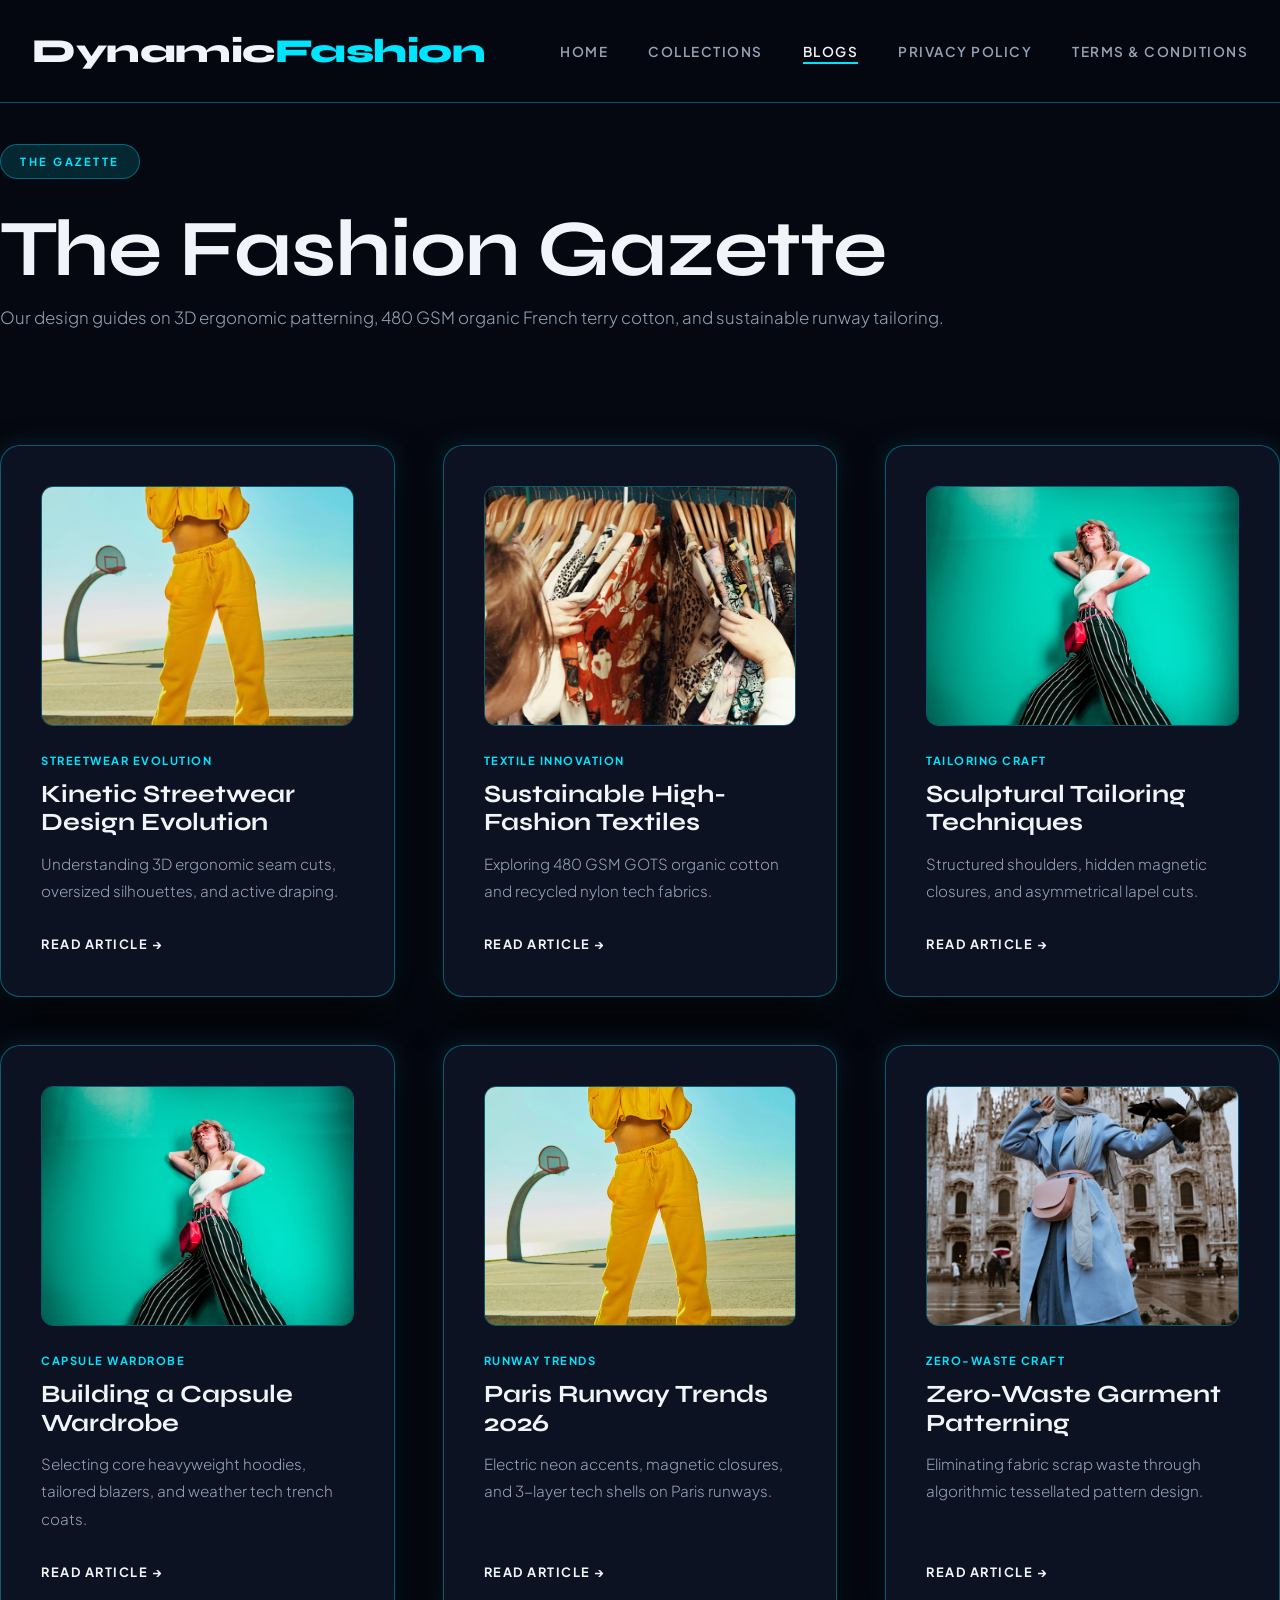
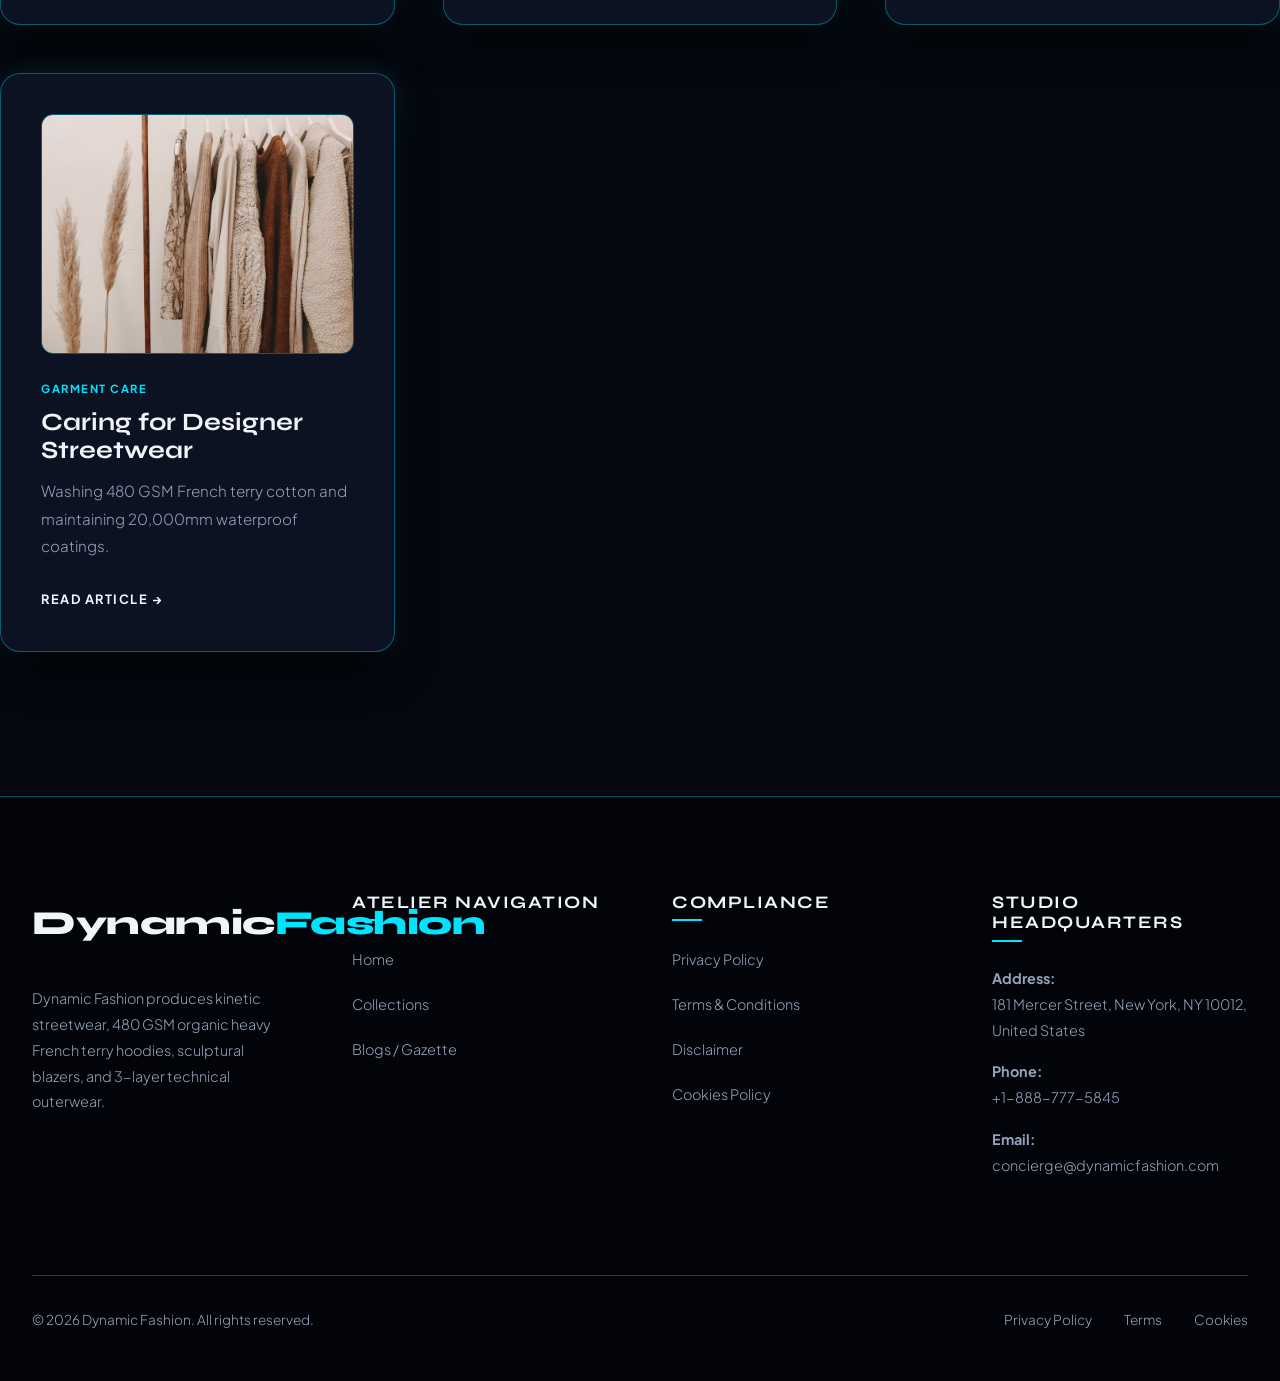
<file: blog/index.html>
<!DOCTYPE html>
<html lang="en">
<head>
    <!-- Google tag (gtag.js) -->
    <script async src="https://www.googletagmanager.com/gtag/js?id=G-0LY0HY7L01"></script>
    <script>
      window.dataLayer = window.dataLayer || [];
      function gtag(){dataLayer.push(arguments);}
      gtag('js', new Date());

      gtag('config', 'G-0LY0HY7L01');
    </script>
    <meta charset="UTF-8">
    <meta name="viewport" content="width=device-width, initial-scale=1.0">
    <meta name="description" content="The Fashion Gazette. Expert articles on kinetic streetwear design, 3D ergonomic patterning, 480 GSM organic cotton, and zero-waste tailoring.">
    <title>The Fashion Gazette | Dynamic Fashion</title>
    <link rel="stylesheet" href="../style.css">
</head>
<body>

    <!-- Header Navigation -->
    <header>
        <nav class="navbar">
            <a href="../index.php" class="logo">Dynamic<span>Fashion</span></a>
            <ul class="nav-links">
                <li><a href="../index.php">Home</a></li>
                <li><a href="../collections.html">Collections</a></li>
                <li><a href="index.html" class="active">Blogs</a></li>
                <li><a href="../privacy-policy.html">Privacy Policy</a></li>
                <li><a href="../terms.html">Terms & Conditions</a></li>
            </ul>
            <button class="menu-btn" aria-label="Toggle Navigation">
                <span></span>
                <span></span>
                <span></span>
            </button>
        </nav>
    </header>

    <!-- Main Content -->
    <main style="padding-top: 9rem; max-width: 1280px; margin: 0 auto;">
        
        <div class="section-title reveal-item">
            <span class="hero-badge">THE GAZETTE</span>
            <h1>The Fashion Gazette</h1>
            <p>Our design guides on 3D ergonomic patterning, 480 GSM organic French terry cotton, and sustainable runway tailoring.</p>
        </div>

        <section style="padding: 3rem 0 9rem;">
            <div class="features-grid">
                
                <!-- Blog 1 -->
                <div class="luxury-card reveal-item">
                    <div class="feature-img-wrapper">
                        <img src="../img/journal1.jpg" alt="The evolution of kinetic streetwear and 3D ergonomic patterning" loading="lazy">
                    </div>
                    <div class="feature-content">
                        <span class="blog-tag">Streetwear Evolution</span>
                        <h3>Kinetic Streetwear Design Evolution</h3>
                        <p class="blog-excerpt">Understanding 3D ergonomic seam cuts, oversized silhouettes, and active draping.</p>
                        <a href="kinetic-streetwear-design-evolution.html" class="blog-link">Read Article &rarr;</a>
                    </div>
                </div>

                <!-- Blog 2 -->
                <div class="luxury-card reveal-item">
                    <div class="feature-img-wrapper">
                        <img src="../img/craft.jpg" alt="Sustainable organic cotton and recycled nylon high fashion textiles" loading="lazy">
                    </div>
                    <div class="feature-content">
                        <span class="blog-tag">Textile Innovation</span>
                        <h3>Sustainable High-Fashion Textiles</h3>
                        <p class="blog-excerpt">Exploring 480 GSM GOTS organic cotton and recycled nylon tech fabrics.</p>
                        <a href="sustainable-high-fashion-textiles.html" class="blog-link">Read Article &rarr;</a>
                    </div>
                </div>

                <!-- Blog 3 -->
                <div class="luxury-card reveal-item">
                    <div class="feature-img-wrapper">
                        <img src="../img/journal2.jpg" alt="Sculptural tailoring and asymmetrical blazer architecture" loading="lazy">
                    </div>
                    <div class="feature-content">
                        <span class="blog-tag">Tailoring Craft</span>
                        <h3>Sculptural Tailoring Techniques</h3>
                        <p class="blog-excerpt">Structured shoulders, hidden magnetic closures, and asymmetrical lapel cuts.</p>
                        <a href="sculptural-tailoring-techniques.html" class="blog-link">Read Article &rarr;</a>
                    </div>
                </div>

                <!-- Blog 4 -->
                <div class="luxury-card reveal-item">
                    <div class="feature-img-wrapper">
                        <img src="../img/fashion1.jpg" alt="Building a capsule streetwear wardrobe with heavy hoodies" loading="lazy">
                    </div>
                    <div class="feature-content">
                        <span class="blog-tag">Capsule Wardrobe</span>
                        <h3>Building a Capsule Wardrobe</h3>
                        <p class="blog-excerpt">Selecting core heavyweight hoodies, tailored blazers, and weather tech trench coats.</p>
                        <a href="building-a-capsule-streetwear-wardrobe.html" class="blog-link">Read Article &rarr;</a>
                    </div>
                </div>

                <!-- Blog 5 -->
                <div class="luxury-card reveal-item">
                    <div class="feature-img-wrapper">
                        <img src="../img/hero_fashion.jpg" alt="Paris runway trends 2026 neon accents and technical outerwear" loading="lazy">
                    </div>
                    <div class="feature-content">
                        <span class="blog-tag">Runway Trends</span>
                        <h3>Paris Runway Trends 2026</h3>
                        <p class="blog-excerpt">Electric neon accents, magnetic closures, and 3-layer tech shells on Paris runways.</p>
                        <a href="paris-runway-trends-2026.html" class="blog-link">Read Article &rarr;</a>
                    </div>
                </div>

                <!-- Blog 6 -->
                <div class="luxury-card reveal-item">
                    <div class="feature-img-wrapper">
                        <img src="../img/fashion2.jpg" alt="Zero-waste garment patterning in high fashion" loading="lazy">
                    </div>
                    <div class="feature-content">
                        <span class="blog-tag">Zero-Waste Craft</span>
                        <h3>Zero-Waste Garment Patterning</h3>
                        <p class="blog-excerpt">Eliminating fabric scrap waste through algorithmic tessellated pattern design.</p>
                        <a href="zero-waste-garment-patterning.html" class="blog-link">Read Article &rarr;</a>
                    </div>
                </div>

                <!-- Blog 7 -->
                <div class="luxury-card reveal-item">
                    <div class="feature-img-wrapper">
                        <img src="../img/fashion3.jpg" alt="Washing and care guide for luxury heavy fleece and tech fabrics" loading="lazy">
                    </div>
                    <div class="feature-content">
                        <span class="blog-tag">Garment Care</span>
                        <h3>Caring for Designer Streetwear</h3>
                        <p class="blog-excerpt">Washing 480 GSM French terry cotton and maintaining 20,000mm waterproof coatings.</p>
                        <a href="caring-for-designer-streetwear.html" class="blog-link">Read Article &rarr;</a>
                    </div>
                </div>

            </div>
        </section>

    </main>

    <!-- Footer -->
    <footer>
        <div class="footer-container">
            <div class="footer-col" style="flex: 1.5;">
                <a href="../index.php" class="logo" style="margin-bottom: 2rem; display: inline-block;">Dynamic<span>Fashion</span></a>
                <p>Dynamic Fashion produces kinetic streetwear, 480 GSM organic heavy French terry hoodies, sculptural blazers, and 3-layer technical outerwear.</p>
            </div>
            <div class="footer-col">
                <h4>Atelier Navigation</h4>
                <ul>
                    <li><a href="../index.php">Home</a></li>
                    <li><a href="../collections.html">Collections</a></li>
                    <li><a href="index.html">Blogs / Gazette</a></li>
                </ul>
            </div>
            <div class="footer-col">
                <h4>Compliance</h4>
                <ul>
                    <li><a href="../privacy-policy.html">Privacy Policy</a></li>
                    <li><a href="../terms.html">Terms & Conditions</a></li>
                    <li><a href="../disclaimer.html">Disclaimer</a></li>
                    <li><a href="../cookies.html">Cookies Policy</a></li>
                </ul>
            </div>
            <div class="footer-col" style="flex: 1.2;">
                <h4>Studio Headquarters</h4>
                <p><strong>Address:</strong><br>181 Mercer Street, New York, NY 10012, United States</p>
                <p><strong>Phone:</strong><br>+1-888-777-5845</p>
                <p><strong>Email:</strong><br>concierge@dynamicfashion.com</p>
            </div>
        </div>
        <div class="footer-bottom">
            <p>&copy; 2026 Dynamic Fashion. All rights reserved.</p>
            <div class="footer-bottom-links">
                <a href="../privacy-policy.html">Privacy Policy</a>
                <a href="../terms.html">Terms</a>
                <a href="../cookies.html">Cookies</a>
            </div>
        </div>
    </footer>

    <script src="../script.js"></script>
</body>
</html>
</file>
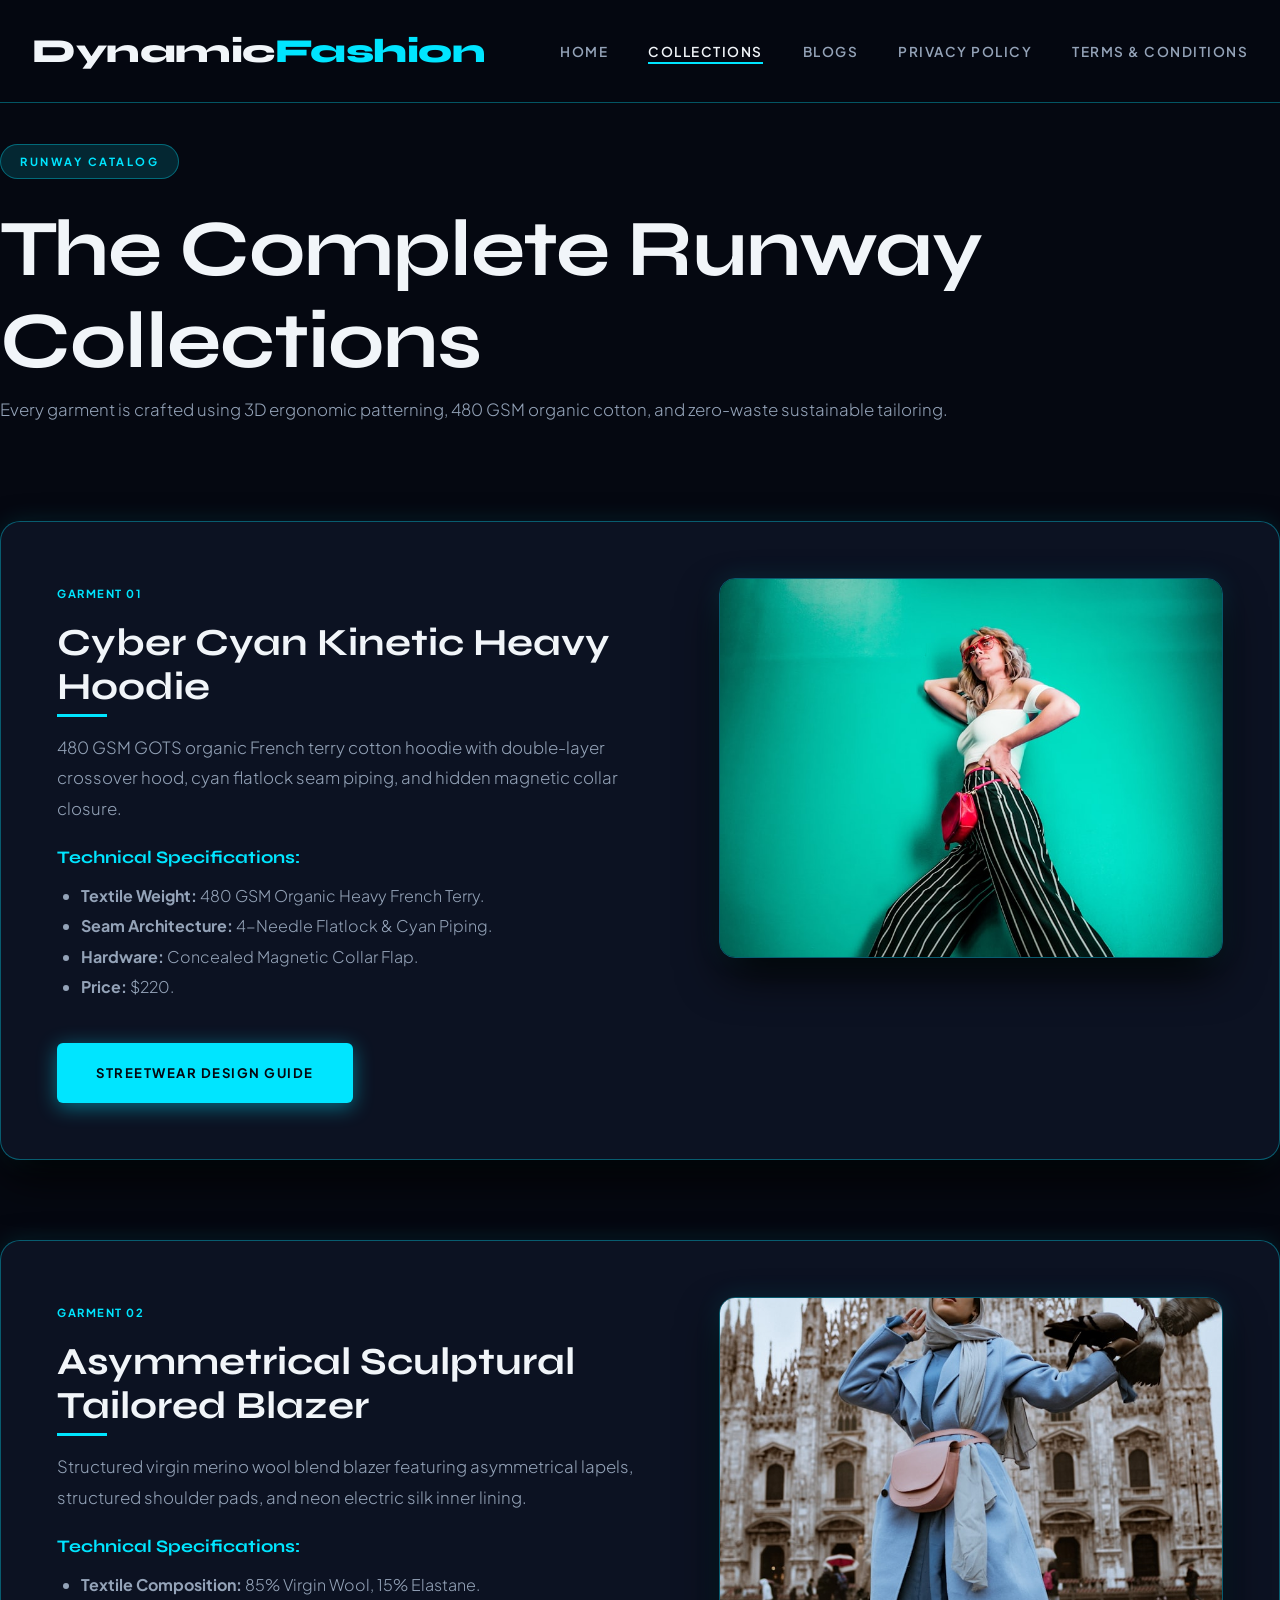
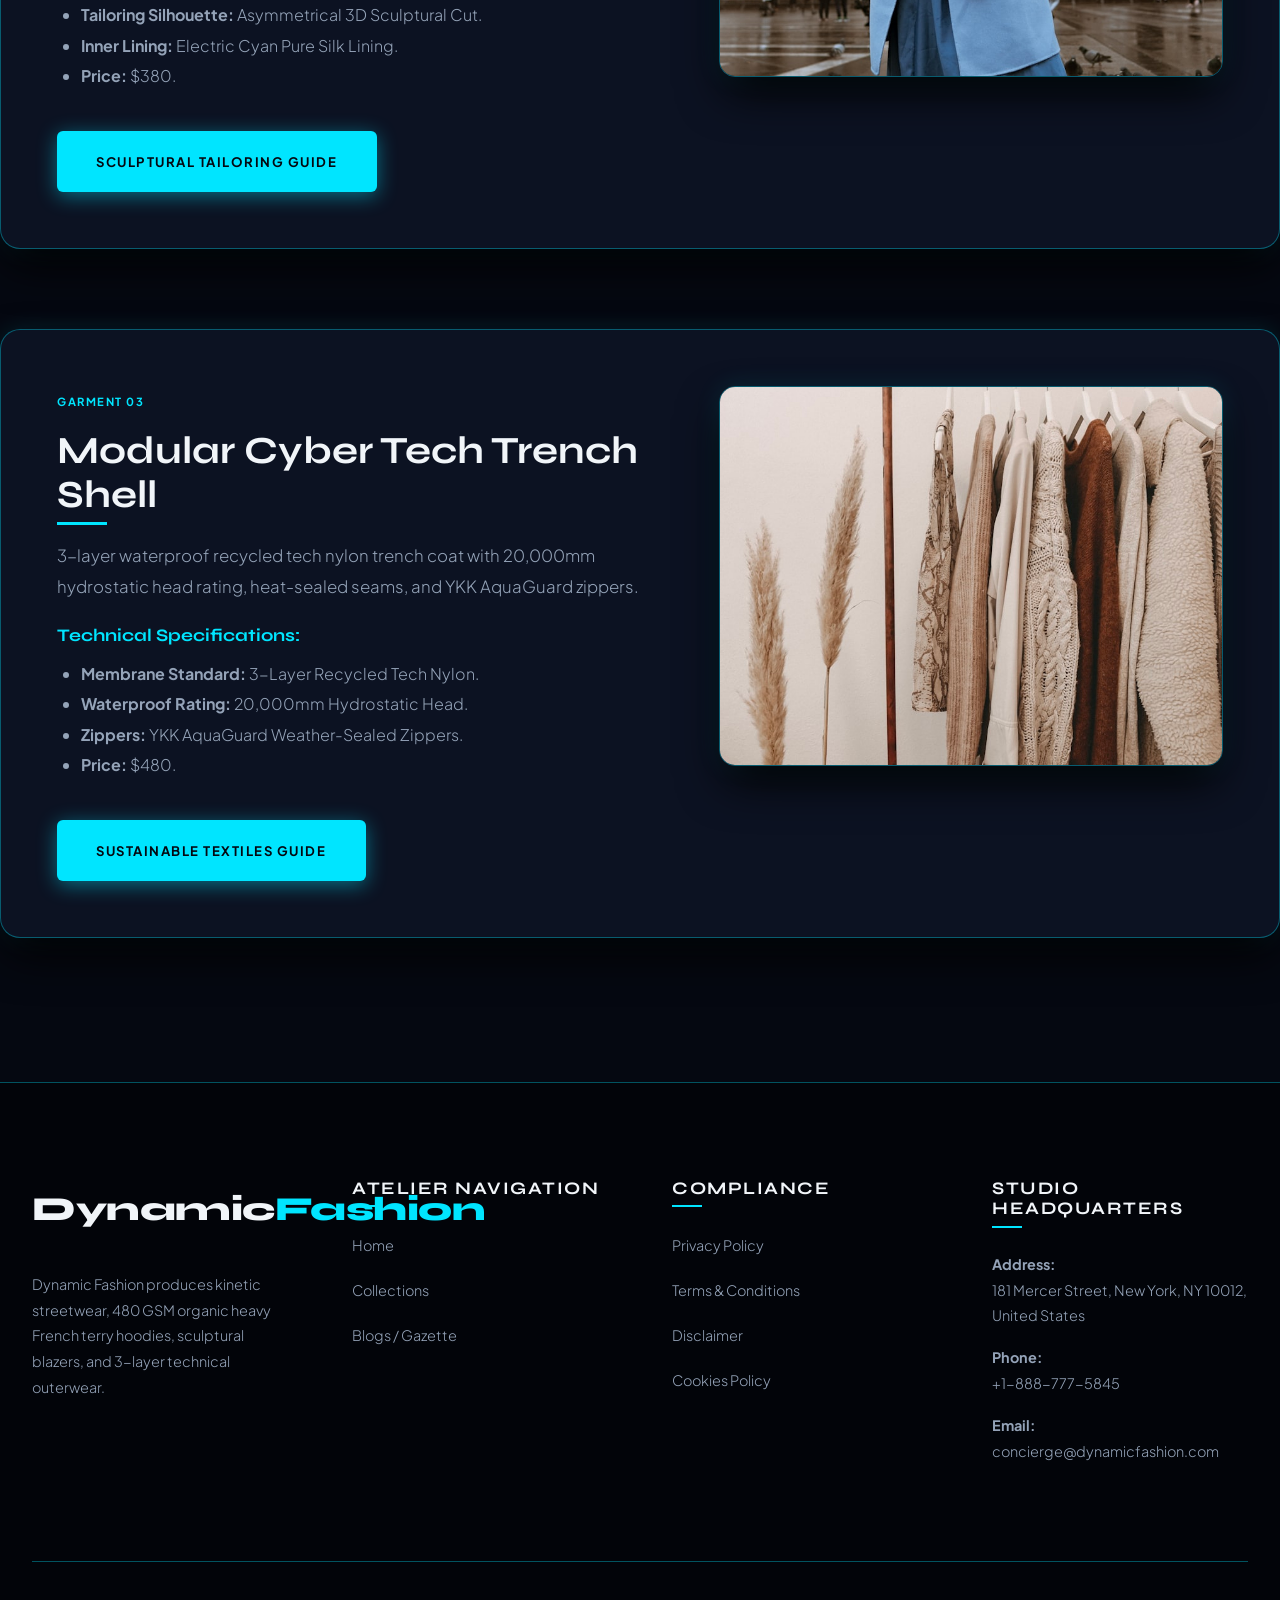
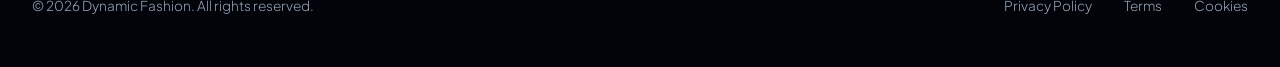
<file: collections.html>
<!DOCTYPE html>
<html lang="en">
<head>
    <!-- Google tag (gtag.js) -->
    <script async src="https://www.googletagmanager.com/gtag/js?id=G-0LY0HY7L01"></script>
    <script>
      window.dataLayer = window.dataLayer || [];
      function gtag(){dataLayer.push(arguments);}
      gtag('js', new Date());

      gtag('config', 'G-0LY0HY7L01');
    </script>
    <meta charset="UTF-8">
    <meta name="viewport" content="width=device-width, initial-scale=1.0">
    <meta name="description" content="Explore our complete runway collections catalog. Featuring 480 GSM organic heavy fleece hoodies, sculptural blazers, and technical trench coats.">
    <title>The Runway Collections | Dynamic Fashion</title>
    <link rel="stylesheet" href="style.css">
</head>
<body>

    <!-- Header Navigation -->
    <header>
        <nav class="navbar">
            <a href="index.php" class="logo">Dynamic<span>Fashion</span></a>
            <ul class="nav-links">
                <li><a href="index.php">Home</a></li>
                <li><a href="collections.html" class="active">Collections</a></li>
                <li><a href="blog/index.html">Blogs</a></li>
                <li><a href="privacy-policy.html">Privacy Policy</a></li>
                <li><a href="terms.html">Terms & Conditions</a></li>
            </ul>
            <button class="menu-btn" aria-label="Toggle Navigation">
                <span></span>
                <span></span>
                <span></span>
            </button>
        </nav>
    </header>

    <!-- Main Content Container -->
    <main style="padding-top: 9rem; max-width: 1280px; margin: 0 auto;">
        
        <div class="section-title reveal-item">
            <span class="hero-badge">RUNWAY CATALOG</span>
            <h1>The Complete Runway Collections</h1>
            <p>Every garment is crafted using 3D ergonomic patterning, 480 GSM organic cotton, and zero-waste sustainable tailoring.</p>
        </div>

        <!-- Catalog Detail Section -->
        <section style="padding: 2rem 0 9rem; display: flex; flex-direction: column; gap: 5rem;">
            
            <!-- Category 1: Cyber Cyan Kinetic Heavy Hoodie -->
            <div class="luxury-card reveal-item" style="padding: 3.5rem;">
                <div style="display: flex; justify-content: space-between; align-items: flex-start; flex-wrap: wrap; gap: 3rem;">
                    <div style="flex: 1.1; min-width: 320px;">
                        <span class="blog-tag">GARMENT 01</span>
                        <h2 style="font-size: 2.4rem; margin-top: 0.5rem; margin-bottom: 1.5rem; border-left: none; padding-left: 0;">Cyber Cyan Kinetic Heavy Hoodie</h2>
                        <p style="color: var(--color-fg-muted); font-size: 1.05rem; margin-bottom: 1.5rem; line-height: 1.8;">480 GSM GOTS organic French terry cotton hoodie with double-layer crossover hood, cyan flatlock seam piping, and hidden magnetic collar closure.</p>
                        
                        <h4 style="font-family: var(--font-heading); margin-bottom: 0.8rem; font-size: 1.1rem; color: var(--color-primary);">Technical Specifications:</h4>
                        <ul style="margin-left: 1.5rem; margin-bottom: 2.5rem; color: var(--color-fg-muted); line-height: 1.9;">
                            <li><strong>Textile Weight:</strong> 480 GSM Organic Heavy French Terry.</li>
                            <li><strong>Seam Architecture:</strong> 4-Needle Flatlock & Cyan Piping.</li>
                            <li><strong>Hardware:</strong> Concealed Magnetic Collar Flap.</li>
                            <li><strong>Price:</strong> $220.</li>
                        </ul>
                        <a href="blog/kinetic-streetwear-design-evolution.html" class="btn btn-primary">Streetwear Design Guide</a>
                    </div>
                    <div style="flex: 0.9; min-width: 320px; height: 380px; border-radius: 16px; overflow: hidden; border: 1px solid var(--color-border); box-shadow: var(--card-shadow);">
                        <img src="img/fashion1.jpg" alt="Oversized heavy fleece kinetic hoodie with sculptural paneling" style="width: 100%; height: 100%; object-fit: cover;">
                    </div>
                </div>
            </div>

            <!-- Category 2: Asymmetrical Sculptural Tailored Blazer -->
            <div class="luxury-card reveal-item" style="padding: 3.5rem;">
                <div style="display: flex; justify-content: space-between; align-items: flex-start; flex-wrap: wrap; gap: 3rem;">
                    <div style="flex: 1.1; min-width: 320px;">
                        <span class="blog-tag">GARMENT 02</span>
                        <h2 style="font-size: 2.4rem; margin-top: 0.5rem; margin-bottom: 1.5rem; border-left: none; padding-left: 0;">Asymmetrical Sculptural Tailored Blazer</h2>
                        <p style="color: var(--color-fg-muted); font-size: 1.05rem; margin-bottom: 1.5rem; line-height: 1.8;">Structured virgin merino wool blend blazer featuring asymmetrical lapels, structured shoulder pads, and neon electric silk inner lining.</p>
                        
                        <h4 style="font-family: var(--font-heading); margin-bottom: 0.8rem; font-size: 1.1rem; color: var(--color-primary);">Technical Specifications:</h4>
                        <ul style="margin-left: 1.5rem; margin-bottom: 2.5rem; color: var(--color-fg-muted); line-height: 1.9;">
                            <li><strong>Textile Composition:</strong> 85% Virgin Wool, 15% Elastane.</li>
                            <li><strong>Tailoring Silhouette:</strong> Asymmetrical 3D Sculptural Cut.</li>
                            <li><strong>Inner Lining:</strong> Electric Cyan Pure Silk Lining.</li>
                            <li><strong>Price:</strong> $380.</li>
                        </ul>
                        <a href="blog/sculptural-tailoring-techniques.html" class="btn btn-primary">Sculptural Tailoring Guide</a>
                    </div>
                    <div style="flex: 0.9; min-width: 320px; height: 380px; border-radius: 16px; overflow: hidden; border: 1px solid var(--color-border); box-shadow: var(--card-shadow);">
                        <img src="img/fashion2.jpg" alt="Tailored asymmetrical blazer with structured shoulder silhouette" style="width: 100%; height: 100%; object-fit: cover;">
                    </div>
                </div>
            </div>

            <!-- Category 3: Modular Cyber Tech Trench Shell -->
            <div class="luxury-card reveal-item" style="padding: 3.5rem;">
                <div style="display: flex; justify-content: space-between; align-items: flex-start; flex-wrap: wrap; gap: 3rem;">
                    <div style="flex: 1.1; min-width: 320px;">
                        <span class="blog-tag">GARMENT 03</span>
                        <h2 style="font-size: 2.4rem; margin-top: 0.5rem; margin-bottom: 1.5rem; border-left: none; padding-left: 0;">Modular Cyber Tech Trench Shell</h2>
                        <p style="color: var(--color-fg-muted); font-size: 1.05rem; margin-bottom: 1.5rem; line-height: 1.8;">3-layer waterproof recycled tech nylon trench coat with 20,000mm hydrostatic head rating, heat-sealed seams, and YKK AquaGuard zippers.</p>
                        
                        <h4 style="font-family: var(--font-heading); margin-bottom: 0.8rem; font-size: 1.1rem; color: var(--color-primary);">Technical Specifications:</h4>
                        <ul style="margin-left: 1.5rem; margin-bottom: 2.5rem; color: var(--color-fg-muted); line-height: 1.9;">
                            <li><strong>Membrane Standard:</strong> 3-Layer Recycled Tech Nylon.</li>
                            <li><strong>Waterproof Rating:</strong> 20,000mm Hydrostatic Head.</li>
                            <li><strong>Zippers:</strong> YKK AquaGuard Weather-Sealed Zippers.</li>
                            <li><strong>Price:</strong> $480.</li>
                        </ul>
                        <a href="blog/sustainable-high-fashion-textiles.html" class="btn btn-primary">Sustainable Textiles Guide</a>
                    </div>
                    <div style="flex: 0.9; min-width: 320px; height: 380px; border-radius: 16px; overflow: hidden; border: 1px solid var(--color-border); box-shadow: var(--card-shadow);">
                        <img src="img/fashion3.jpg" alt="Technical hardshell trench coat with neon accents" style="width: 100%; height: 100%; object-fit: cover;">
                    </div>
                </div>
            </div>

        </section>

    </main>

    <!-- Footer -->
    <footer>
        <div class="footer-container">
            <div class="footer-col" style="flex: 1.5;">
                <a href="index.php" class="logo" style="margin-bottom: 2rem; display: inline-block;">Dynamic<span>Fashion</span></a>
                <p>Dynamic Fashion produces kinetic streetwear, 480 GSM organic heavy French terry hoodies, sculptural blazers, and 3-layer technical outerwear.</p>
            </div>
            <div class="footer-col">
                <h4>Atelier Navigation</h4>
                <ul>
                    <li><a href="index.php">Home</a></li>
                    <li><a href="collections.html">Collections</a></li>
                    <li><a href="blog/index.html">Blogs / Gazette</a></li>
                </ul>
            </div>
            <div class="footer-col">
                <h4>Compliance</h4>
                <ul>
                    <li><a href="privacy-policy.html">Privacy Policy</a></li>
                    <li><a href="terms.html">Terms & Conditions</a></li>
                    <li><a href="disclaimer.html">Disclaimer</a></li>
                    <li><a href="cookies.html">Cookies Policy</a></li>
                </ul>
            </div>
            <div class="footer-col" style="flex: 1.2;">
                <h4>Studio Headquarters</h4>
                <p><strong>Address:</strong><br>181 Mercer Street, New York, NY 10012, United States</p>
                <p><strong>Phone:</strong><br>+1-888-777-5845</p>
                <p><strong>Email:</strong><br>concierge@dynamicfashion.com</p>
            </div>
        </div>
        <div class="footer-bottom">
            <p>&copy; 2026 Dynamic Fashion. All rights reserved.</p>
            <div class="footer-bottom-links">
                <a href="privacy-policy.html">Privacy Policy</a>
                <a href="terms.html">Terms</a>
                <a href="cookies.html">Cookies</a>
            </div>
        </div>
    </footer>

    <script src="script.js"></script>
</body>
</html>
</file>
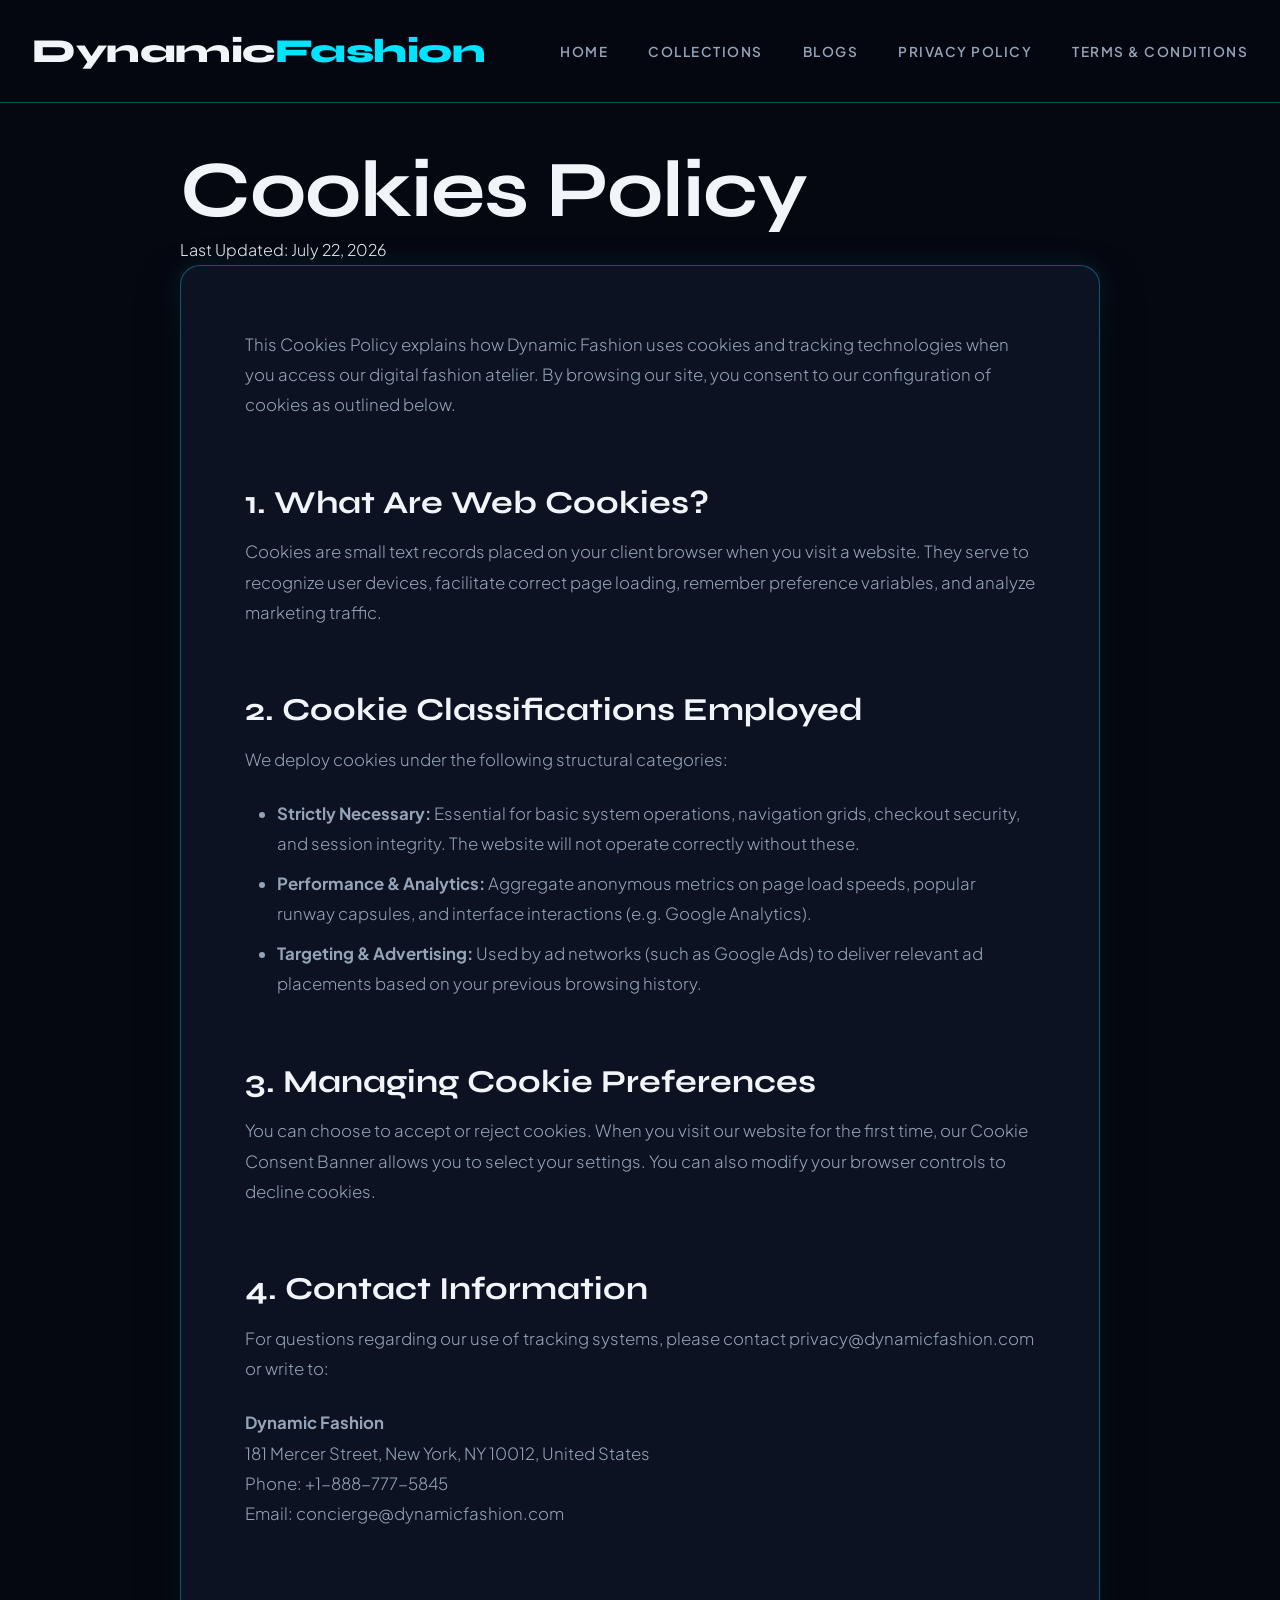
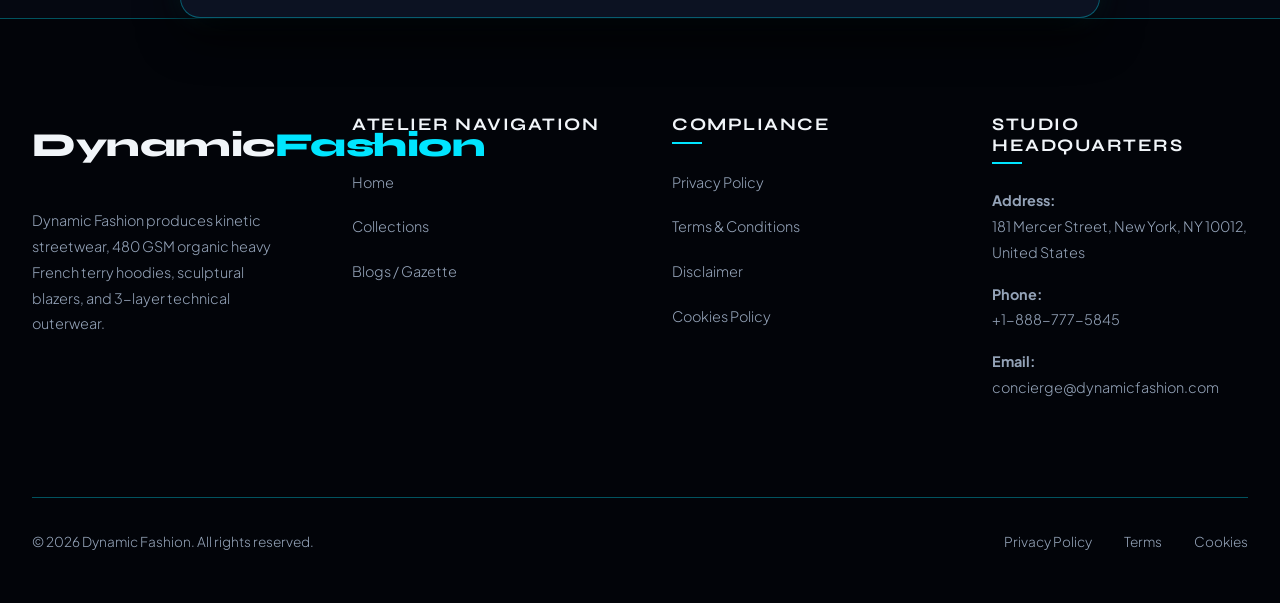
<file: cookies.html>
<!DOCTYPE html>
<html lang="en">
<head>
    <!-- Google tag (gtag.js) -->
    <script async src="https://www.googletagmanager.com/gtag/js?id=G-0LY0HY7L01"></script>
    <script>
      window.dataLayer = window.dataLayer || [];
      function gtag(){dataLayer.push(arguments);}
      gtag('js', new Date());

      gtag('config', 'G-0LY0HY7L01');
    </script>
    <meta charset="UTF-8">
    <meta name="viewport" content="width=device-width, initial-scale=1.0">
    <meta name="description" content="Cookies Policy for Dynamic Fashion. Learn how we use cookies, tracking analytics, and how to manage your choices.">
    <title>Cookies Policy | Dynamic Fashion</title>
    <link rel="stylesheet" href="style.css">
</head>
<body>

    <!-- Header Navigation -->
    <header>
        <nav class="navbar">
            <a href="index.php" class="logo">Dynamic<span>Fashion</span></a>
            <ul class="nav-links">
                <li><a href="index.php">Home</a></li>
                <li><a href="collections.html">Collections</a></li>
                <li><a href="blog/index.html">Blogs</a></li>
                <li><a href="privacy-policy.html">Privacy Policy</a></li>
                <li><a href="terms.html">Terms & Conditions</a></li>
            </ul>
            <button class="menu-btn" aria-label="Toggle Navigation">
                <span></span>
                <span></span>
                <span></span>
            </button>
        </nav>
    </header>

    <!-- Main Content Container -->
    <main class="compliance-page" style="margin: 0 auto;">
        <h1>Cookies Policy</h1>
        <div class="meta-info">Last Updated: July 22, 2026</div>

        <div class="legal-content">
            <p>This Cookies Policy explains how Dynamic Fashion uses cookies and tracking technologies when you access our digital fashion atelier. By browsing our site, you consent to our configuration of cookies as outlined below.</p>

            <h2>1. What Are Web Cookies?</h2>
            <p>Cookies are small text records placed on your client browser when you visit a website. They serve to recognize user devices, facilitate correct page loading, remember preference variables, and analyze marketing traffic.</p>

            <h2>2. Cookie Classifications Employed</h2>
            <p>We deploy cookies under the following structural categories:</p>
            <ul>
                <li><strong>Strictly Necessary:</strong> Essential for basic system operations, navigation grids, checkout security, and session integrity. The website will not operate correctly without these.</li>
                <li><strong>Performance & Analytics:</strong> Aggregate anonymous metrics on page load speeds, popular runway capsules, and interface interactions (e.g. Google Analytics).</li>
                <li><strong>Targeting & Advertising:</strong> Used by ad networks (such as Google Ads) to deliver relevant ad placements based on your previous browsing history.</li>
            </ul>

            <h2>3. Managing Cookie Preferences</h2>
            <p>You can choose to accept or reject cookies. When you visit our website for the first time, our Cookie Consent Banner allows you to select your settings. You can also modify your browser controls to decline cookies.</p>

            <h2>4. Contact Information</h2>
            <p>For questions regarding our use of tracking systems, please contact privacy@dynamicfashion.com or write to:</p>
            <p>
                <strong>Dynamic Fashion</strong><br>
                181 Mercer Street, New York, NY 10012, United States<br>
                Phone: +1-888-777-5845<br>
                Email: concierge@dynamicfashion.com
            </p>
        </div>
    </main>

    <!-- Footer -->
    <footer>
        <div class="footer-container">
            <div class="footer-col" style="flex: 1.5;">
                <a href="index.php" class="logo" style="margin-bottom: 2rem; display: inline-block;">Dynamic<span>Fashion</span></a>
                <p>Dynamic Fashion produces kinetic streetwear, 480 GSM organic heavy French terry hoodies, sculptural blazers, and 3-layer technical outerwear.</p>
            </div>
            <div class="footer-col">
                <h4>Atelier Navigation</h4>
                <ul>
                    <li><a href="index.php">Home</a></li>
                    <li><a href="collections.html">Collections</a></li>
                    <li><a href="blog/index.html">Blogs / Gazette</a></li>
                </ul>
            </div>
            <div class="footer-col">
                <h4>Compliance</h4>
                <ul>
                    <li><a href="privacy-policy.html">Privacy Policy</a></li>
                    <li><a href="terms.html">Terms & Conditions</a></li>
                    <li><a href="disclaimer.html">Disclaimer</a></li>
                    <li><a href="cookies.html">Cookies Policy</a></li>
                </ul>
            </div>
            <div class="footer-col" style="flex: 1.2;">
                <h4>Studio Headquarters</h4>
                <p><strong>Address:</strong><br>181 Mercer Street, New York, NY 10012, United States</p>
                <p><strong>Phone:</strong><br>+1-888-777-5845</p>
                <p><strong>Email:</strong><br>concierge@dynamicfashion.com</p>
            </div>
        </div>
        <div class="footer-bottom">
            <p>&copy; 2026 Dynamic Fashion. All rights reserved.</p>
            <div class="footer-bottom-links">
                <a href="privacy-policy.html">Privacy Policy</a>
                <a href="terms.html">Terms</a>
                <a href="cookies.html">Cookies</a>
            </div>
        </div>
    </footer>

    <script src="script.js"></script>
</body>
</html>
</file>
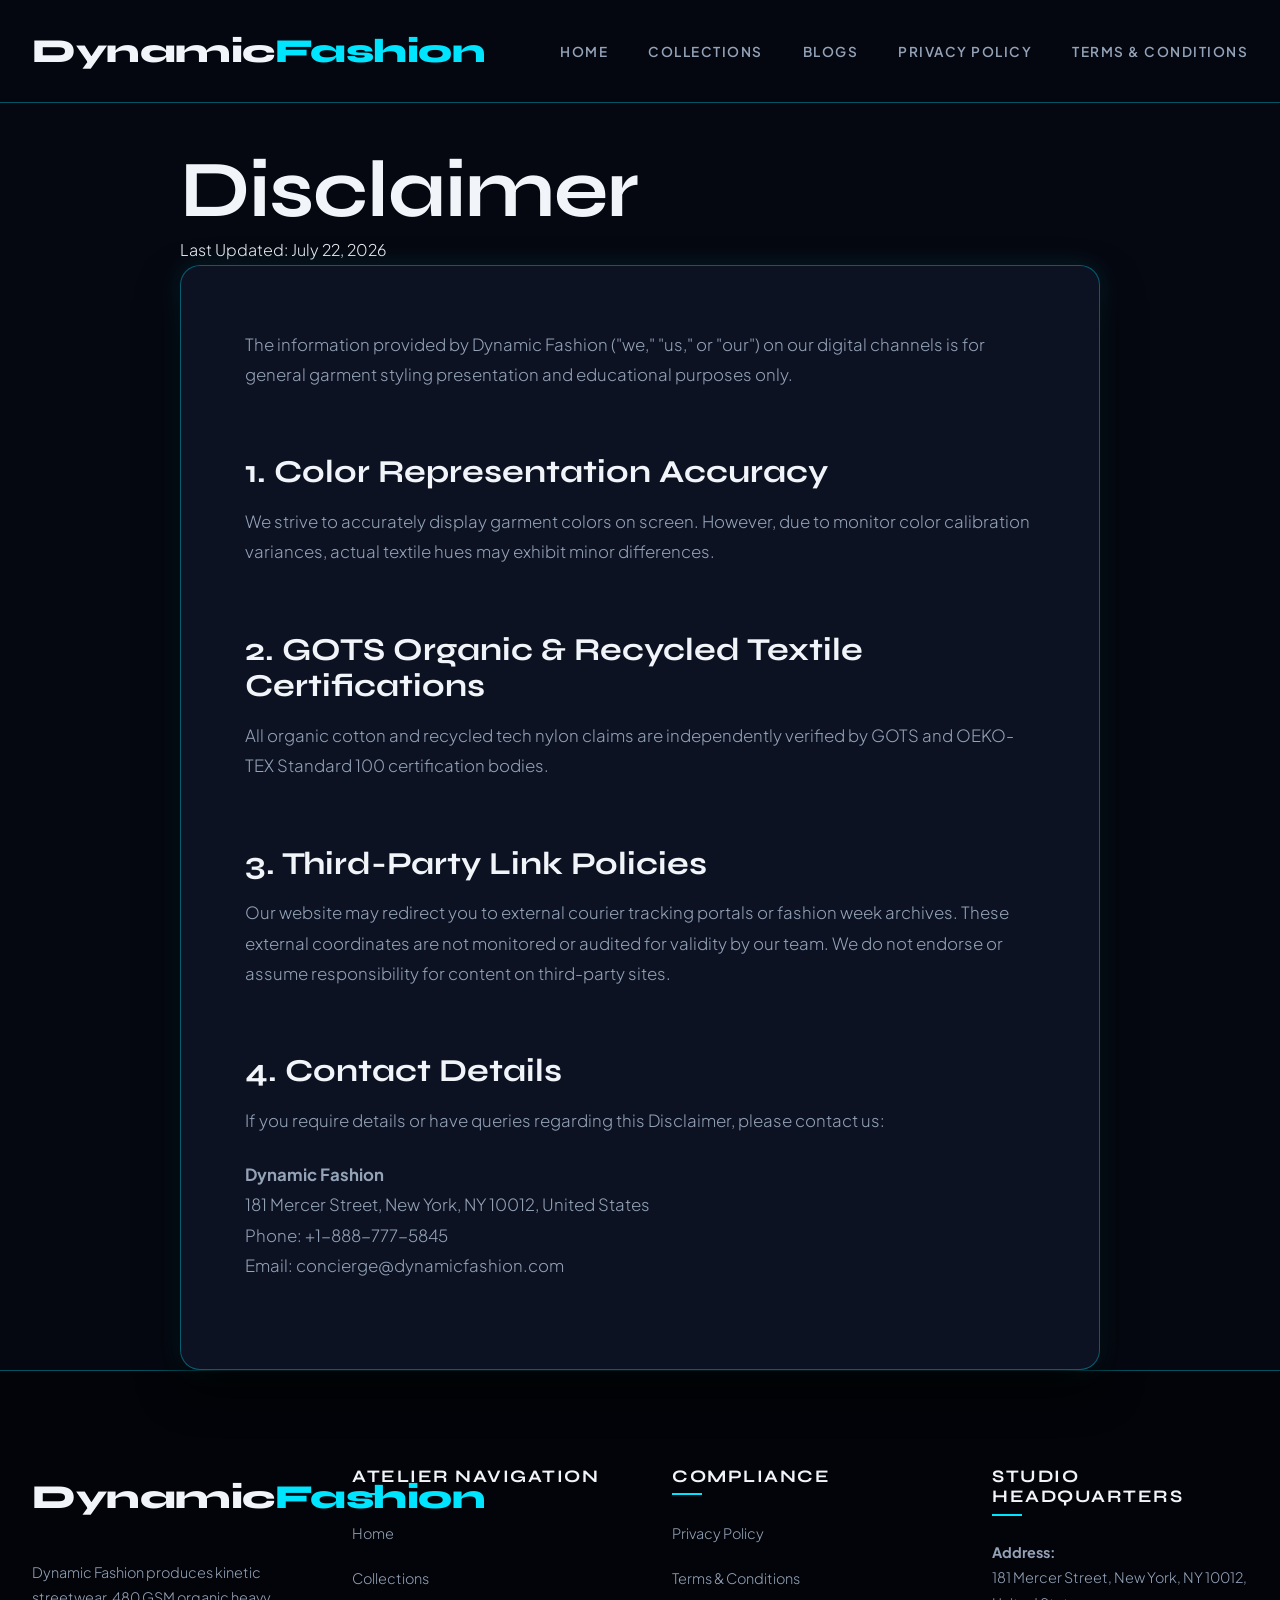
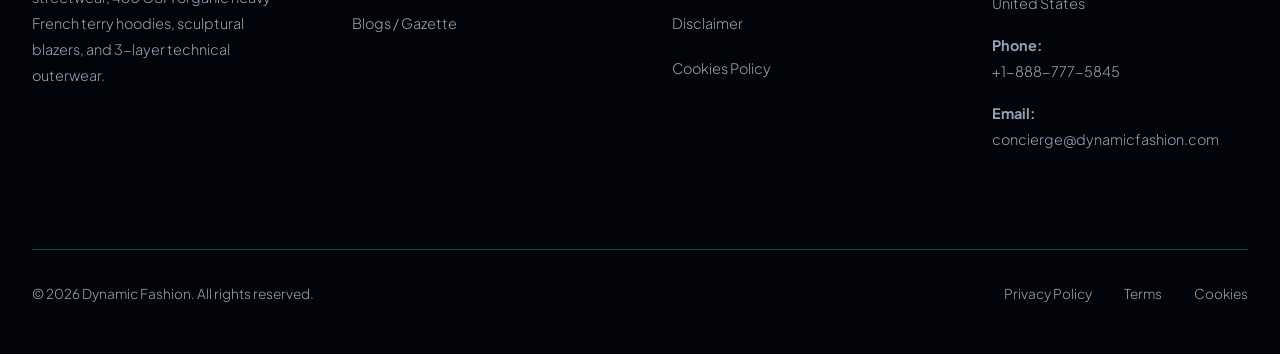
<file: disclaimer.html>
<!DOCTYPE html>
<html lang="en">
<head>
    <!-- Google tag (gtag.js) -->
    <script async src="https://www.googletagmanager.com/gtag/js?id=G-0LY0HY7L01"></script>
    <script>
      window.dataLayer = window.dataLayer || [];
      function gtag(){dataLayer.push(arguments);}
      gtag('js', new Date());

      gtag('config', 'G-0LY0HY7L01');
    </script>
    <meta charset="UTF-8">
    <meta name="viewport" content="width=device-width, initial-scale=1.0">
    <meta name="description" content="Disclaimer for Dynamic Fashion. Learn about garment color representations, organic cotton certifications, and third-party links.">
    <title>Disclaimer | Dynamic Fashion</title>
    <link rel="stylesheet" href="style.css">
</head>
<body>

    <!-- Header Navigation -->
    <header>
        <nav class="navbar">
            <a href="index.php" class="logo">Dynamic<span>Fashion</span></a>
            <ul class="nav-links">
                <li><a href="index.php">Home</a></li>
                <li><a href="collections.html">Collections</a></li>
                <li><a href="blog/index.html">Blogs</a></li>
                <li><a href="privacy-policy.html">Privacy Policy</a></li>
                <li><a href="terms.html">Terms & Conditions</a></li>
            </ul>
            <button class="menu-btn" aria-label="Toggle Navigation">
                <span></span>
                <span></span>
                <span></span>
            </button>
        </nav>
    </header>

    <!-- Main Content Container -->
    <main class="compliance-page" style="margin: 0 auto;">
        <h1>Disclaimer</h1>
        <div class="meta-info">Last Updated: July 22, 2026</div>

        <div class="legal-content">
            <p>The information provided by Dynamic Fashion ("we," "us," or "our") on our digital channels is for general garment styling presentation and educational purposes only.</p>

            <h2>1. Color Representation Accuracy</h2>
            <p>We strive to accurately display garment colors on screen. However, due to monitor color calibration variances, actual textile hues may exhibit minor differences.</p>

            <h2>2. GOTS Organic & Recycled Textile Certifications</h2>
            <p>All organic cotton and recycled tech nylon claims are independently verified by GOTS and OEKO-TEX Standard 100 certification bodies.</p>

            <h2>3. Third-Party Link Policies</h2>
            <p>Our website may redirect you to external courier tracking portals or fashion week archives. These external coordinates are not monitored or audited for validity by our team. We do not endorse or assume responsibility for content on third-party sites.</p>

            <h2>4. Contact Details</h2>
            <p>If you require details or have queries regarding this Disclaimer, please contact us:</p>
            <p>
                <strong>Dynamic Fashion</strong><br>
                181 Mercer Street, New York, NY 10012, United States<br>
                Phone: +1-888-777-5845<br>
                Email: concierge@dynamicfashion.com
            </p>
        </div>
    </main>

    <!-- Footer -->
    <footer>
        <div class="footer-container">
            <div class="footer-col" style="flex: 1.5;">
                <a href="index.php" class="logo" style="margin-bottom: 2rem; display: inline-block;">Dynamic<span>Fashion</span></a>
                <p>Dynamic Fashion produces kinetic streetwear, 480 GSM organic heavy French terry hoodies, sculptural blazers, and 3-layer technical outerwear.</p>
            </div>
            <div class="footer-col">
                <h4>Atelier Navigation</h4>
                <ul>
                    <li><a href="index.php">Home</a></li>
                    <li><a href="collections.html">Collections</a></li>
                    <li><a href="blog/index.html">Blogs / Gazette</a></li>
                </ul>
            </div>
            <div class="footer-col">
                <h4>Compliance</h4>
                <ul>
                    <li><a href="privacy-policy.html">Privacy Policy</a></li>
                    <li><a href="terms.html">Terms & Conditions</a></li>
                    <li><a href="disclaimer.html">Disclaimer</a></li>
                    <li><a href="cookies.html">Cookies Policy</a></li>
                </ul>
            </div>
            <div class="footer-col" style="flex: 1.2;">
                <h4>Studio Headquarters</h4>
                <p><strong>Address:</strong><br>181 Mercer Street, New York, NY 10012, United States</p>
                <p><strong>Phone:</strong><br>+1-888-777-5845</p>
                <p><strong>Email:</strong><br>concierge@dynamicfashion.com</p>
            </div>
        </div>
        <div class="footer-bottom">
            <p>&copy; 2026 Dynamic Fashion. All rights reserved.</p>
            <div class="footer-bottom-links">
                <a href="privacy-policy.html">Privacy Policy</a>
                <a href="terms.html">Terms</a>
                <a href="cookies.html">Cookies</a>
            </div>
        </div>
    </footer>

    <script src="script.js"></script>
</body>
</html>
</file>
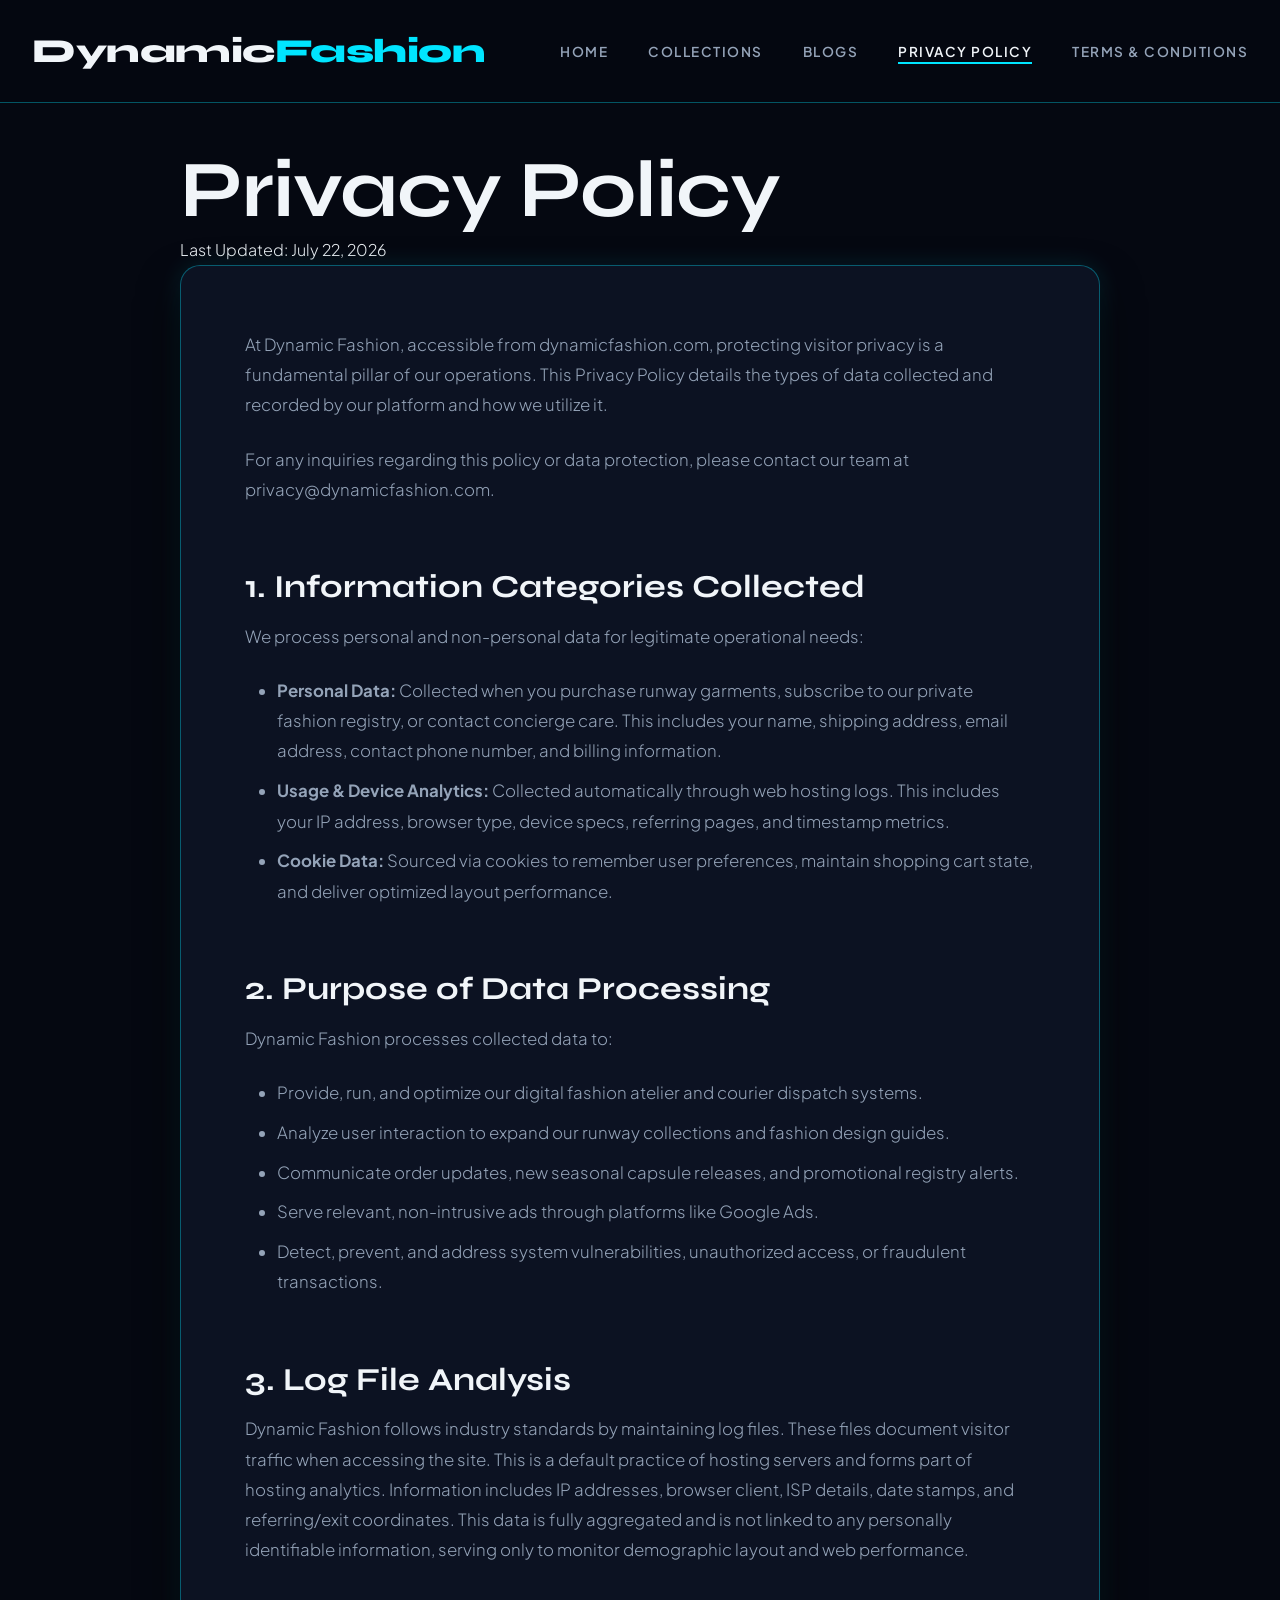
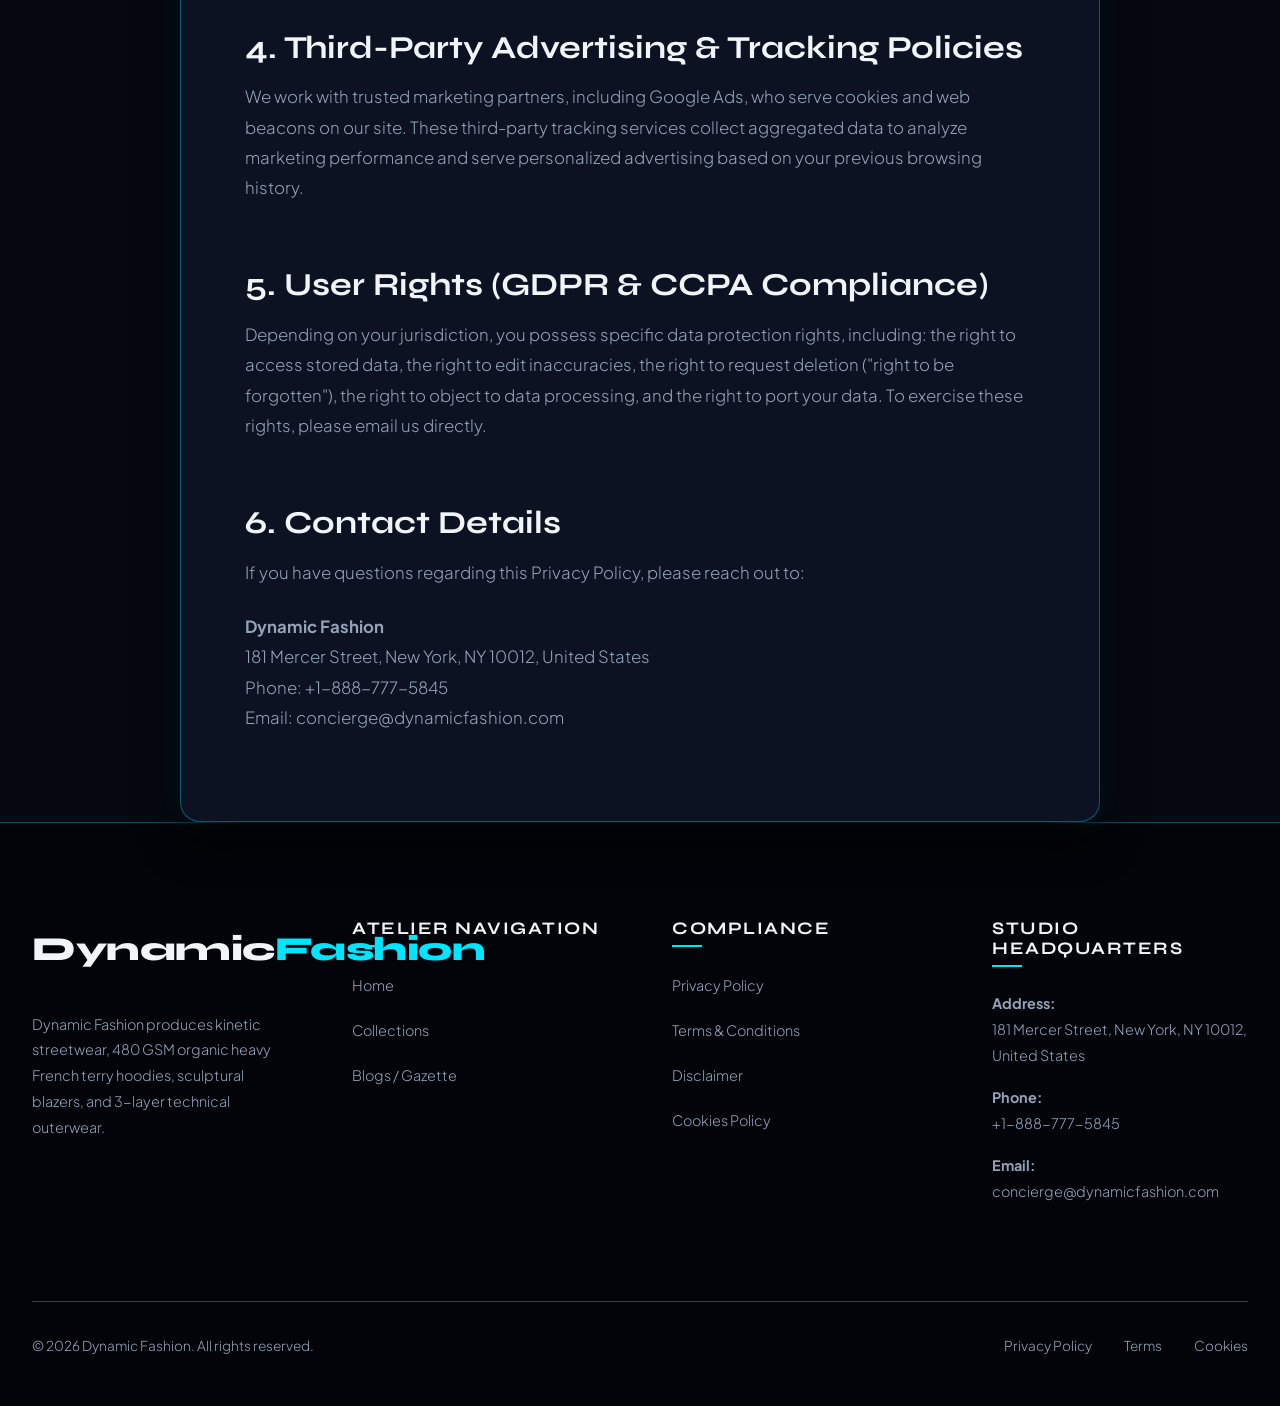
<file: privacy-policy.html>
<!DOCTYPE html>
<html lang="en">
<head>
    <!-- Google tag (gtag.js) -->
    <script async src="https://www.googletagmanager.com/gtag/js?id=G-0LY0HY7L01"></script>
    <script>
      window.dataLayer = window.dataLayer || [];
      function gtag(){dataLayer.push(arguments);}
      gtag('js', new Date());

      gtag('config', 'G-0LY0HY7L01');
    </script>
    <meta charset="UTF-8">
    <meta name="viewport" content="width=device-width, initial-scale=1.0">
    <meta name="description" content="Privacy Policy for Dynamic Fashion. Learn how we collect, protect, and process user data, order transactions, and site analytics.">
    <title>Privacy Policy | Dynamic Fashion</title>
    <link rel="stylesheet" href="style.css">
</head>
<body>

    <!-- Header Navigation -->
    <header>
        <nav class="navbar">
            <a href="index.php" class="logo">Dynamic<span>Fashion</span></a>
            <ul class="nav-links">
                <li><a href="index.php">Home</a></li>
                <li><a href="collections.html">Collections</a></li>
                <li><a href="blog/index.html">Blogs</a></li>
                <li><a href="privacy-policy.html" class="active">Privacy Policy</a></li>
                <li><a href="terms.html">Terms & Conditions</a></li>
            </ul>
            <button class="menu-btn" aria-label="Toggle Navigation">
                <span></span>
                <span></span>
                <span></span>
            </button>
        </nav>
    </header>

    <!-- Main Content Container -->
    <main class="compliance-page" style="margin: 0 auto;">
        <h1>Privacy Policy</h1>
        <div class="meta-info">Last Updated: July 22, 2026</div>

        <div class="legal-content">
            <p>At Dynamic Fashion, accessible from dynamicfashion.com, protecting visitor privacy is a fundamental pillar of our operations. This Privacy Policy details the types of data collected and recorded by our platform and how we utilize it.</p>
            
            <p>For any inquiries regarding this policy or data protection, please contact our team at privacy@dynamicfashion.com.</p>

            <h2>1. Information Categories Collected</h2>
            <p>We process personal and non-personal data for legitimate operational needs:</p>
            <ul>
                <li><strong>Personal Data:</strong> Collected when you purchase runway garments, subscribe to our private fashion registry, or contact concierge care. This includes your name, shipping address, email address, contact phone number, and billing information.</li>
                <li><strong>Usage & Device Analytics:</strong> Collected automatically through web hosting logs. This includes your IP address, browser type, device specs, referring pages, and timestamp metrics.</li>
                <li><strong>Cookie Data:</strong> Sourced via cookies to remember user preferences, maintain shopping cart state, and deliver optimized layout performance.</li>
            </ul>

            <h2>2. Purpose of Data Processing</h2>
            <p>Dynamic Fashion processes collected data to:</p>
            <ul>
                <li>Provide, run, and optimize our digital fashion atelier and courier dispatch systems.</li>
                <li>Analyze user interaction to expand our runway collections and fashion design guides.</li>
                <li>Communicate order updates, new seasonal capsule releases, and promotional registry alerts.</li>
                <li>Serve relevant, non-intrusive ads through platforms like Google Ads.</li>
                <li>Detect, prevent, and address system vulnerabilities, unauthorized access, or fraudulent transactions.</li>
            </ul>

            <h2>3. Log File Analysis</h2>
            <p>Dynamic Fashion follows industry standards by maintaining log files. These files document visitor traffic when accessing the site. This is a default practice of hosting servers and forms part of hosting analytics. Information includes IP addresses, browser client, ISP details, date stamps, and referring/exit coordinates. This data is fully aggregated and is not linked to any personally identifiable information, serving only to monitor demographic layout and web performance.</p>

            <h2>4. Third-Party Advertising & Tracking Policies</h2>
            <p>We work with trusted marketing partners, including Google Ads, who serve cookies and web beacons on our site. These third-party tracking services collect aggregated data to analyze marketing performance and serve personalized advertising based on your previous browsing history.</p>

            <h2>5. User Rights (GDPR & CCPA Compliance)</h2>
            <p>Depending on your jurisdiction, you possess specific data protection rights, including: the right to access stored data, the right to edit inaccuracies, the right to request deletion ("right to be forgotten"), the right to object to data processing, and the right to port your data. To exercise these rights, please email us directly.</p>

            <h2>6. Contact Details</h2>
            <p>If you have questions regarding this Privacy Policy, please reach out to:</p>
            <p>
                <strong>Dynamic Fashion</strong><br>
                181 Mercer Street, New York, NY 10012, United States<br>
                Phone: +1-888-777-5845<br>
                Email: concierge@dynamicfashion.com
            </p>
        </div>
    </main>

    <!-- Footer -->
    <footer>
        <div class="footer-container">
            <div class="footer-col" style="flex: 1.5;">
                <a href="index.php" class="logo" style="margin-bottom: 2rem; display: inline-block;">Dynamic<span>Fashion</span></a>
                <p>Dynamic Fashion produces kinetic streetwear, 480 GSM organic heavy French terry hoodies, sculptural blazers, and 3-layer technical outerwear.</p>
            </div>
            <div class="footer-col">
                <h4>Atelier Navigation</h4>
                <ul>
                    <li><a href="index.php">Home</a></li>
                    <li><a href="collections.html">Collections</a></li>
                    <li><a href="blog/index.html">Blogs / Gazette</a></li>
                </ul>
            </div>
            <div class="footer-col">
                <h4>Compliance</h4>
                <ul>
                    <li><a href="privacy-policy.html">Privacy Policy</a></li>
                    <li><a href="terms.html">Terms & Conditions</a></li>
                    <li><a href="disclaimer.html">Disclaimer</a></li>
                    <li><a href="cookies.html">Cookies Policy</a></li>
                </ul>
            </div>
            <div class="footer-col" style="flex: 1.2;">
                <h4>Studio Headquarters</h4>
                <p><strong>Address:</strong><br>181 Mercer Street, New York, NY 10012, United States</p>
                <p><strong>Phone:</strong><br>+1-888-777-5845</p>
                <p><strong>Email:</strong><br>concierge@dynamicfashion.com</p>
            </div>
        </div>
        <div class="footer-bottom">
            <p>&copy; 2026 Dynamic Fashion. All rights reserved.</p>
            <div class="footer-bottom-links">
                <a href="privacy-policy.html">Privacy Policy</a>
                <a href="terms.html">Terms</a>
                <a href="cookies.html">Cookies</a>
            </div>
        </div>
    </footer>

    <script src="script.js"></script>
</body>
</html>
</file>
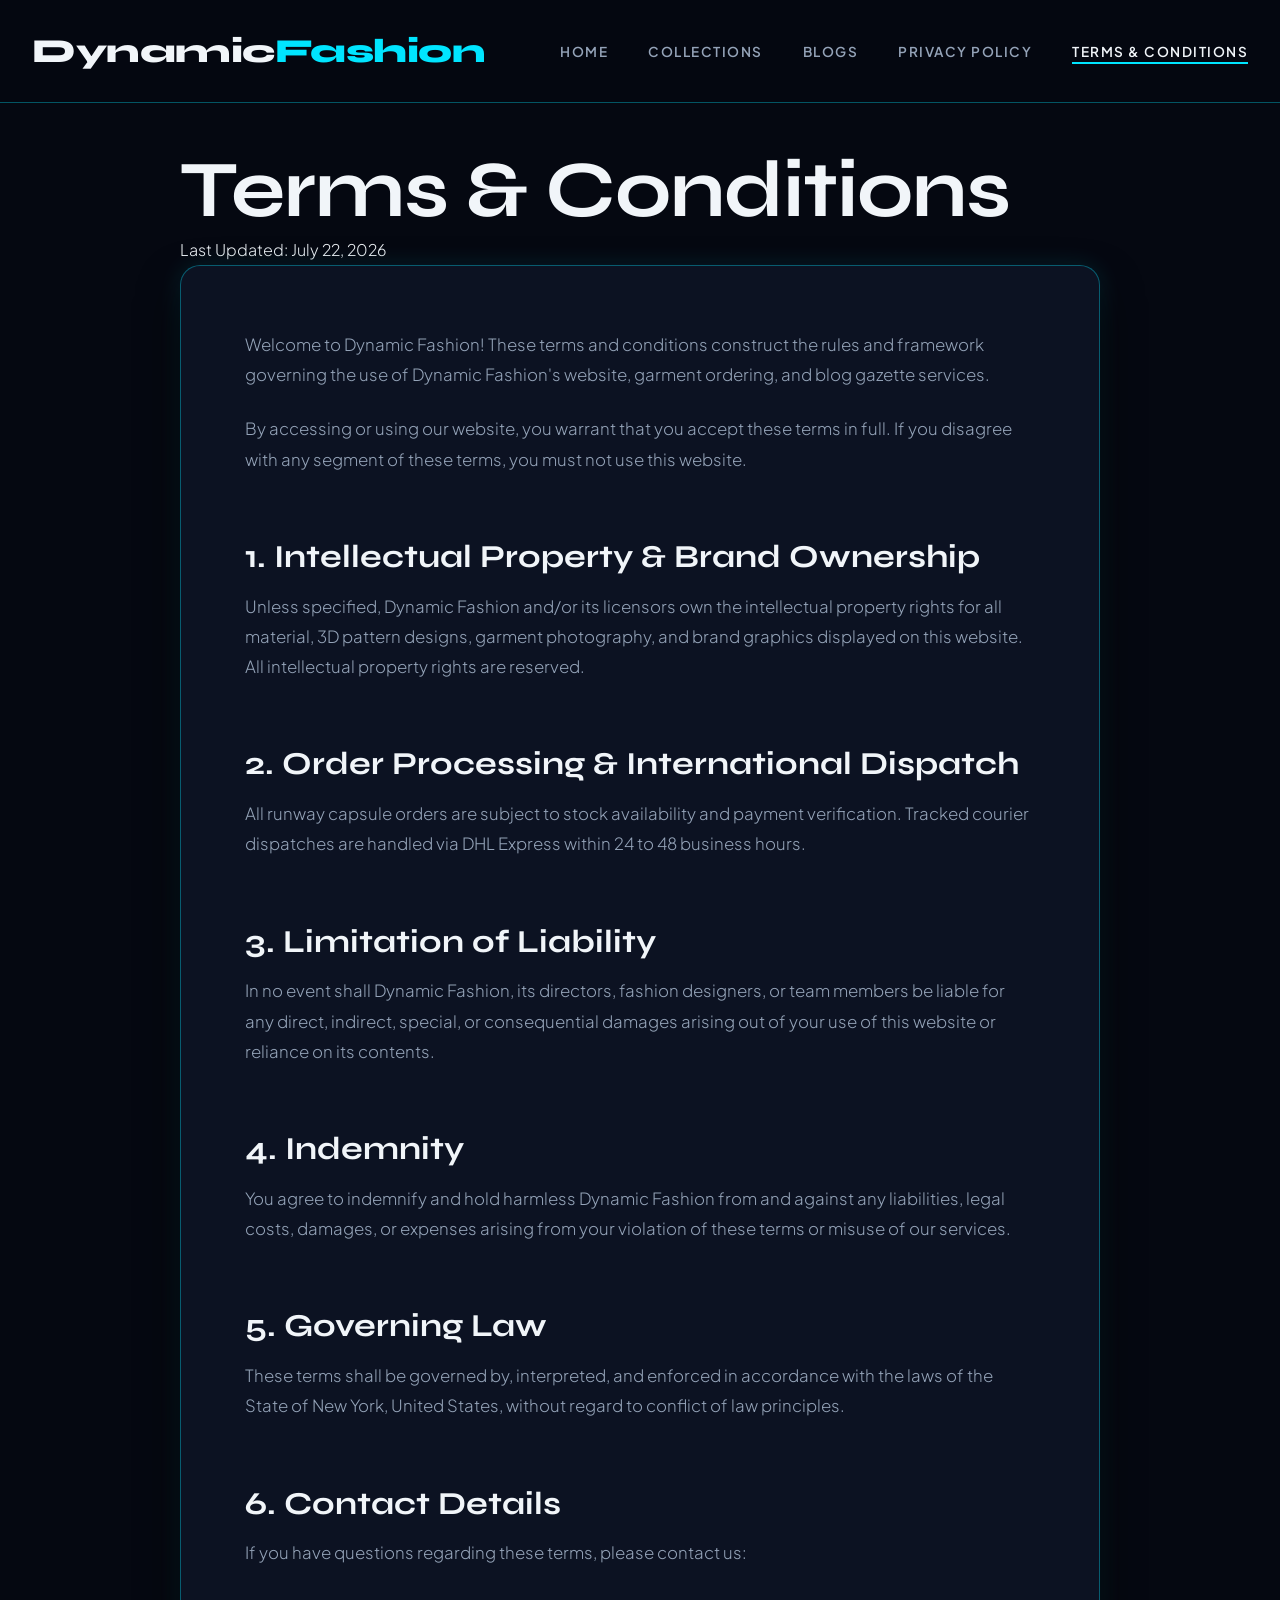
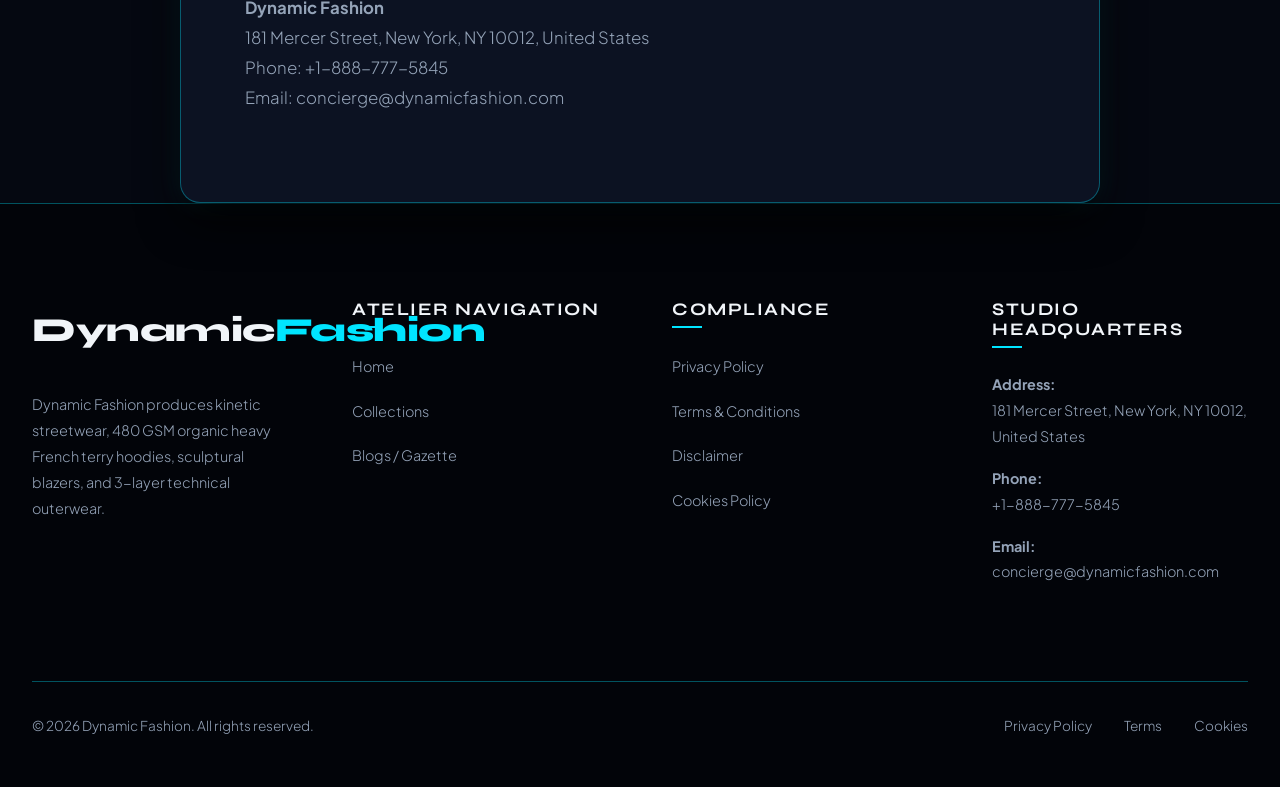
<file: terms.html>
<!DOCTYPE html>
<html lang="en">
<head>
    <!-- Google tag (gtag.js) -->
    <script async src="https://www.googletagmanager.com/gtag/js?id=G-0LY0HY7L01"></script>
    <script>
      window.dataLayer = window.dataLayer || [];
      function gtag(){dataLayer.push(arguments);}
      gtag('js', new Date());

      gtag('config', 'G-0LY0HY7L01');
    </script>
    <meta charset="UTF-8">
    <meta name="viewport" content="width=device-width, initial-scale=1.0">
    <meta name="description" content="Terms and Conditions for Dynamic Fashion. Review atelier usage rules, purchasing policies, and intellectual property.">
    <title>Terms & Conditions | Dynamic Fashion</title>
    <link rel="stylesheet" href="style.css">
</head>
<body>

    <!-- Header Navigation -->
    <header>
        <nav class="navbar">
            <a href="index.php" class="logo">Dynamic<span>Fashion</span></a>
            <ul class="nav-links">
                <li><a href="index.php">Home</a></li>
                <li><a href="collections.html">Collections</a></li>
                <li><a href="blog/index.html">Blogs</a></li>
                <li><a href="privacy-policy.html">Privacy Policy</a></li>
                <li><a href="terms.html" class="active">Terms & Conditions</a></li>
            </ul>
            <button class="menu-btn" aria-label="Toggle Navigation">
                <span></span>
                <span></span>
                <span></span>
            </button>
        </nav>
    </header>

    <!-- Main Content Container -->
    <main class="compliance-page" style="margin: 0 auto;">
        <h1>Terms & Conditions</h1>
        <div class="meta-info">Last Updated: July 22, 2026</div>

        <div class="legal-content">
            <p>Welcome to Dynamic Fashion! These terms and conditions construct the rules and framework governing the use of Dynamic Fashion's website, garment ordering, and blog gazette services.</p>
            
            <p>By accessing or using our website, you warrant that you accept these terms in full. If you disagree with any segment of these terms, you must not use this website.</p>

            <h2>1. Intellectual Property & Brand Ownership</h2>
            <p>Unless specified, Dynamic Fashion and/or its licensors own the intellectual property rights for all material, 3D pattern designs, garment photography, and brand graphics displayed on this website. All intellectual property rights are reserved.</p>

            <h2>2. Order Processing & International Dispatch</h2>
            <p>All runway capsule orders are subject to stock availability and payment verification. Tracked courier dispatches are handled via DHL Express within 24 to 48 business hours.</p>

            <h2>3. Limitation of Liability</h2>
            <p>In no event shall Dynamic Fashion, its directors, fashion designers, or team members be liable for any direct, indirect, special, or consequential damages arising out of your use of this website or reliance on its contents.</p>

            <h2>4. Indemnity</h2>
            <p>You agree to indemnify and hold harmless Dynamic Fashion from and against any liabilities, legal costs, damages, or expenses arising from your violation of these terms or misuse of our services.</p>

            <h2>5. Governing Law</h2>
            <p>These terms shall be governed by, interpreted, and enforced in accordance with the laws of the State of New York, United States, without regard to conflict of law principles.</p>

            <h2>6. Contact Details</h2>
            <p>If you have questions regarding these terms, please contact us:</p>
            <p>
                <strong>Dynamic Fashion</strong><br>
                181 Mercer Street, New York, NY 10012, United States<br>
                Phone: +1-888-777-5845<br>
                Email: concierge@dynamicfashion.com
            </p>
        </div>
    </main>

    <!-- Footer -->
    <footer>
        <div class="footer-container">
            <div class="footer-col" style="flex: 1.5;">
                <a href="index.php" class="logo" style="margin-bottom: 2rem; display: inline-block;">Dynamic<span>Fashion</span></a>
                <p>Dynamic Fashion produces kinetic streetwear, 480 GSM organic heavy French terry hoodies, sculptural blazers, and 3-layer technical outerwear.</p>
            </div>
            <div class="footer-col">
                <h4>Atelier Navigation</h4>
                <ul>
                    <li><a href="index.php">Home</a></li>
                    <li><a href="collections.html">Collections</a></li>
                    <li><a href="blog/index.html">Blogs / Gazette</a></li>
                </ul>
            </div>
            <div class="footer-col">
                <h4>Compliance</h4>
                <ul>
                    <li><a href="privacy-policy.html">Privacy Policy</a></li>
                    <li><a href="terms.html">Terms & Conditions</a></li>
                    <li><a href="disclaimer.html">Disclaimer</a></li>
                    <li><a href="cookies.html">Cookies Policy</a></li>
                </ul>
            </div>
            <div class="footer-col" style="flex: 1.2;">
                <h4>Studio Headquarters</h4>
                <p><strong>Address:</strong><br>181 Mercer Street, New York, NY 10012, United States</p>
                <p><strong>Phone:</strong><br>+1-888-777-5845</p>
                <p><strong>Email:</strong><br>concierge@dynamicfashion.com</p>
            </div>
        </div>
        <div class="footer-bottom">
            <p>&copy; 2026 Dynamic Fashion. All rights reserved.</p>
            <div class="footer-bottom-links">
                <a href="privacy-policy.html">Privacy Policy</a>
                <a href="terms.html">Terms</a>
                <a href="cookies.html">Cookies</a>
            </div>
        </div>
    </footer>

    <script src="script.js"></script>
</body>
</html>
</file>
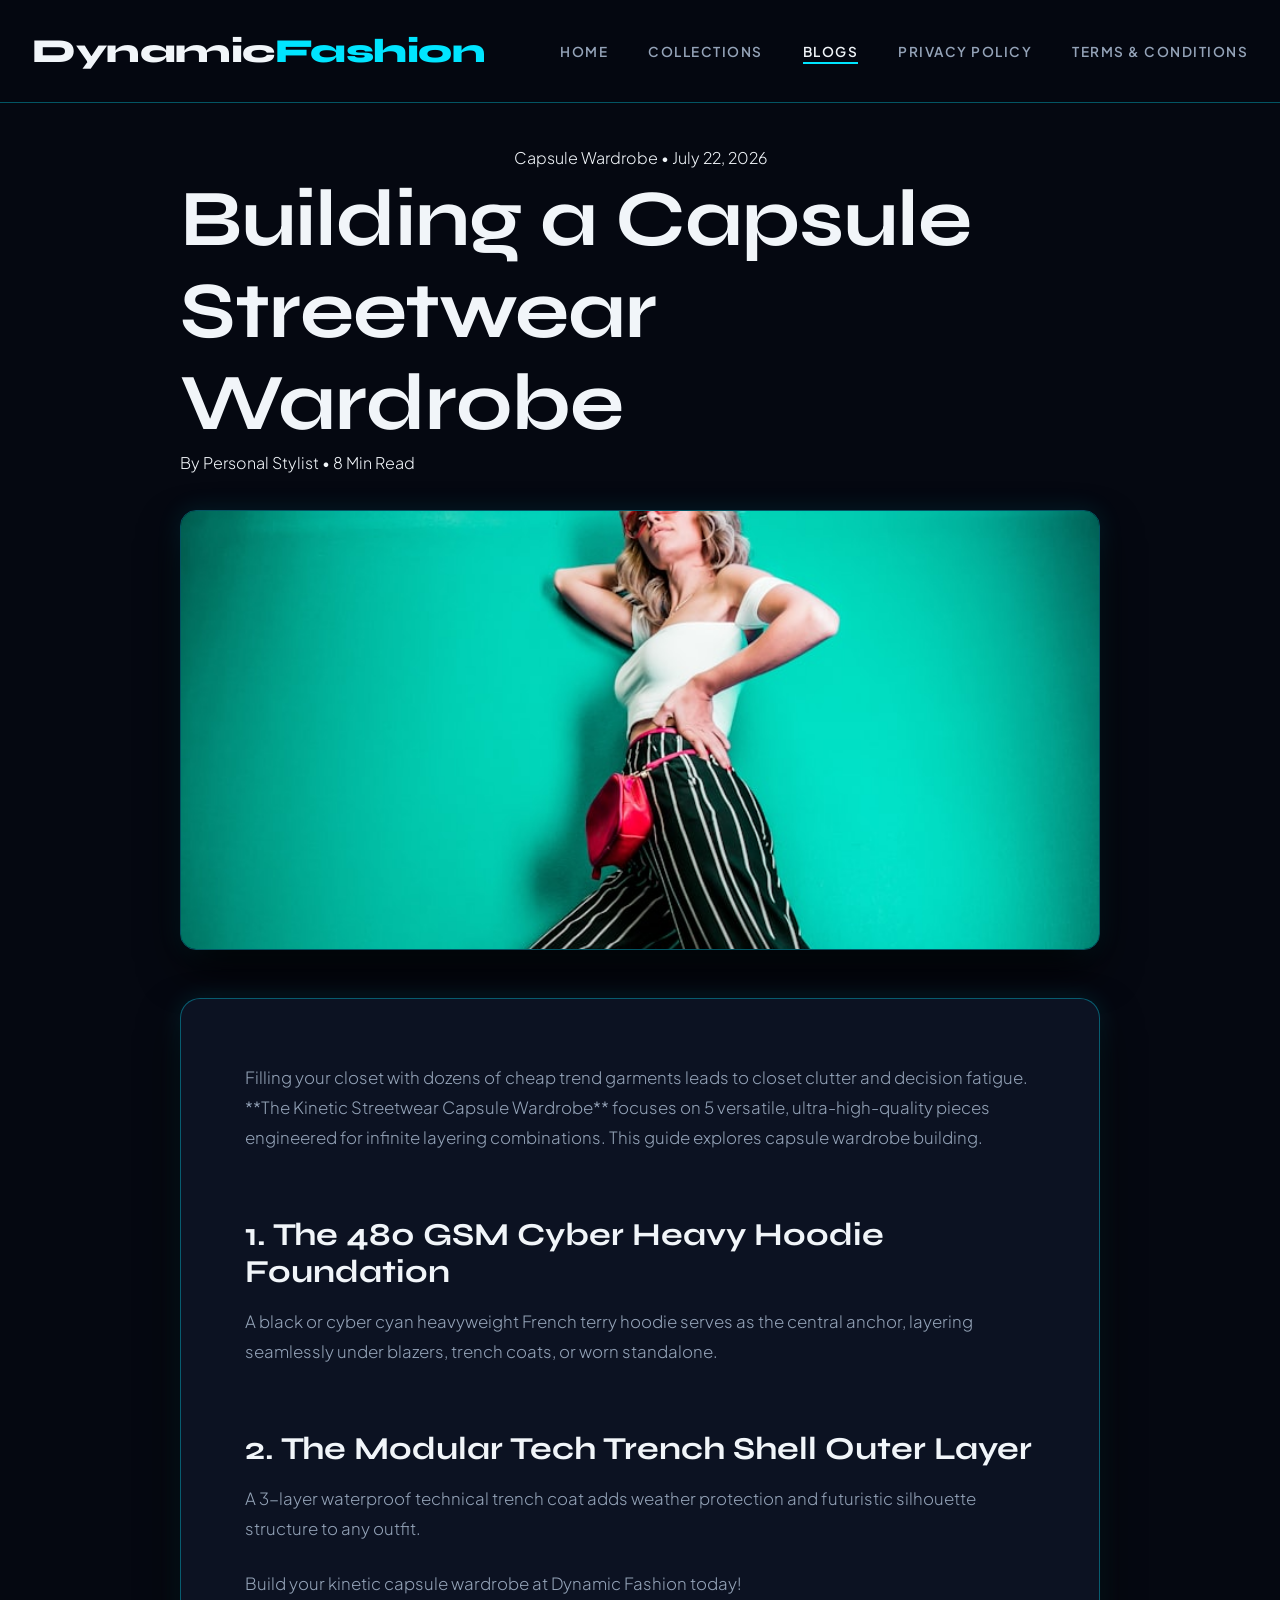
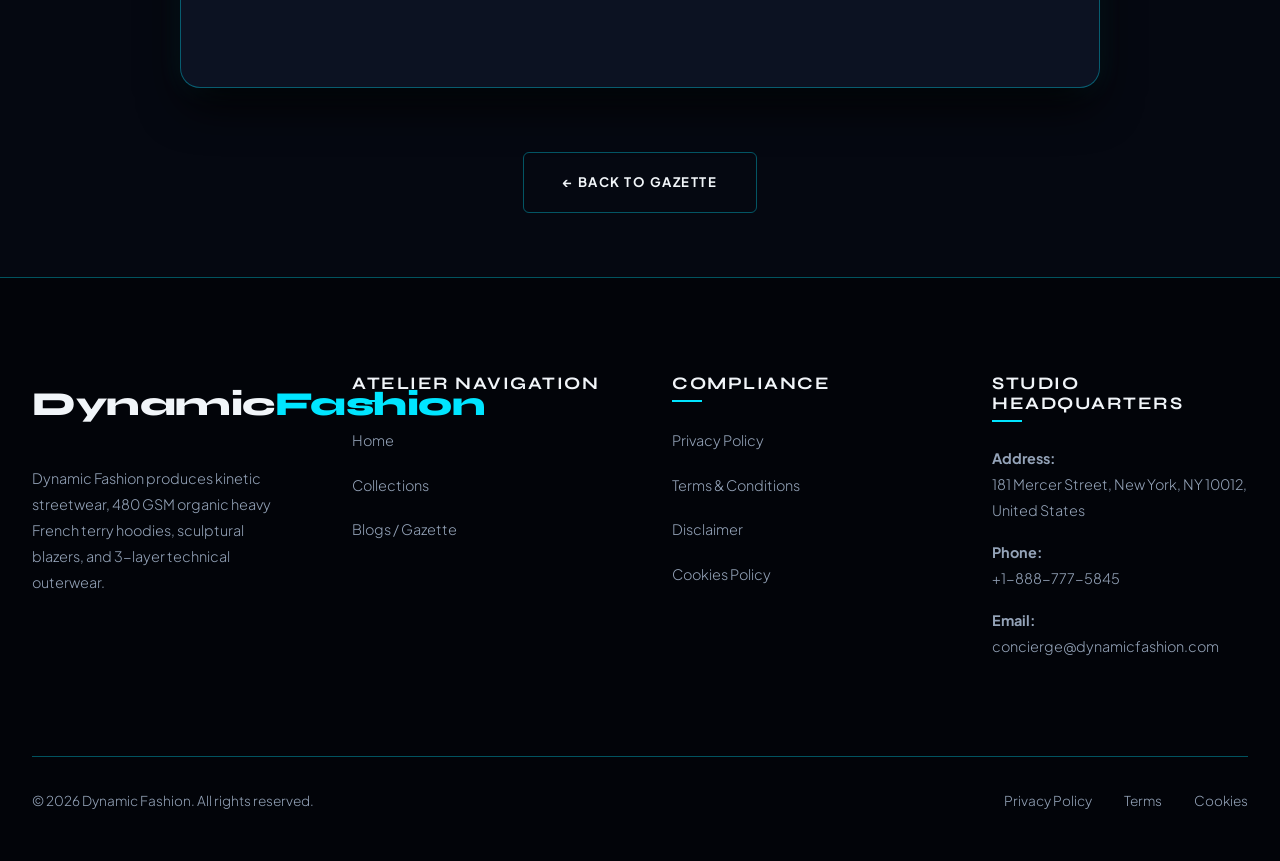
<file: blog/building-a-capsule-streetwear-wardrobe.html>
<!DOCTYPE html>
<html lang="en">
<head>
    <!-- Google tag (gtag.js) -->
    <script async src="https://www.googletagmanager.com/gtag/js?id=G-0LY0HY7L01"></script>
    <script>
      window.dataLayer = window.dataLayer || [];
      function gtag(){dataLayer.push(arguments);}
      gtag('js', new Date());

      gtag('config', 'G-0LY0HY7L01');
    </script>
    <meta charset="UTF-8">
    <meta name="viewport" content="width=device-width, initial-scale=1.0">
    <meta name="description" content="How to build a modern kinetic streetwear capsule wardrobe. Selecting core 480 GSM heavy hoodies, blazers, and tech shells.">
    <title>Building a Capsule Streetwear Wardrobe | Dynamic Fashion</title>
    <link rel="stylesheet" href="../style.css">
</head>
<body>

    <!-- Header Navigation -->
    <header>
        <nav class="navbar">
            <a href="../index.php" class="logo">Dynamic<span>Fashion</span></a>
            <ul class="nav-links">
                <li><a href="../index.php">Home</a></li>
                <li><a href="../collections.html">Collections</a></li>
                <li><a href="index.html" class="active">Blogs</a></li>
                <li><a href="../privacy-policy.html">Privacy Policy</a></li>
                <li><a href="../terms.html">Terms & Conditions</a></li>
            </ul>
            <button class="menu-btn" aria-label="Toggle Navigation">
                <span></span>
                <span></span>
                <span></span>
            </button>
        </nav>
    </header>

    <!-- Main Content -->
    <main class="blog-page" style="margin: 0 auto;">
        <div class="blog-meta" style="text-align: center;">Capsule Wardrobe &bull; July 22, 2026</div>
        <h1>Building a Capsule Streetwear Wardrobe</h1>
        <div class="meta-info">By Personal Stylist &bull; 8 Min Read</div>

        <div class="blog-featured-img">
            <img src="../img/fashion1.jpg" alt="Building a capsule streetwear wardrobe with heavy hoodies" loading="lazy">
        </div>

        <div class="blog-content">
            <p>Filling your closet with dozens of cheap trend garments leads to closet clutter and decision fatigue. **The Kinetic Streetwear Capsule Wardrobe** focuses on 5 versatile, ultra-high-quality pieces engineered for infinite layering combinations. This guide explores capsule wardrobe building.</p>

            <h2>1. The 480 GSM Cyber Heavy Hoodie Foundation</h2>
            <p>A black or cyber cyan heavyweight French terry hoodie serves as the central anchor, layering seamlessly under blazers, trench coats, or worn standalone.</p>

            <h2>2. The Modular Tech Trench Shell Outer Layer</h2>
            <p>A 3-layer waterproof technical trench coat adds weather protection and futuristic silhouette structure to any outfit.</p>

            <p>Build your kinetic capsule wardrobe at Dynamic Fashion today!</p>
        </div>
        
        <div style="text-align: center; margin: 4rem 0;">
            <a href="index.html" class="btn btn-secondary">&larr; Back to Gazette</a>
        </div>
    </main>

    <!-- Footer -->
    <footer>
        <div class="footer-container">
            <div class="footer-col" style="flex: 1.5;">
                <a href="../index.php" class="logo" style="margin-bottom: 2rem; display: inline-block;">Dynamic<span>Fashion</span></a>
                <p>Dynamic Fashion produces kinetic streetwear, 480 GSM organic heavy French terry hoodies, sculptural blazers, and 3-layer technical outerwear.</p>
            </div>
            <div class="footer-col">
                <h4>Atelier Navigation</h4>
                <ul>
                    <li><a href="../index.php">Home</a></li>
                    <li><a href="../collections.html">Collections</a></li>
                    <li><a href="index.html">Blogs / Gazette</a></li>
                </ul>
            </div>
            <div class="footer-col">
                <h4>Compliance</h4>
                <ul>
                    <li><a href="../privacy-policy.html">Privacy Policy</a></li>
                    <li><a href="../terms.html">Terms & Conditions</a></li>
                    <li><a href="../disclaimer.html">Disclaimer</a></li>
                    <li><a href="../cookies.html">Cookies Policy</a></li>
                </ul>
            </div>
            <div class="footer-col" style="flex: 1.2;">
                <h4>Studio Headquarters</h4>
                <p><strong>Address:</strong><br>181 Mercer Street, New York, NY 10012, United States</p>
                <p><strong>Phone:</strong><br>+1-888-777-5845</p>
                <p><strong>Email:</strong><br>concierge@dynamicfashion.com</p>
            </div>
        </div>
        <div class="footer-bottom">
            <p>&copy; 2026 Dynamic Fashion. All rights reserved.</p>
            <div class="footer-bottom-links">
                <a href="../privacy-policy.html">Privacy Policy</a>
                <a href="../terms.html">Terms</a>
                <a href="../cookies.html">Cookies</a>
            </div>
        </div>
    </footer>

    <script src="../script.js"></script>
</body>
</html>
</file>
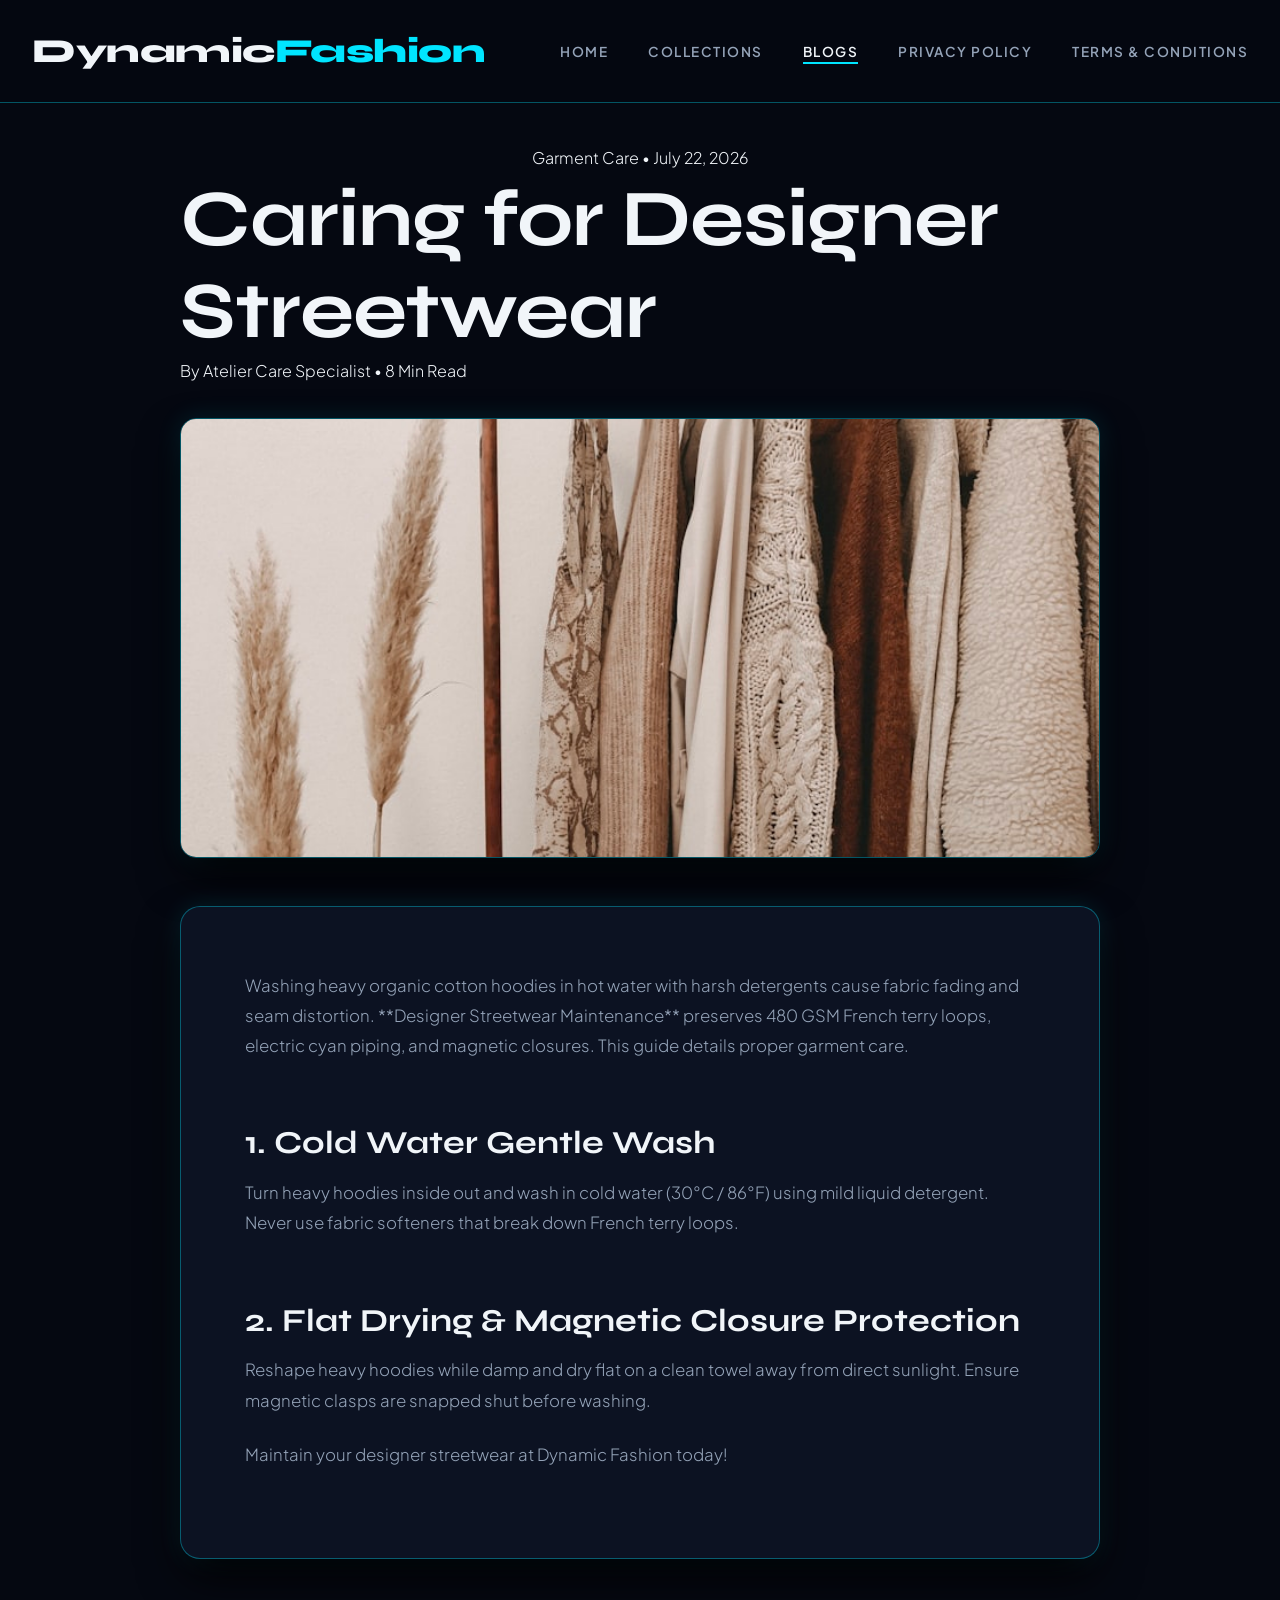
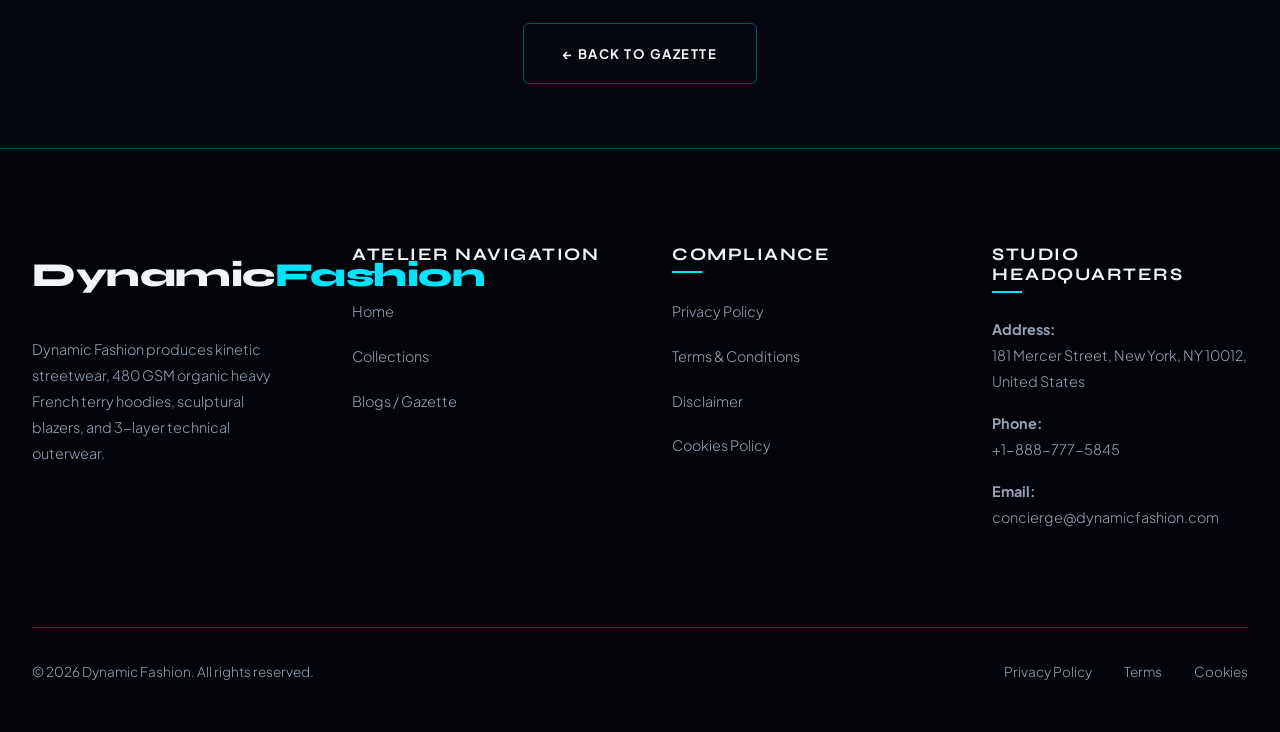
<file: blog/caring-for-designer-streetwear.html>
<!DOCTYPE html>
<html lang="en">
<head>
    <!-- Google tag (gtag.js) -->
    <script async src="https://www.googletagmanager.com/gtag/js?id=G-0LY0HY7L01"></script>
    <script>
      window.dataLayer = window.dataLayer || [];
      function gtag(){dataLayer.push(arguments);}
      gtag('js', new Date());

      gtag('config', 'G-0LY0HY7L01');
    </script>
    <meta charset="UTF-8">
    <meta name="viewport" content="width=device-width, initial-scale=1.0">
    <meta name="description" content="Washing and care guide for designer streetwear. Learn how to maintain 480 GSM heavy French terry cotton and 20,000mm tech shell jackets.">
    <title>Caring for Designer Streetwear | Dynamic Fashion</title>
    <link rel="stylesheet" href="../style.css">
</head>
<body>

    <!-- Header Navigation -->
    <header>
        <nav class="navbar">
            <a href="../index.php" class="logo">Dynamic<span>Fashion</span></a>
            <ul class="nav-links">
                <li><a href="../index.php">Home</a></li>
                <li><a href="../collections.html">Collections</a></li>
                <li><a href="index.html" class="active">Blogs</a></li>
                <li><a href="../privacy-policy.html">Privacy Policy</a></li>
                <li><a href="../terms.html">Terms & Conditions</a></li>
            </ul>
            <button class="menu-btn" aria-label="Toggle Navigation">
                <span></span>
                <span></span>
                <span></span>
            </button>
        </nav>
    </header>

    <!-- Main Content -->
    <main class="blog-page" style="margin: 0 auto;">
        <div class="blog-meta" style="text-align: center;">Garment Care &bull; July 22, 2026</div>
        <h1>Caring for Designer Streetwear</h1>
        <div class="meta-info">By Atelier Care Specialist &bull; 8 Min Read</div>

        <div class="blog-featured-img">
            <img src="../img/fashion3.jpg" alt="Washing and care guide for luxury heavy fleece and tech fabrics" loading="lazy">
        </div>

        <div class="blog-content">
            <p>Washing heavy organic cotton hoodies in hot water with harsh detergents cause fabric fading and seam distortion. **Designer Streetwear Maintenance** preserves 480 GSM French terry loops, electric cyan piping, and magnetic closures. This guide details proper garment care.</p>

            <h2>1. Cold Water Gentle Wash</h2>
            <p>Turn heavy hoodies inside out and wash in cold water (30°C / 86°F) using mild liquid detergent. Never use fabric softeners that break down French terry loops.</p>

            <h2>2. Flat Drying & Magnetic Closure Protection</h2>
            <p>Reshape heavy hoodies while damp and dry flat on a clean towel away from direct sunlight. Ensure magnetic clasps are snapped shut before washing.</p>

            <p>Maintain your designer streetwear at Dynamic Fashion today!</p>
        </div>
        
        <div style="text-align: center; margin: 4rem 0;">
            <a href="index.html" class="btn btn-secondary">&larr; Back to Gazette</a>
        </div>
    </main>

    <!-- Footer -->
    <footer>
        <div class="footer-container">
            <div class="footer-col" style="flex: 1.5;">
                <a href="../index.php" class="logo" style="margin-bottom: 2rem; display: inline-block;">Dynamic<span>Fashion</span></a>
                <p>Dynamic Fashion produces kinetic streetwear, 480 GSM organic heavy French terry hoodies, sculptural blazers, and 3-layer technical outerwear.</p>
            </div>
            <div class="footer-col">
                <h4>Atelier Navigation</h4>
                <ul>
                    <li><a href="../index.php">Home</a></li>
                    <li><a href="../collections.html">Collections</a></li>
                    <li><a href="index.html">Blogs / Gazette</a></li>
                </ul>
            </div>
            <div class="footer-col">
                <h4>Compliance</h4>
                <ul>
                    <li><a href="../privacy-policy.html">Privacy Policy</a></li>
                    <li><a href="../terms.html">Terms & Conditions</a></li>
                    <li><a href="../disclaimer.html">Disclaimer</a></li>
                    <li><a href="../cookies.html">Cookies Policy</a></li>
                </ul>
            </div>
            <div class="footer-col" style="flex: 1.2;">
                <h4>Studio Headquarters</h4>
                <p><strong>Address:</strong><br>181 Mercer Street, New York, NY 10012, United States</p>
                <p><strong>Phone:</strong><br>+1-888-777-5845</p>
                <p><strong>Email:</strong><br>concierge@dynamicfashion.com</p>
            </div>
        </div>
        <div class="footer-bottom">
            <p>&copy; 2026 Dynamic Fashion. All rights reserved.</p>
            <div class="footer-bottom-links">
                <a href="../privacy-policy.html">Privacy Policy</a>
                <a href="../terms.html">Terms</a>
                <a href="../cookies.html">Cookies</a>
            </div>
        </div>
    </footer>

    <script src="../script.js"></script>
</body>
</html>
</file>
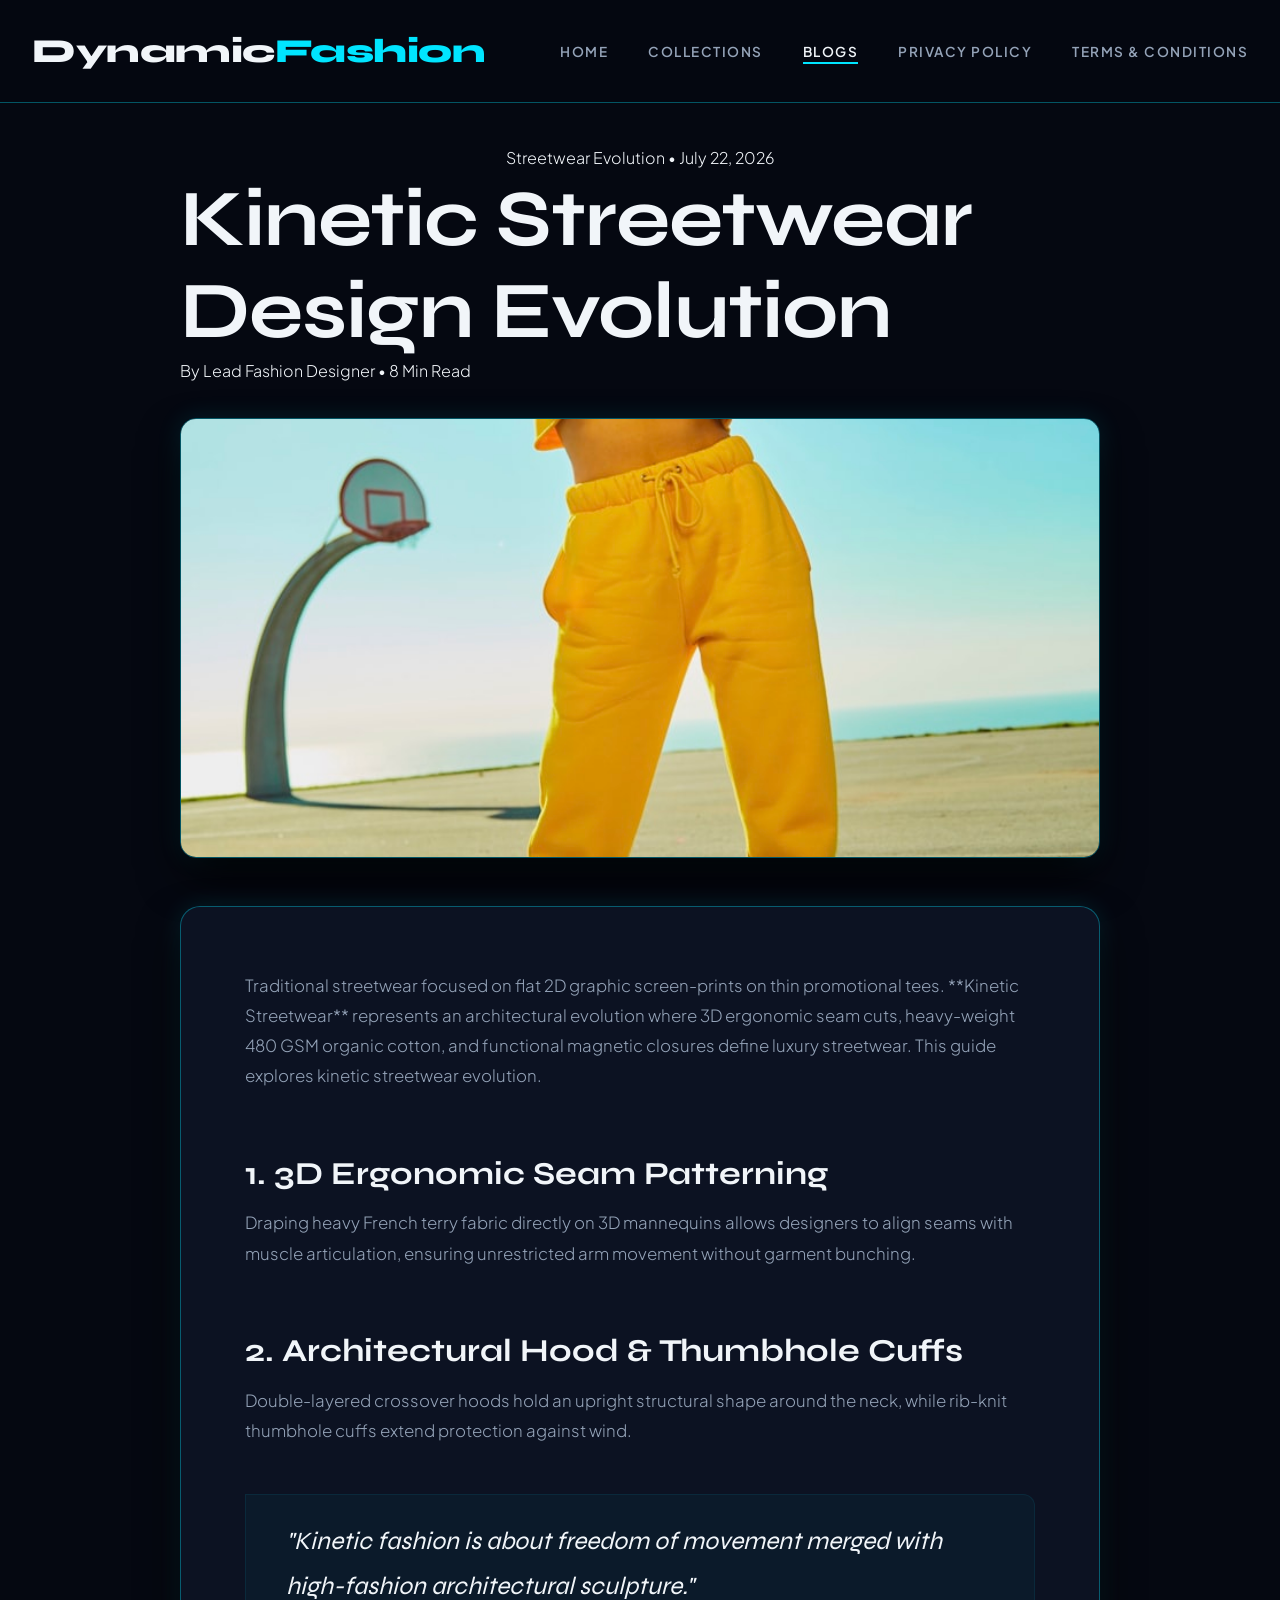
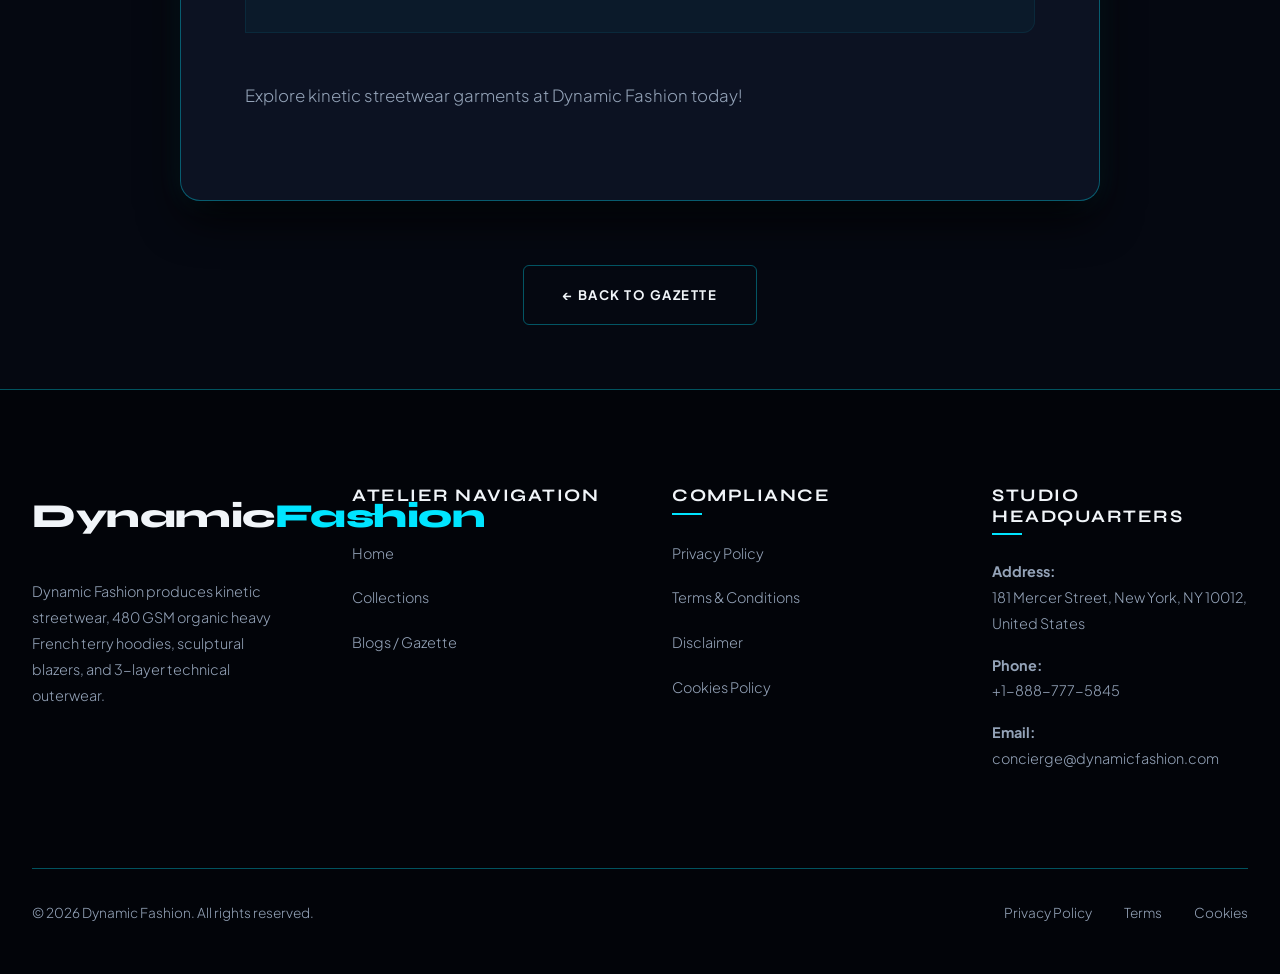
<file: blog/kinetic-streetwear-design-evolution.html>
<!DOCTYPE html>
<html lang="en">
<head>
    <!-- Google tag (gtag.js) -->
    <script async src="https://www.googletagmanager.com/gtag/js?id=G-0LY0HY7L01"></script>
    <script>
      window.dataLayer = window.dataLayer || [];
      function gtag(){dataLayer.push(arguments);}
      gtag('js', new Date());

      gtag('config', 'G-0LY0HY7L01');
    </script>
    <meta charset="UTF-8">
    <meta name="viewport" content="width=device-width, initial-scale=1.0">
    <meta name="description" content="The evolution of kinetic streetwear design. Learn about 3D ergonomic seam patterning, active draping, and architectural hoodies.">
    <title>Kinetic Streetwear Design Evolution | Dynamic Fashion</title>
    <link rel="stylesheet" href="../style.css">
</head>
<body>

    <!-- Header Navigation -->
    <header>
        <nav class="navbar">
            <a href="../index.php" class="logo">Dynamic<span>Fashion</span></a>
            <ul class="nav-links">
                <li><a href="../index.php">Home</a></li>
                <li><a href="../collections.html">Collections</a></li>
                <li><a href="index.html" class="active">Blogs</a></li>
                <li><a href="../privacy-policy.html">Privacy Policy</a></li>
                <li><a href="../terms.html">Terms & Conditions</a></li>
            </ul>
            <button class="menu-btn" aria-label="Toggle Navigation">
                <span></span>
                <span></span>
                <span></span>
            </button>
        </nav>
    </header>

    <!-- Main Content -->
    <main class="blog-page" style="margin: 0 auto;">
        <div class="blog-meta" style="text-align: center;">Streetwear Evolution &bull; July 22, 2026</div>
        <h1>Kinetic Streetwear Design Evolution</h1>
        <div class="meta-info">By Lead Fashion Designer &bull; 8 Min Read</div>

        <div class="blog-featured-img">
            <img src="../img/journal1.jpg" alt="The evolution of kinetic streetwear and 3D ergonomic patterning" loading="lazy">
        </div>

        <div class="blog-content">
            <p>Traditional streetwear focused on flat 2D graphic screen-prints on thin promotional tees. **Kinetic Streetwear** represents an architectural evolution where 3D ergonomic seam cuts, heavy-weight 480 GSM organic cotton, and functional magnetic closures define luxury streetwear. This guide explores kinetic streetwear evolution.</p>

            <h2>1. 3D Ergonomic Seam Patterning</h2>
            <p>Draping heavy French terry fabric directly on 3D mannequins allows designers to align seams with muscle articulation, ensuring unrestricted arm movement without garment bunching.</p>

            <h2>2. Architectural Hood & Thumbhole Cuffs</h2>
            <p>Double-layered crossover hoods hold an upright structural shape around the neck, while rib-knit thumbhole cuffs extend protection against wind.</p>

            <blockquote>
                "Kinetic fashion is about freedom of movement merged with high-fashion architectural sculpture."
            </blockquote>

            <p>Explore kinetic streetwear garments at Dynamic Fashion today!</p>
        </div>
        
        <div style="text-align: center; margin: 4rem 0;">
            <a href="index.html" class="btn btn-secondary">&larr; Back to Gazette</a>
        </div>
    </main>

    <!-- Footer -->
    <footer>
        <div class="footer-container">
            <div class="footer-col" style="flex: 1.5;">
                <a href="../index.php" class="logo" style="margin-bottom: 2rem; display: inline-block;">Dynamic<span>Fashion</span></a>
                <p>Dynamic Fashion produces kinetic streetwear, 480 GSM organic heavy French terry hoodies, sculptural blazers, and 3-layer technical outerwear.</p>
            </div>
            <div class="footer-col">
                <h4>Atelier Navigation</h4>
                <ul>
                    <li><a href="../index.php">Home</a></li>
                    <li><a href="../collections.html">Collections</a></li>
                    <li><a href="index.html">Blogs / Gazette</a></li>
                </ul>
            </div>
            <div class="footer-col">
                <h4>Compliance</h4>
                <ul>
                    <li><a href="../privacy-policy.html">Privacy Policy</a></li>
                    <li><a href="../terms.html">Terms & Conditions</a></li>
                    <li><a href="../disclaimer.html">Disclaimer</a></li>
                    <li><a href="../cookies.html">Cookies Policy</a></li>
                </ul>
            </div>
            <div class="footer-col" style="flex: 1.2;">
                <h4>Studio Headquarters</h4>
                <p><strong>Address:</strong><br>181 Mercer Street, New York, NY 10012, United States</p>
                <p><strong>Phone:</strong><br>+1-888-777-5845</p>
                <p><strong>Email:</strong><br>concierge@dynamicfashion.com</p>
            </div>
        </div>
        <div class="footer-bottom">
            <p>&copy; 2026 Dynamic Fashion. All rights reserved.</p>
            <div class="footer-bottom-links">
                <a href="../privacy-policy.html">Privacy Policy</a>
                <a href="../terms.html">Terms</a>
                <a href="../cookies.html">Cookies</a>
            </div>
        </div>
    </footer>

    <script src="../script.js"></script>
</body>
</html>
</file>
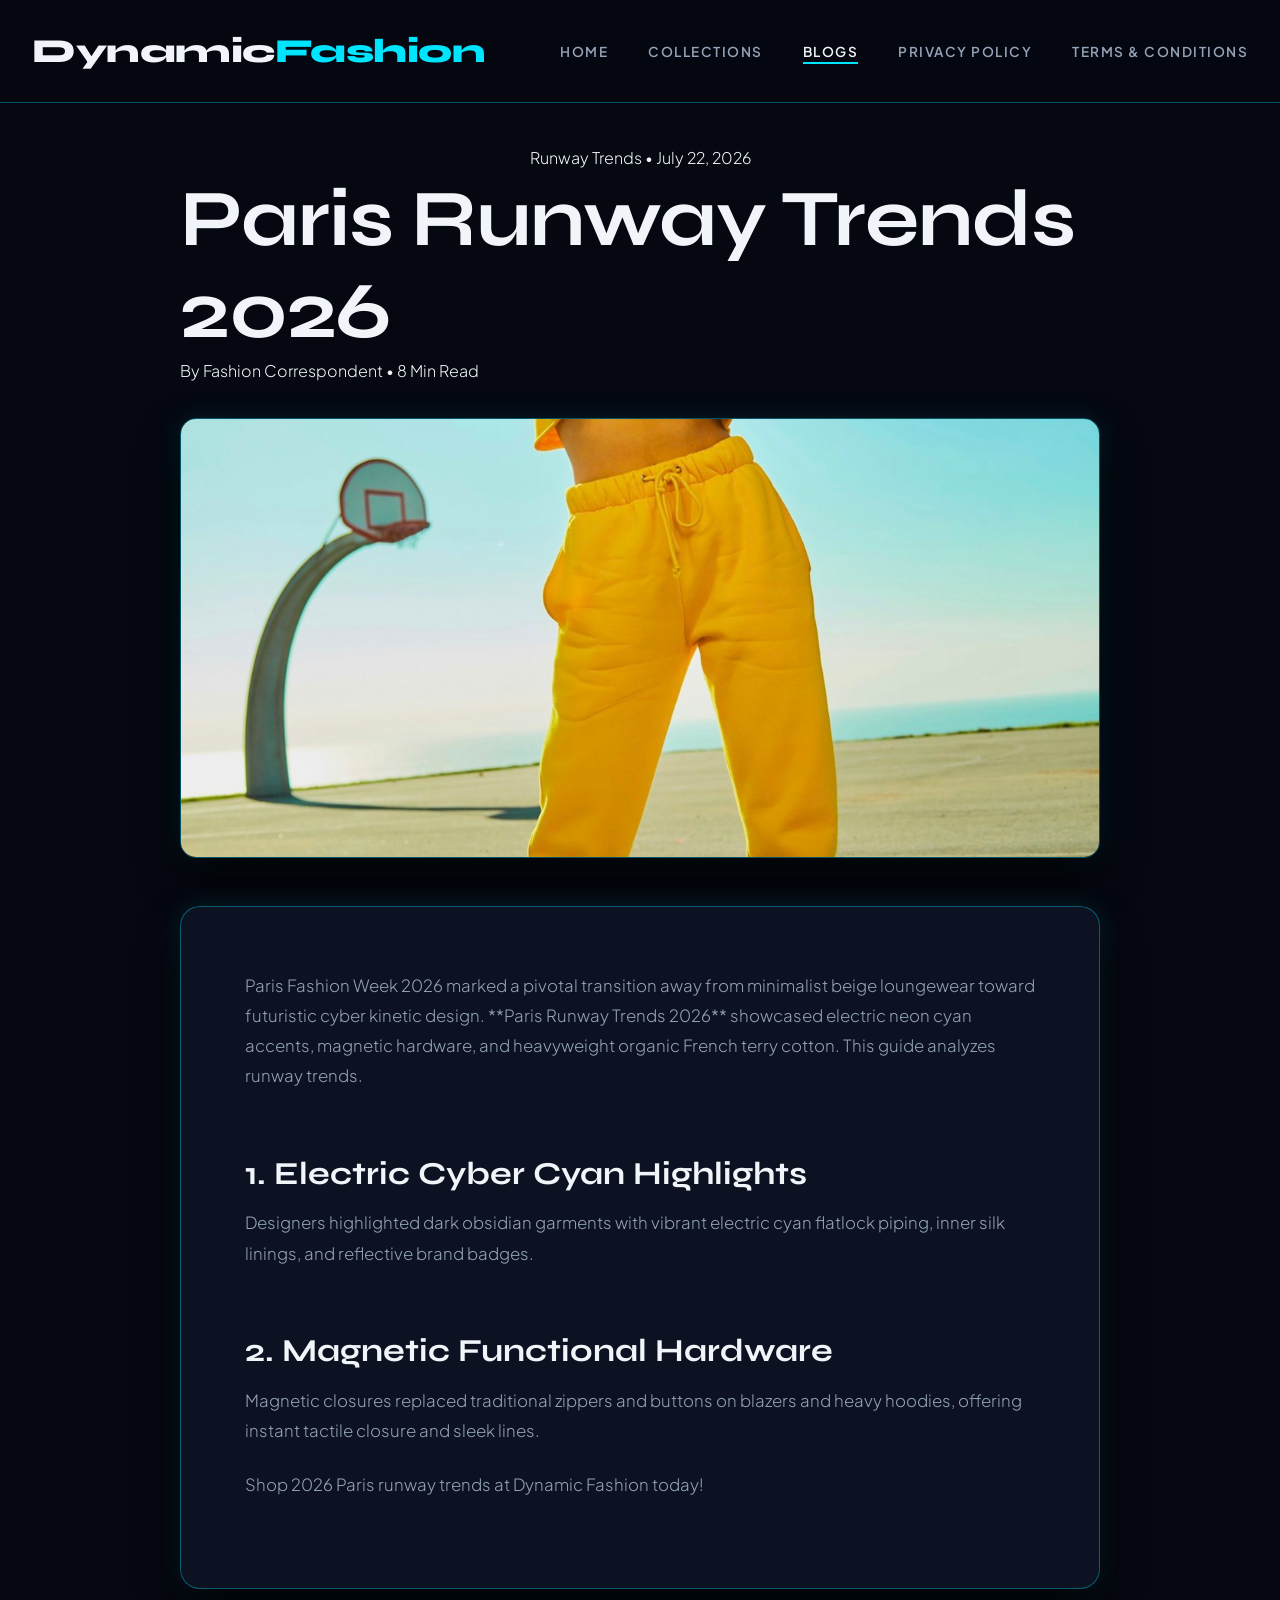
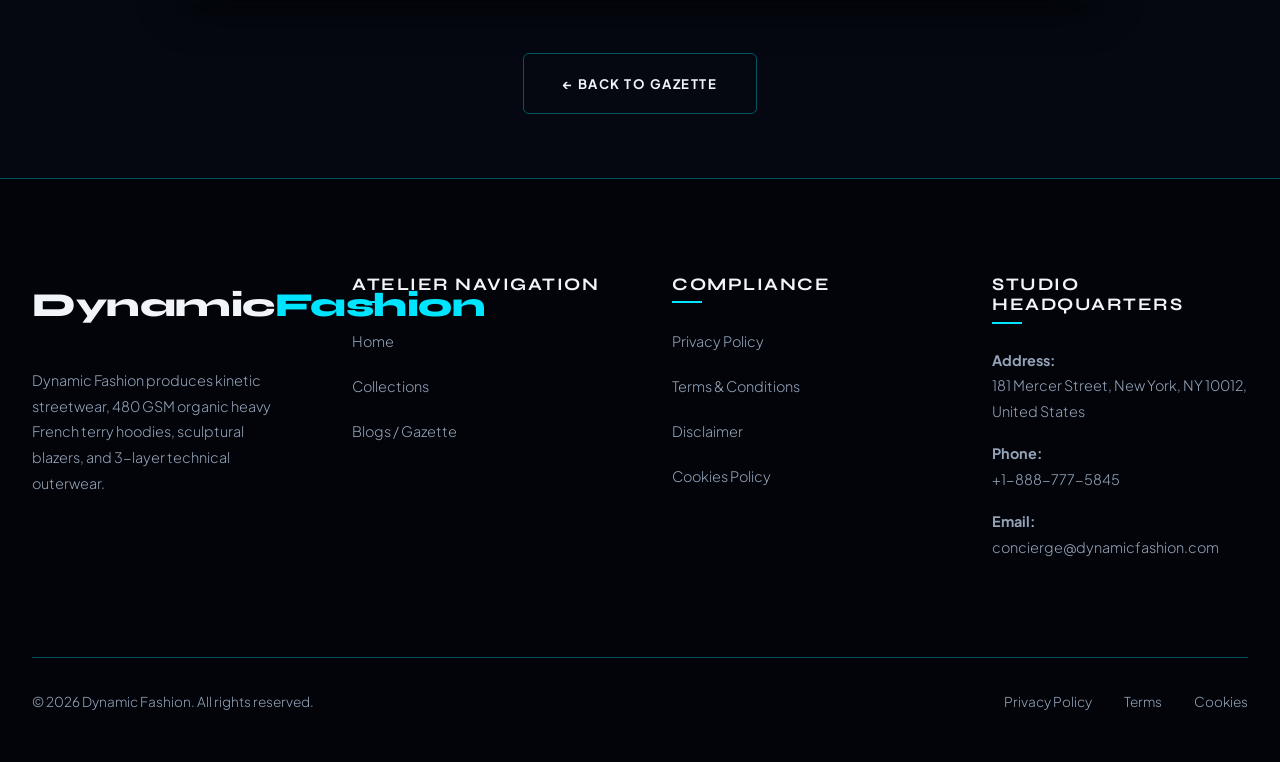
<file: blog/paris-runway-trends-2026.html>
<!DOCTYPE html>
<html lang="en">
<head>
    <!-- Google tag (gtag.js) -->
    <script async src="https://www.googletagmanager.com/gtag/js?id=G-0LY0HY7L01"></script>
    <script>
      window.dataLayer = window.dataLayer || [];
      function gtag(){dataLayer.push(arguments);}
      gtag('js', new Date());

      gtag('config', 'G-0LY0HY7L01');
    </script>
    <meta charset="UTF-8">
    <meta name="viewport" content="width=device-width, initial-scale=1.0">
    <meta name="description" content="Paris runway trends for 2026. Electric neon cyan accents, magnetic hardware, and technical 3-layer outerwear shells.">
    <title>Paris Runway Trends 2026 | Dynamic Fashion</title>
    <link rel="stylesheet" href="../style.css">
</head>
<body>

    <!-- Header Navigation -->
    <header>
        <nav class="navbar">
            <a href="../index.php" class="logo">Dynamic<span>Fashion</span></a>
            <ul class="nav-links">
                <li><a href="../index.php">Home</a></li>
                <li><a href="../collections.html">Collections</a></li>
                <li><a href="index.html" class="active">Blogs</a></li>
                <li><a href="../privacy-policy.html">Privacy Policy</a></li>
                <li><a href="../terms.html">Terms & Conditions</a></li>
            </ul>
            <button class="menu-btn" aria-label="Toggle Navigation">
                <span></span>
                <span></span>
                <span></span>
            </button>
        </nav>
    </header>

    <!-- Main Content -->
    <main class="blog-page" style="margin: 0 auto;">
        <div class="blog-meta" style="text-align: center;">Runway Trends &bull; July 22, 2026</div>
        <h1>Paris Runway Trends 2026</h1>
        <div class="meta-info">By Fashion Correspondent &bull; 8 Min Read</div>

        <div class="blog-featured-img">
            <img src="../img/hero_fashion.jpg" alt="Paris runway trends 2026 neon accents and technical outerwear" loading="lazy">
        </div>

        <div class="blog-content">
            <p>Paris Fashion Week 2026 marked a pivotal transition away from minimalist beige loungewear toward futuristic cyber kinetic design. **Paris Runway Trends 2026** showcased electric neon cyan accents, magnetic hardware, and heavyweight organic French terry cotton. This guide analyzes runway trends.</p>

            <h2>1. Electric Cyber Cyan Highlights</h2>
            <p>Designers highlighted dark obsidian garments with vibrant electric cyan flatlock piping, inner silk linings, and reflective brand badges.</p>

            <h2>2. Magnetic Functional Hardware</h2>
            <p>Magnetic closures replaced traditional zippers and buttons on blazers and heavy hoodies, offering instant tactile closure and sleek lines.</p>

            <p>Shop 2026 Paris runway trends at Dynamic Fashion today!</p>
        </div>
        
        <div style="text-align: center; margin: 4rem 0;">
            <a href="index.html" class="btn btn-secondary">&larr; Back to Gazette</a>
        </div>
    </main>

    <!-- Footer -->
    <footer>
        <div class="footer-container">
            <div class="footer-col" style="flex: 1.5;">
                <a href="../index.php" class="logo" style="margin-bottom: 2rem; display: inline-block;">Dynamic<span>Fashion</span></a>
                <p>Dynamic Fashion produces kinetic streetwear, 480 GSM organic heavy French terry hoodies, sculptural blazers, and 3-layer technical outerwear.</p>
            </div>
            <div class="footer-col">
                <h4>Atelier Navigation</h4>
                <ul>
                    <li><a href="../index.php">Home</a></li>
                    <li><a href="../collections.html">Collections</a></li>
                    <li><a href="index.html">Blogs / Gazette</a></li>
                </ul>
            </div>
            <div class="footer-col">
                <h4>Compliance</h4>
                <ul>
                    <li><a href="../privacy-policy.html">Privacy Policy</a></li>
                    <li><a href="../terms.html">Terms & Conditions</a></li>
                    <li><a href="../disclaimer.html">Disclaimer</a></li>
                    <li><a href="../cookies.html">Cookies Policy</a></li>
                </ul>
            </div>
            <div class="footer-col" style="flex: 1.2;">
                <h4>Studio Headquarters</h4>
                <p><strong>Address:</strong><br>181 Mercer Street, New York, NY 10012, United States</p>
                <p><strong>Phone:</strong><br>+1-888-777-5845</p>
                <p><strong>Email:</strong><br>concierge@dynamicfashion.com</p>
            </div>
        </div>
        <div class="footer-bottom">
            <p>&copy; 2026 Dynamic Fashion. All rights reserved.</p>
            <div class="footer-bottom-links">
                <a href="../privacy-policy.html">Privacy Policy</a>
                <a href="../terms.html">Terms</a>
                <a href="../cookies.html">Cookies</a>
            </div>
        </div>
    </footer>

    <script src="../script.js"></script>
</body>
</html>
</file>
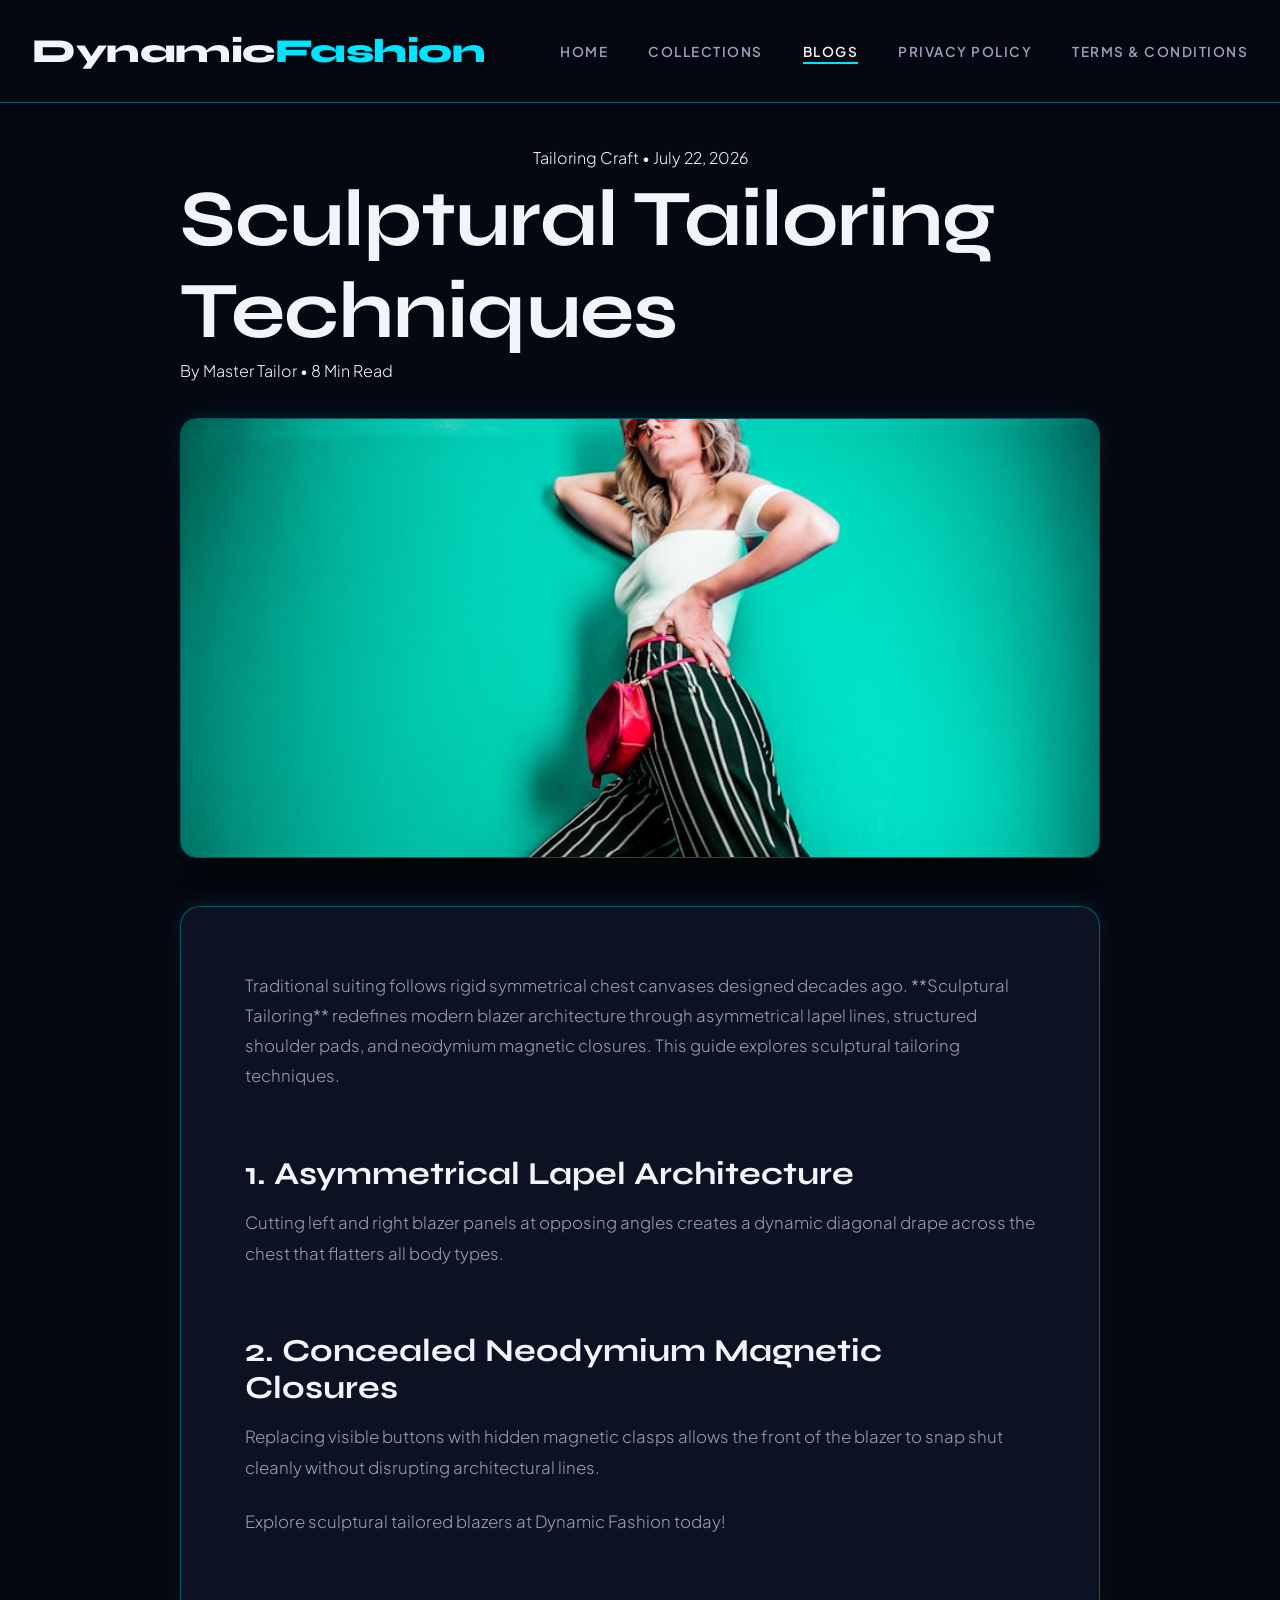
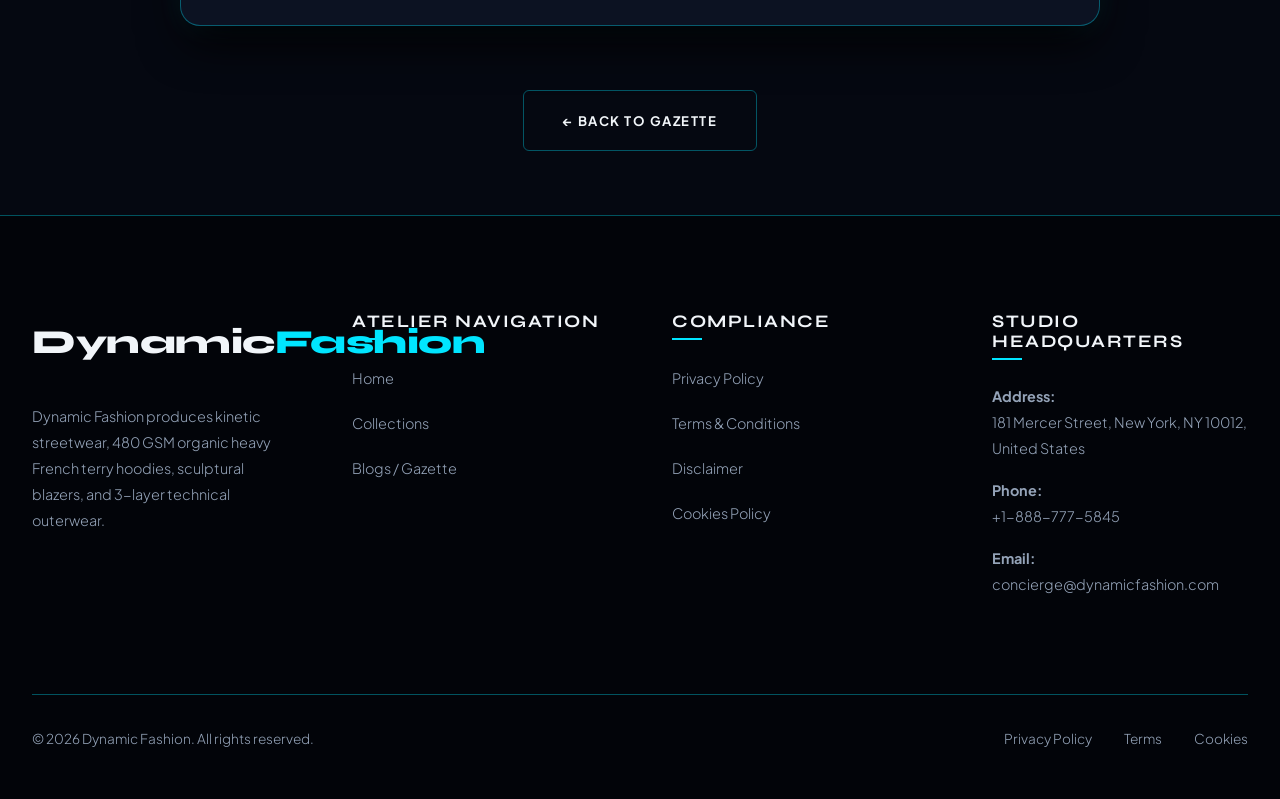
<file: blog/sculptural-tailoring-techniques.html>
<!DOCTYPE html>
<html lang="en">
<head>
    <!-- Google tag (gtag.js) -->
    <script async src="https://www.googletagmanager.com/gtag/js?id=G-0LY0HY7L01"></script>
    <script>
      window.dataLayer = window.dataLayer || [];
      function gtag(){dataLayer.push(arguments);}
      gtag('js', new Date());

      gtag('config', 'G-0LY0HY7L01');
    </script>
    <meta charset="UTF-8">
    <meta name="viewport" content="width=device-width, initial-scale=1.0">
    <meta name="description" content="Sculptural tailoring techniques and asymmetrical blazer architecture. Structured shoulder pads and magnetic closures.">
    <title>Sculptural Tailoring Techniques | Dynamic Fashion</title>
    <link rel="stylesheet" href="../style.css">
</head>
<body>

    <!-- Header Navigation -->
    <header>
        <nav class="navbar">
            <a href="../index.php" class="logo">Dynamic<span>Fashion</span></a>
            <ul class="nav-links">
                <li><a href="../index.php">Home</a></li>
                <li><a href="../collections.html">Collections</a></li>
                <li><a href="index.html" class="active">Blogs</a></li>
                <li><a href="../privacy-policy.html">Privacy Policy</a></li>
                <li><a href="../terms.html">Terms & Conditions</a></li>
            </ul>
            <button class="menu-btn" aria-label="Toggle Navigation">
                <span></span>
                <span></span>
                <span></span>
            </button>
        </nav>
    </header>

    <!-- Main Content -->
    <main class="blog-page" style="margin: 0 auto;">
        <div class="blog-meta" style="text-align: center;">Tailoring Craft &bull; July 22, 2026</div>
        <h1>Sculptural Tailoring Techniques</h1>
        <div class="meta-info">By Master Tailor &bull; 8 Min Read</div>

        <div class="blog-featured-img">
            <img src="../img/journal2.jpg" alt="Sculptural tailoring and asymmetrical blazer architecture" loading="lazy">
        </div>

        <div class="blog-content">
            <p>Traditional suiting follows rigid symmetrical chest canvases designed decades ago. **Sculptural Tailoring** redefines modern blazer architecture through asymmetrical lapel lines, structured shoulder pads, and neodymium magnetic closures. This guide explores sculptural tailoring techniques.</p>

            <h2>1. Asymmetrical Lapel Architecture</h2>
            <p>Cutting left and right blazer panels at opposing angles creates a dynamic diagonal drape across the chest that flatters all body types.</p>

            <h2>2. Concealed Neodymium Magnetic Closures</h2>
            <p>Replacing visible buttons with hidden magnetic clasps allows the front of the blazer to snap shut cleanly without disrupting architectural lines.</p>

            <p>Explore sculptural tailored blazers at Dynamic Fashion today!</p>
        </div>
        
        <div style="text-align: center; margin: 4rem 0;">
            <a href="index.html" class="btn btn-secondary">&larr; Back to Gazette</a>
        </div>
    </main>

    <!-- Footer -->
    <footer>
        <div class="footer-container">
            <div class="footer-col" style="flex: 1.5;">
                <a href="../index.php" class="logo" style="margin-bottom: 2rem; display: inline-block;">Dynamic<span>Fashion</span></a>
                <p>Dynamic Fashion produces kinetic streetwear, 480 GSM organic heavy French terry hoodies, sculptural blazers, and 3-layer technical outerwear.</p>
            </div>
            <div class="footer-col">
                <h4>Atelier Navigation</h4>
                <ul>
                    <li><a href="../index.php">Home</a></li>
                    <li><a href="../collections.html">Collections</a></li>
                    <li><a href="index.html">Blogs / Gazette</a></li>
                </ul>
            </div>
            <div class="footer-col">
                <h4>Compliance</h4>
                <ul>
                    <li><a href="../privacy-policy.html">Privacy Policy</a></li>
                    <li><a href="../terms.html">Terms & Conditions</a></li>
                    <li><a href="../disclaimer.html">Disclaimer</a></li>
                    <li><a href="../cookies.html">Cookies Policy</a></li>
                </ul>
            </div>
            <div class="footer-col" style="flex: 1.2;">
                <h4>Studio Headquarters</h4>
                <p><strong>Address:</strong><br>181 Mercer Street, New York, NY 10012, United States</p>
                <p><strong>Phone:</strong><br>+1-888-777-5845</p>
                <p><strong>Email:</strong><br>concierge@dynamicfashion.com</p>
            </div>
        </div>
        <div class="footer-bottom">
            <p>&copy; 2026 Dynamic Fashion. All rights reserved.</p>
            <div class="footer-bottom-links">
                <a href="../privacy-policy.html">Privacy Policy</a>
                <a href="../terms.html">Terms</a>
                <a href="../cookies.html">Cookies</a>
            </div>
        </div>
    </footer>

    <script src="../script.js"></script>
</body>
</html>
</file>
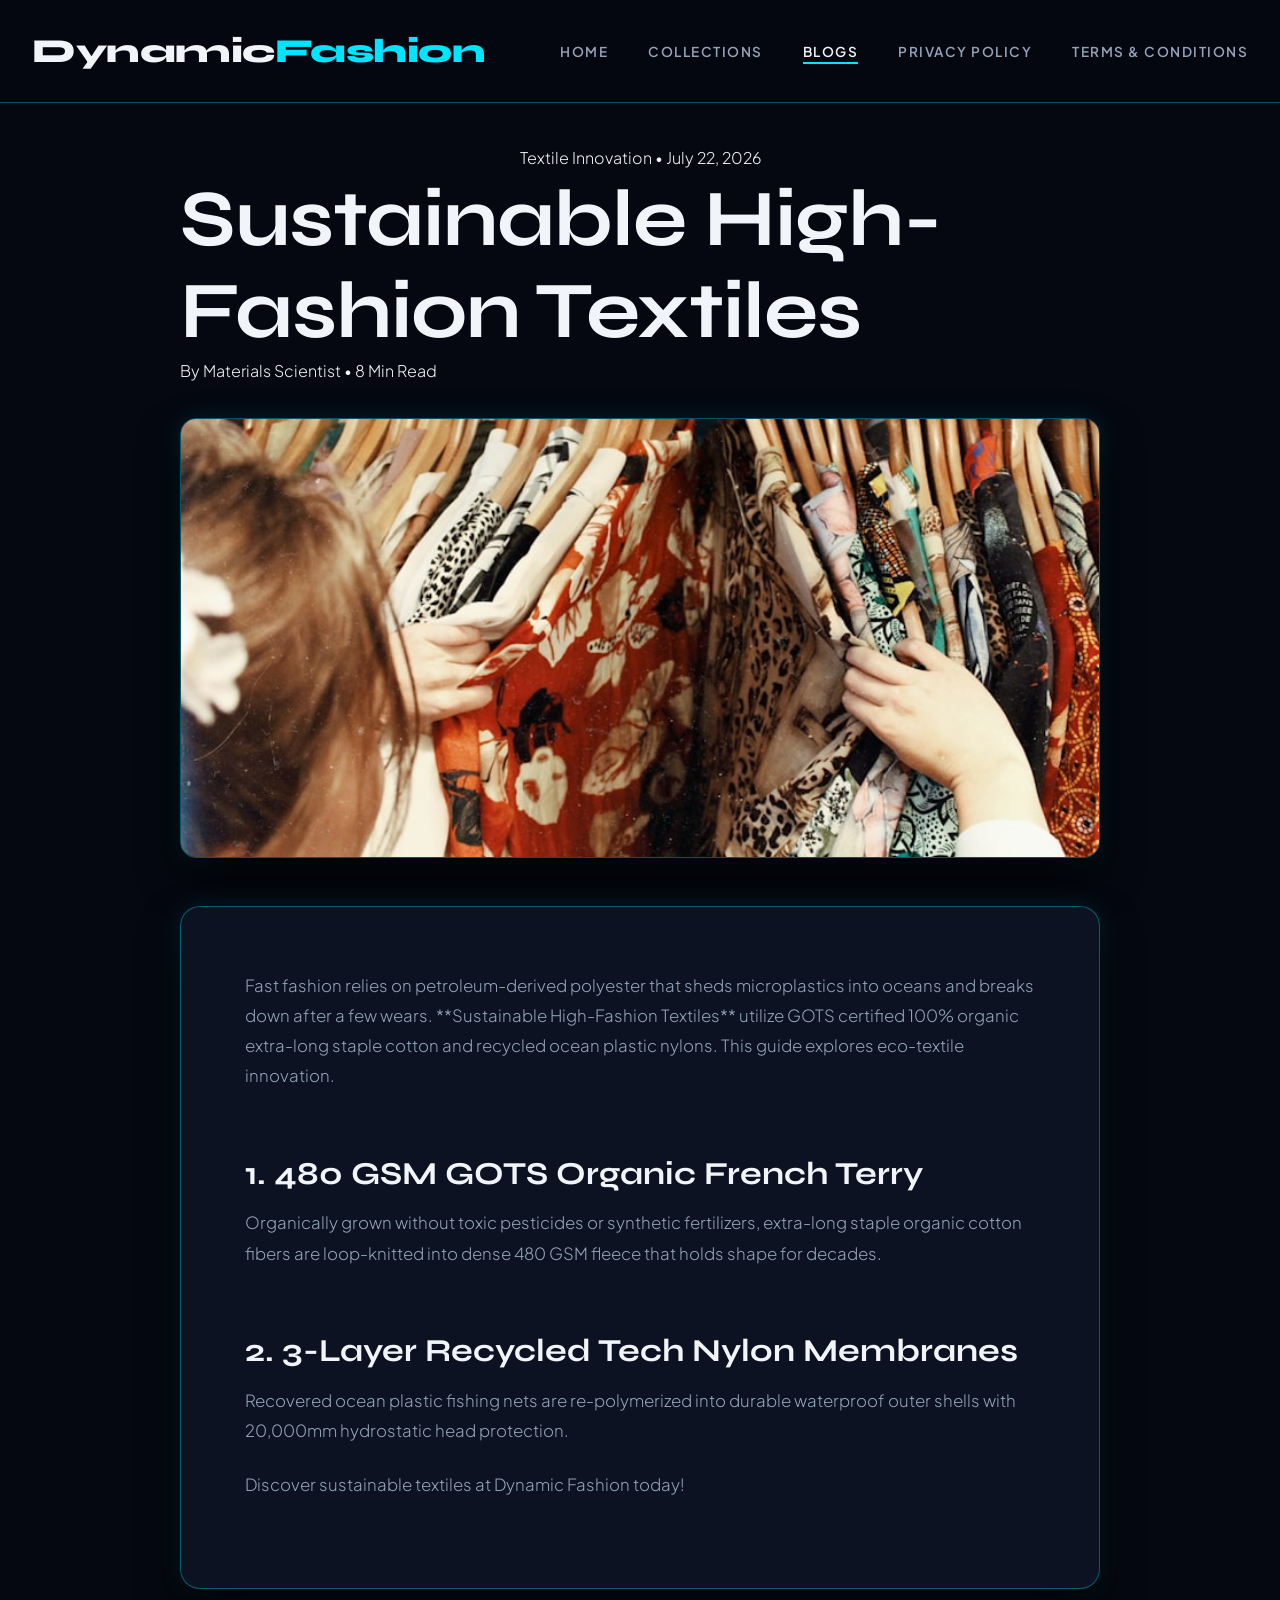
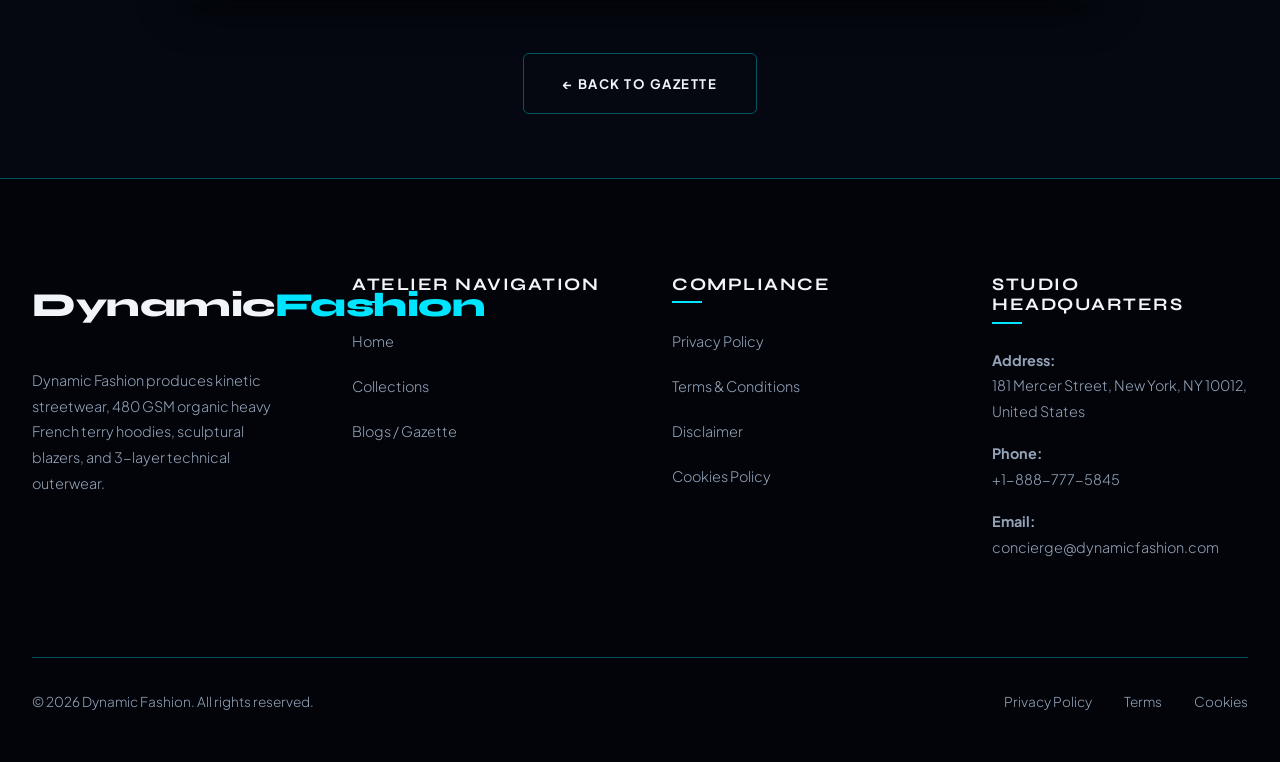
<file: blog/sustainable-high-fashion-textiles.html>
<!DOCTYPE html>
<html lang="en">
<head>
    <!-- Google tag (gtag.js) -->
    <script async src="https://www.googletagmanager.com/gtag/js?id=G-0LY0HY7L01"></script>
    <script>
      window.dataLayer = window.dataLayer || [];
      function gtag(){dataLayer.push(arguments);}
      gtag('js', new Date());

      gtag('config', 'G-0LY0HY7L01');
    </script>
    <meta charset="UTF-8">
    <meta name="viewport" content="width=device-width, initial-scale=1.0">
    <meta name="description" content="Discover sustainable high-fashion textiles. Exploring 480 GSM GOTS organic cotton and recycled nylon tech fabrics.">
    <title>Sustainable High-Fashion Textiles | Dynamic Fashion</title>
    <link rel="stylesheet" href="../style.css">
</head>
<body>

    <!-- Header Navigation -->
    <header>
        <nav class="navbar">
            <a href="../index.php" class="logo">Dynamic<span>Fashion</span></a>
            <ul class="nav-links">
                <li><a href="../index.php">Home</a></li>
                <li><a href="../collections.html">Collections</a></li>
                <li><a href="index.html" class="active">Blogs</a></li>
                <li><a href="../privacy-policy.html">Privacy Policy</a></li>
                <li><a href="../terms.html">Terms & Conditions</a></li>
            </ul>
            <button class="menu-btn" aria-label="Toggle Navigation">
                <span></span>
                <span></span>
                <span></span>
            </button>
        </nav>
    </header>

    <!-- Main Content -->
    <main class="blog-page" style="margin: 0 auto;">
        <div class="blog-meta" style="text-align: center;">Textile Innovation &bull; July 22, 2026</div>
        <h1>Sustainable High-Fashion Textiles</h1>
        <div class="meta-info">By Materials Scientist &bull; 8 Min Read</div>

        <div class="blog-featured-img">
            <img src="../img/craft.jpg" alt="Sustainable organic cotton and recycled nylon high fashion textiles" loading="lazy">
        </div>

        <div class="blog-content">
            <p>Fast fashion relies on petroleum-derived polyester that sheds microplastics into oceans and breaks down after a few wears. **Sustainable High-Fashion Textiles** utilize GOTS certified 100% organic extra-long staple cotton and recycled ocean plastic nylons. This guide explores eco-textile innovation.</p>

            <h2>1. 480 GSM GOTS Organic French Terry</h2>
            <p>Organically grown without toxic pesticides or synthetic fertilizers, extra-long staple organic cotton fibers are loop-knitted into dense 480 GSM fleece that holds shape for decades.</p>

            <h2>2. 3-Layer Recycled Tech Nylon Membranes</h2>
            <p>Recovered ocean plastic fishing nets are re-polymerized into durable waterproof outer shells with 20,000mm hydrostatic head protection.</p>

            <p>Discover sustainable textiles at Dynamic Fashion today!</p>
        </div>
        
        <div style="text-align: center; margin: 4rem 0;">
            <a href="index.html" class="btn btn-secondary">&larr; Back to Gazette</a>
        </div>
    </main>

    <!-- Footer -->
    <footer>
        <div class="footer-container">
            <div class="footer-col" style="flex: 1.5;">
                <a href="../index.php" class="logo" style="margin-bottom: 2rem; display: inline-block;">Dynamic<span>Fashion</span></a>
                <p>Dynamic Fashion produces kinetic streetwear, 480 GSM organic heavy French terry hoodies, sculptural blazers, and 3-layer technical outerwear.</p>
            </div>
            <div class="footer-col">
                <h4>Atelier Navigation</h4>
                <ul>
                    <li><a href="../index.php">Home</a></li>
                    <li><a href="../collections.html">Collections</a></li>
                    <li><a href="index.html">Blogs / Gazette</a></li>
                </ul>
            </div>
            <div class="footer-col">
                <h4>Compliance</h4>
                <ul>
                    <li><a href="../privacy-policy.html">Privacy Policy</a></li>
                    <li><a href="../terms.html">Terms & Conditions</a></li>
                    <li><a href="../disclaimer.html">Disclaimer</a></li>
                    <li><a href="../cookies.html">Cookies Policy</a></li>
                </ul>
            </div>
            <div class="footer-col" style="flex: 1.2;">
                <h4>Studio Headquarters</h4>
                <p><strong>Address:</strong><br>181 Mercer Street, New York, NY 10012, United States</p>
                <p><strong>Phone:</strong><br>+1-888-777-5845</p>
                <p><strong>Email:</strong><br>concierge@dynamicfashion.com</p>
            </div>
        </div>
        <div class="footer-bottom">
            <p>&copy; 2026 Dynamic Fashion. All rights reserved.</p>
            <div class="footer-bottom-links">
                <a href="../privacy-policy.html">Privacy Policy</a>
                <a href="../terms.html">Terms</a>
                <a href="../cookies.html">Cookies</a>
            </div>
        </div>
    </footer>

    <script src="../script.js"></script>
</body>
</html>
</file>
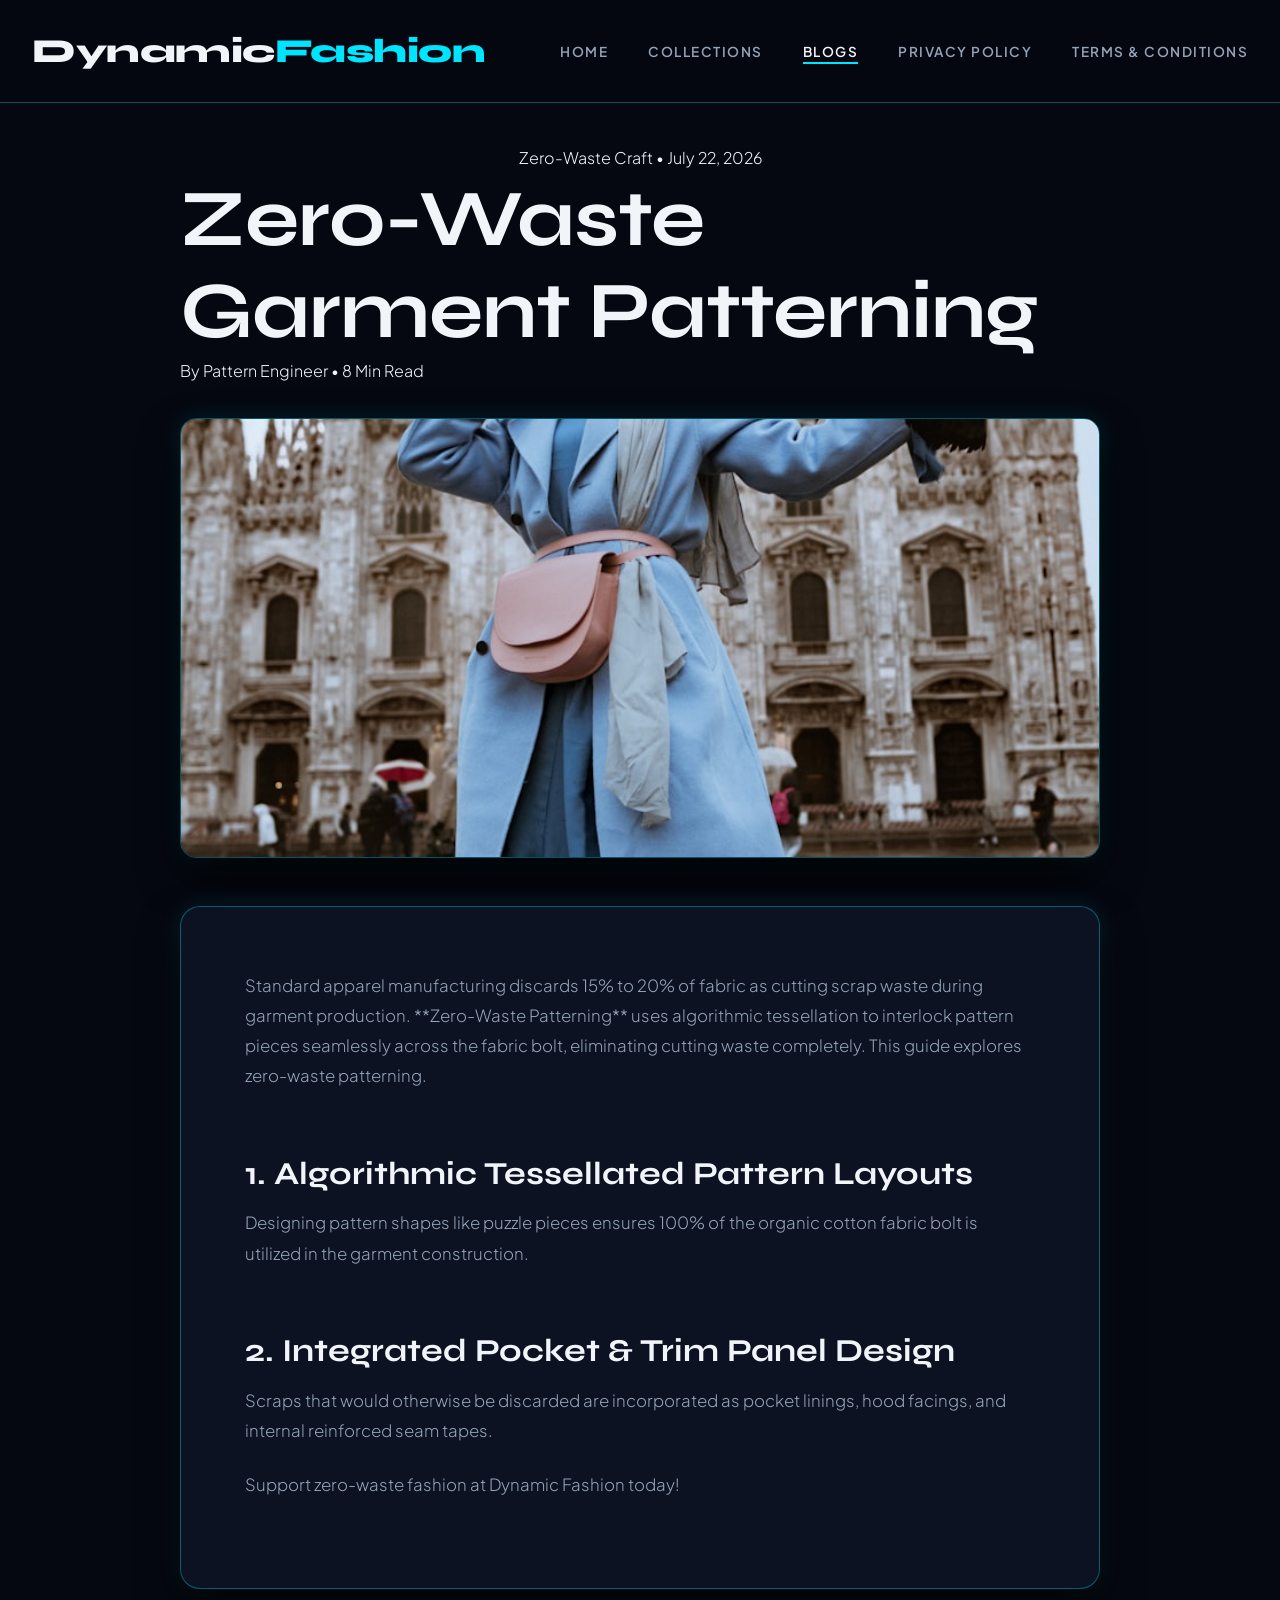
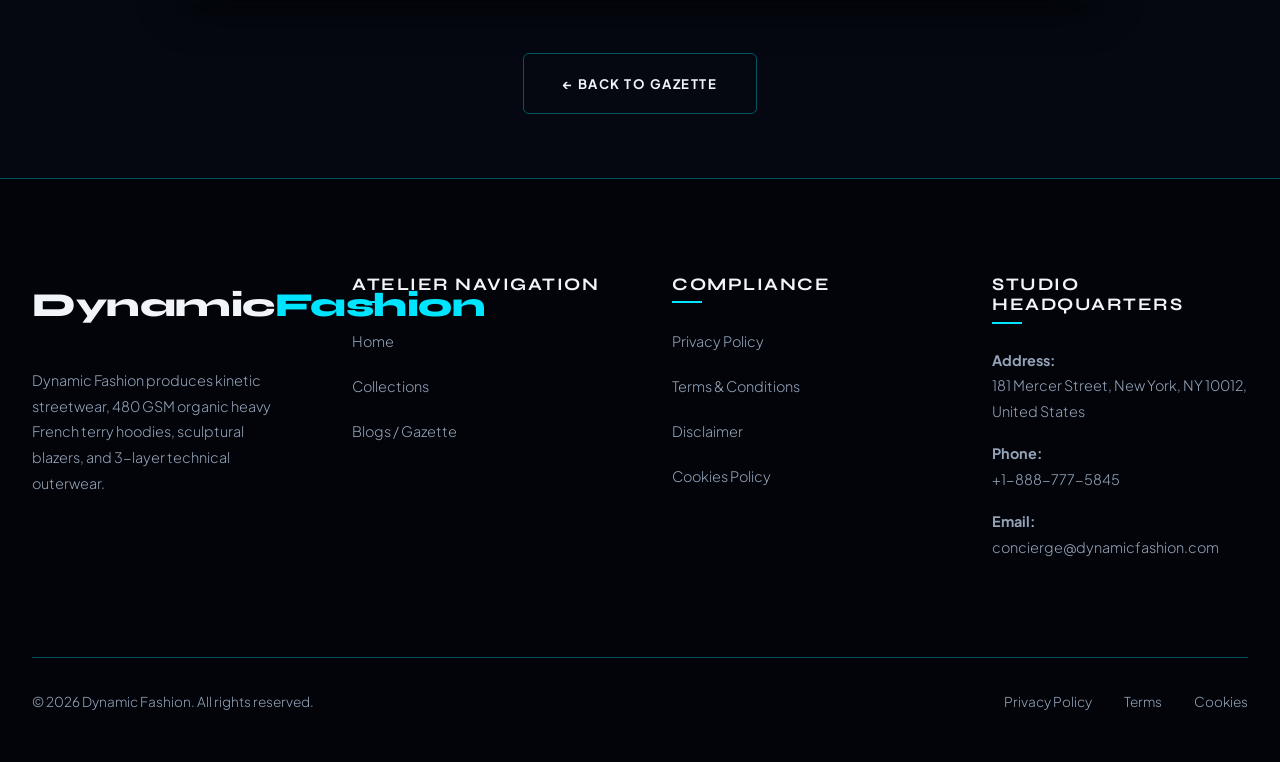
<file: blog/zero-waste-garment-patterning.html>
<!DOCTYPE html>
<html lang="en">
<head>
    <!-- Google tag (gtag.js) -->
    <script async src="https://www.googletagmanager.com/gtag/js?id=G-0LY0HY7L01"></script>
    <script>
      window.dataLayer = window.dataLayer || [];
      function gtag(){dataLayer.push(arguments);}
      gtag('js', new Date());

      gtag('config', 'G-0LY0HY7L01');
    </script>
    <meta charset="UTF-8">
    <meta name="viewport" content="width=device-width, initial-scale=1.0">
    <meta name="description" content="Zero-waste garment patterning in high fashion. Eliminate fabric scrap waste through algorithmic tessellated pattern design.">
    <title>Zero-Waste Garment Patterning | Dynamic Fashion</title>
    <link rel="stylesheet" href="../style.css">
</head>
<body>

    <!-- Header Navigation -->
    <header>
        <nav class="navbar">
            <a href="../index.php" class="logo">Dynamic<span>Fashion</span></a>
            <ul class="nav-links">
                <li><a href="../index.php">Home</a></li>
                <li><a href="../collections.html">Collections</a></li>
                <li><a href="index.html" class="active">Blogs</a></li>
                <li><a href="../privacy-policy.html">Privacy Policy</a></li>
                <li><a href="../terms.html">Terms & Conditions</a></li>
            </ul>
            <button class="menu-btn" aria-label="Toggle Navigation">
                <span></span>
                <span></span>
                <span></span>
            </button>
        </nav>
    </header>

    <!-- Main Content -->
    <main class="blog-page" style="margin: 0 auto;">
        <div class="blog-meta" style="text-align: center;">Zero-Waste Craft &bull; July 22, 2026</div>
        <h1>Zero-Waste Garment Patterning</h1>
        <div class="meta-info">By Pattern Engineer &bull; 8 Min Read</div>

        <div class="blog-featured-img">
            <img src="../img/fashion2.jpg" alt="Zero-waste garment patterning in high fashion" loading="lazy">
        </div>

        <div class="blog-content">
            <p>Standard apparel manufacturing discards 15% to 20% of fabric as cutting scrap waste during garment production. **Zero-Waste Patterning** uses algorithmic tessellation to interlock pattern pieces seamlessly across the fabric bolt, eliminating cutting waste completely. This guide explores zero-waste patterning.</p>

            <h2>1. Algorithmic Tessellated Pattern Layouts</h2>
            <p>Designing pattern shapes like puzzle pieces ensures 100% of the organic cotton fabric bolt is utilized in the garment construction.</p>

            <h2>2. Integrated Pocket & Trim Panel Design</h2>
            <p>Scraps that would otherwise be discarded are incorporated as pocket linings, hood facings, and internal reinforced seam tapes.</p>

            <p>Support zero-waste fashion at Dynamic Fashion today!</p>
        </div>
        
        <div style="text-align: center; margin: 4rem 0;">
            <a href="index.html" class="btn btn-secondary">&larr; Back to Gazette</a>
        </div>
    </main>

    <!-- Footer -->
    <footer>
        <div class="footer-container">
            <div class="footer-col" style="flex: 1.5;">
                <a href="../index.php" class="logo" style="margin-bottom: 2rem; display: inline-block;">Dynamic<span>Fashion</span></a>
                <p>Dynamic Fashion produces kinetic streetwear, 480 GSM organic heavy French terry hoodies, sculptural blazers, and 3-layer technical outerwear.</p>
            </div>
            <div class="footer-col">
                <h4>Atelier Navigation</h4>
                <ul>
                    <li><a href="../index.php">Home</a></li>
                    <li><a href="../collections.html">Collections</a></li>
                    <li><a href="index.html">Blogs / Gazette</a></li>
                </ul>
            </div>
            <div class="footer-col">
                <h4>Compliance</h4>
                <ul>
                    <li><a href="../privacy-policy.html">Privacy Policy</a></li>
                    <li><a href="../terms.html">Terms & Conditions</a></li>
                    <li><a href="../disclaimer.html">Disclaimer</a></li>
                    <li><a href="../cookies.html">Cookies Policy</a></li>
                </ul>
            </div>
            <div class="footer-col" style="flex: 1.2;">
                <h4>Studio Headquarters</h4>
                <p><strong>Address:</strong><br>181 Mercer Street, New York, NY 10012, United States</p>
                <p><strong>Phone:</strong><br>+1-888-777-5845</p>
                <p><strong>Email:</strong><br>concierge@dynamicfashion.com</p>
            </div>
        </div>
        <div class="footer-bottom">
            <p>&copy; 2026 Dynamic Fashion. All rights reserved.</p>
            <div class="footer-bottom-links">
                <a href="../privacy-policy.html">Privacy Policy</a>
                <a href="../terms.html">Terms</a>
                <a href="../cookies.html">Cookies</a>
            </div>
        </div>
    </footer>

    <script src="../script.js"></script>
</body>
</html>
</file>
<file: style.css>
/* ==========================================
   DYNAMIC FASHION - GLOBAL STYLESHEET
   Style: Electric Neon Cyan & Midnight Onyx Glass Theme (Modave Fashion Layout Structure)
   ========================================== */

/* Typography Import */
@import url('https://fonts.googleapis.com/css2?family=Syne:wght@600;700;800&family=Plus+Jakarta+Sans:wght@300;400;500;600;700&display=swap');

:root {
    /* Color Palette */
    --color-bg: #050811;                  /* Deep Cyber Obsidian Canvas */
    --color-card-bg: rgba(14, 20, 36, 0.92);/* Translucent Cyber Cyan Glass Cards */
    --color-fg: #F1F5F9;                  /* Soft Platinum Ice Text */
    --color-fg-muted: #94A3B8;            /* Matte Cyber Slate Muted */
    --color-primary: #00E5FF;             /* Electric Neon Cyan Highlight */
    --color-secondary: #0E1424;           /* Midnight Onyx Container Tone */
    --color-accent: #00E5FF;              /* Electric Neon Cyan CTA & Badges */
    --color-accent-hover: #00B0FF;        /* Vibrant Cyan Blue Hover */
    --color-border: rgba(0, 229, 255, 0.35);/* Cyan Glass Line */
    
    /* Font Families */
    --font-heading: 'Syne', sans-serif;
    --font-body: 'Plus Jakarta Sans', sans-serif;
    
    /* Transitions & Shadows */
    --transition-slow: all 0.5s cubic-bezier(0.16, 1, 0.3, 1);
    --transition-fast: all 0.2s cubic-bezier(0.2, 0.8, 0.2, 1);
    
    --card-shadow: 0 20px 45px -5px rgba(0, 0, 0, 0.95), 0 0 25px rgba(0, 229, 255, 0.12);
    --card-shadow-hover: 0 30px 65px -5px rgba(0, 0, 0, 0.99), 0 0 40px rgba(0, 229, 255, 0.3);
}

/* Reset Styles */
*, *::before, *::after {
    box-sizing: border-box;
    margin: 0;
    padding: 0;
}

html {
    scroll-behavior: smooth;
    font-size: 16px;
    background-color: var(--color-bg);
    color: var(--color-fg);
}

body {
    font-family: var(--font-body);
    line-height: 1.8;
    font-weight: 300;
    overflow-x: hidden;
    background-color: var(--color-bg);
}

/* Scrollbar */
::-webkit-scrollbar {
    width: 6px;
}
::-webkit-scrollbar-track {
    background: var(--color-bg);
}
::-webkit-scrollbar-thumb {
    background: var(--color-accent);
    border-radius: 3px;
}

/* Headings */
h1, h2, h3, h4, h5, h6 {
    font-family: var(--font-heading);
    font-weight: 700;
    line-height: 1.15;
    color: var(--color-fg);
}

h1 {
    font-size: clamp(3.2rem, 7.5vw, 5rem);
    letter-spacing: -1px;
}

h2 {
    font-size: clamp(2.2rem, 5vw, 3.4rem);
    margin-bottom: 2rem;
    position: relative;
    display: inline-block;
}

h2::after {
    content: '';
    position: absolute;
    bottom: -8px;
    left: 0;
    width: 50px;
    height: 3px;
    background-color: var(--color-accent);
}

h3 {
    font-size: 1.55rem;
    margin-bottom: 0.8rem;
}

a {
    color: inherit;
    text-decoration: none;
    transition: var(--transition-fast);
}

/* Scroll Reveal */
.reveal-item {
    opacity: 0;
    transform: translateY(30px);
    transition: opacity 0.8s cubic-bezier(0.16, 1, 0.3, 1), transform 0.8s cubic-bezier(0.16, 1, 0.3, 1);
}

.reveal-item.revealed {
    opacity: 1;
    transform: translateY(0);
}

/* Luxury Glass Card */
.luxury-card {
    background-color: var(--color-card-bg);
    backdrop-filter: blur(20px);
    -webkit-backdrop-filter: blur(20px);
    border: 1px solid var(--color-border);
    border-radius: 20px;
    padding: 2.5rem;
    box-shadow: var(--card-shadow);
    transition: var(--transition-slow);
    position: relative;
    overflow: hidden;
    display: flex;
    flex-direction: column;
}

.luxury-card::before {
    content: '';
    position: absolute;
    top: 0;
    left: 0;
    width: 100%;
    height: 100%;
    background: linear-gradient(135deg, rgba(0, 229, 255, 0.08) 0%, transparent 100%);
    opacity: 0;
    transition: var(--transition-slow);
    pointer-events: none;
}

.luxury-card:hover {
    transform: translateY(-8px);
    box-shadow: var(--card-shadow-hover);
    border-color: rgba(0, 229, 255, 0.6);
}

.luxury-card:hover::before {
    opacity: 1;
}

/* Header & Navigation */
header {
    position: fixed;
    top: 0;
    left: 0;
    width: 100%;
    z-index: 1000;
    background: rgba(5, 8, 17, 0.95);
    backdrop-filter: blur(24px);
    -webkit-backdrop-filter: blur(24px);
    border-bottom: 1px solid var(--color-border);
    transition: var(--transition-slow);
}

.navbar {
    display: flex;
    justify-content: space-between;
    align-items: center;
    max-width: 1280px;
    margin: 0 auto;
    padding: 1.3rem 2rem;
}

.logo {
    font-family: var(--font-heading);
    font-size: 2.1rem;
    font-weight: 800;
    color: var(--color-fg);
    letter-spacing: -0.5px;
}

.logo span {
    color: var(--color-accent);
}

.nav-links {
    display: flex;
    list-style: none;
    gap: 2.5rem;
    align-items: center;
}

.nav-links a {
    font-size: 0.85rem;
    font-weight: 600;
    letter-spacing: 1.5px;
    text-transform: uppercase;
    color: var(--color-fg-muted);
    position: relative;
    padding: 0.3rem 0;
}

.nav-links a:hover,
.nav-links a.active {
    color: var(--color-fg);
}

.nav-links a::after {
    content: '';
    position: absolute;
    bottom: 0;
    left: 0;
    width: 0;
    height: 2px;
    background-color: var(--color-accent);
    transition: var(--transition-fast);
}

.nav-links a:hover::after,
.nav-links a.active::after {
    width: 100%;
}

/* CTA Buttons */
.btn {
    display: inline-block;
    padding: 1.1rem 2.4rem;
    font-size: 0.82rem;
    font-weight: 700;
    letter-spacing: 1.5px;
    text-transform: uppercase;
    border-radius: 6px;
    border: 1px solid transparent;
    cursor: pointer;
    transition: var(--transition-fast);
    text-align: center;
    font-family: var(--font-body);
}

.btn-primary {
    background-color: var(--color-accent);
    color: #050811;
    box-shadow: 0 4px 20px rgba(0, 229, 255, 0.45);
}

.btn-primary:hover {
    background-color: #FFFFFF;
    transform: translateY(-2px);
    box-shadow: 0 6px 25px rgba(0, 229, 255, 0.65);
}

.btn-secondary {
    background-color: transparent;
    color: var(--color-fg);
    border-color: var(--color-border);
}

.btn-secondary:hover {
    background-color: rgba(0, 229, 255, 0.1);
    border-color: var(--color-accent);
    transform: translateY(-2px);
}

/* Mobile Menu Button */
.menu-btn {
    display: none;
    flex-direction: column;
    justify-content: space-between;
    width: 22px;
    height: 14px;
    background: transparent;
    border: none;
    cursor: pointer;
    z-index: 1001;
}

.menu-btn span {
    width: 100%;
    height: 2px;
    background-color: var(--color-fg);
    transition: var(--transition-fast);
}

/* Section Container */
section {
    padding: 8rem 2rem;
    max-width: 1280px;
    margin: 0 auto;
}

.section-title {
    text-align: left;
    margin-bottom: 4rem;
}

.section-title p {
    color: var(--color-fg-muted);
    font-size: 1.05rem;
    margin-top: 0.5rem;
}

/* ====================================================
   MODAVE FULL-SCREEN LUXURY FASHION SPLIT HERO SECTION
   ==================================================== */
.hero-modave-section {
    position: relative;
    width: 100%;
    min-height: 95vh;
    display: flex;
    align-items: center;
    padding: 9.5rem 2rem 5rem;
    background: radial-gradient(circle at 65% 40%, rgba(0, 229, 255, 0.15) 0%, rgba(5, 8, 17, 0.98) 75%);
    border-bottom: 1px solid var(--color-border);
}

.hero-modave-container {
    max-width: 1280px;
    width: 100%;
    margin: 0 auto;
    display: flex;
    align-items: center;
    gap: 4rem;
    flex-wrap: wrap;
}

.hero-modave-text {
    flex: 1.2;
    min-width: 320px;
}

.hero-modave-image {
    flex: 1;
    min-width: 320px;
    position: relative;
}

.hero-modave-img-wrapper {
    width: 100%;
    height: 530px;
    border-radius: 24px;
    overflow: hidden;
    border: 1px solid var(--color-border);
    box-shadow: 0 35px 90px rgba(0, 0, 0, 0.98), 0 0 50px rgba(0, 229, 255, 0.18);
}

.hero-modave-img-wrapper img {
    width: 100%;
    height: 100%;
    object-fit: cover;
}

.floating-badge {
    position: absolute;
    bottom: -1.5rem;
    left: -1.5rem;
    background-color: var(--color-card-bg);
    backdrop-filter: blur(20px);
    -webkit-backdrop-filter: blur(20px);
    border: 1px solid var(--color-border);
    border-radius: 16px;
    padding: 1.2rem 1.8rem;
    box-shadow: var(--card-shadow);
    display: flex;
    align-items: center;
    gap: 1rem;
    z-index: 3;
}

.floating-badge-icon {
    width: 44px;
    height: 44px;
    border-radius: 50%;
    background-color: var(--color-accent);
    color: #050811;
    display: flex;
    align-items: center;
    justify-content: center;
    font-weight: 800;
    font-size: 1.2rem;
}

.gradient-text {
    background: linear-gradient(135deg, #FFFFFF 0%, var(--color-primary) 60%, #80D8FF 100%);
    -webkit-background-clip: text;
    -webkit-text-fill-color: transparent;
}

.hero-badge {
    display: inline-block;
    padding: 0.4rem 1.2rem;
    font-size: 0.7rem;
    font-weight: 700;
    letter-spacing: 2.5px;
    text-transform: uppercase;
    color: var(--color-primary);
    background-color: rgba(0, 229, 255, 0.14);
    border: 1px solid rgba(0, 229, 255, 0.35);
    border-radius: 30px;
    margin-bottom: 1.5rem;
}

.hero-desc {
    color: var(--color-fg-muted);
    font-size: 1.15rem;
    margin-bottom: 2.5rem;
    line-height: 1.8;
}

.hero-btns {
    display: flex;
    gap: 1.5rem;
}

/* Horizontal Continuous Fashion Marquee Ticker */
.marquee-band {
    background-color: var(--color-accent);
    color: #050811;
    overflow: hidden;
    white-space: nowrap;
    padding: 0.85rem 0;
    font-family: var(--font-heading);
    font-weight: 800;
    font-size: 0.95rem;
    letter-spacing: 2px;
    text-transform: uppercase;
}

.marquee-content {
    display: inline-block;
    animation: marquee 25s linear infinite;
}

@keyframes marquee {
    0% { transform: translateX(0%); }
    100% { transform: translateX(-50%); }
}

/* Fashion Category Product Cards */
.product-grid {
    display: grid;
    grid-template-columns: repeat(auto-fit, minmax(340px, 1fr));
    gap: 3rem;
}

.product-img-wrapper {
    width: 100%;
    height: 270px;
    overflow: hidden;
    border-radius: 12px;
    margin-bottom: 1.8rem;
    position: relative;
    border: 1px solid var(--color-border);
    flex-shrink: 0;
}

.product-img-wrapper img {
    width: 100%;
    height: 100%;
    object-fit: cover;
    display: block;
    transition: var(--transition-slow);
}

.luxury-card:hover .product-img-wrapper img {
    transform: scale(1.06);
}

.price-badge {
    position: absolute;
    top: 1.2rem;
    right: 1.2rem;
    padding: 0.4rem 1rem;
    background-color: var(--color-accent);
    color: #050811;
    font-family: var(--font-heading);
    font-weight: 700;
    font-size: 1.2rem;
    border-radius: 6px;
    box-shadow: 0 4px 15px rgba(0, 0, 0, 0.8);
    z-index: 2;
}

.category-tag {
    position: absolute;
    top: 1.2rem;
    left: 1.2rem;
    padding: 0.3rem 0.8rem;
    background-color: rgba(5, 8, 17, 0.92);
    color: var(--color-primary);
    font-size: 0.65rem;
    font-weight: 700;
    letter-spacing: 1.5px;
    text-transform: uppercase;
    border-radius: 4px;
    border: 1px solid var(--color-border);
    z-index: 2;
}

.rating-stars {
    color: var(--color-primary);
    font-size: 0.85rem;
    margin-bottom: 0.5rem;
}

.product-footer {
    display: flex;
    justify-content: space-between;
    align-items: center;
    margin-top: 1.8rem;
    padding-top: 1.2rem;
    border-top: 1px solid rgba(0, 229, 255, 0.15);
}

/* Manifesto Box */
.manifesto-box {
    background-color: var(--color-card-bg);
    backdrop-filter: blur(20px);
    -webkit-backdrop-filter: blur(20px);
    border: 1px solid var(--color-border);
    border-radius: 24px;
    padding: 4rem 3.5rem;
    box-shadow: var(--card-shadow);
}

/* Testimonials */
.testimonials-grid {
    display: grid;
    grid-template-columns: repeat(auto-fit, minmax(320px, 1fr));
    gap: 2.5rem;
}

.testimonial-card {
    padding: 3rem 2.5rem;
    border-radius: 20px;
}

.quote-icon {
    font-family: var(--font-heading);
    font-size: 4rem;
    line-height: 1;
    color: var(--color-accent);
    opacity: 0.35;
    margin-bottom: -1.5rem;
}

.guest-profile {
    display: flex;
    align-items: center;
    gap: 1rem;
    margin-top: 2rem;
}

.guest-avatar {
    width: 48px;
    height: 48px;
    border-radius: 50%;
    background-color: var(--color-accent);
    display: flex;
    align-items: center;
    justify-content: center;
    font-weight: 700;
    color: #050811;
}

/* FAQ Accordion */
.faq-container {
    max-width: 900px;
    margin: 0 auto;
    display: flex;
    flex-direction: column;
    gap: 1.5rem;
}

.faq-item {
    background-color: var(--color-card-bg);
    backdrop-filter: blur(16px);
    -webkit-backdrop-filter: blur(16px);
    border: 1px solid var(--color-border);
    border-radius: 14px;
    overflow: hidden;
    transition: var(--transition-fast);
}

.faq-question {
    padding: 1.8rem 2.2rem;
    display: flex;
    justify-content: space-between;
    align-items: center;
    cursor: pointer;
    user-select: none;
}

.faq-question h3 {
    font-size: 1.25rem;
    margin: 0;
    color: var(--color-fg);
}

.faq-icon {
    font-size: 1.4rem;
    color: var(--color-accent);
    transition: transform 0.3s ease;
}

.faq-answer {
    max-height: 0;
    overflow: hidden;
    padding: 0 2.2rem;
    transition: max-height 0.4s ease, padding 0.4s ease;
}

.faq-answer p {
    color: var(--color-fg-muted);
    font-size: 1rem;
    line-height: 1.8;
    margin-bottom: 1.8rem;
}

.faq-item.active {
    border-color: rgba(0, 229, 255, 0.6);
    box-shadow: var(--card-shadow);
}

.faq-item.active .faq-icon {
    transform: rotate(45deg);
}

.faq-item.active .faq-answer {
    max-height: 300px;
}

/* Journal Grid & Clearance */
.features-grid, .blog-grid {
    display: grid;
    grid-template-columns: repeat(auto-fit, minmax(340px, 1fr));
    gap: 3rem;
}

.feature-img-wrapper {
    width: 100%;
    height: 240px;
    overflow: hidden;
    border-radius: 12px;
    margin-bottom: 1.5rem;
    position: relative;
    display: block;
    border: 1px solid var(--color-border);
    flex-shrink: 0;
}

.feature-img-wrapper img {
    width: 100%;
    height: 100%;
    object-fit: cover;
    display: block;
    transition: var(--transition-slow);
}

.feature-content {
    position: relative;
    display: flex;
    flex-direction: column;
    flex: 1;
    z-index: 2;
}

.blog-tag {
    font-size: 0.7rem;
    font-weight: 700;
    letter-spacing: 1.5px;
    text-transform: uppercase;
    color: var(--color-accent);
    margin-bottom: 0.6rem;
    display: inline-block;
}

.blog-excerpt {
    color: var(--color-fg-muted);
    font-size: 0.95rem;
    line-height: 1.8;
    margin-bottom: 1.8rem;
}

.blog-link {
    font-size: 0.8rem;
    font-weight: 700;
    letter-spacing: 1.5px;
    text-transform: uppercase;
    color: var(--color-fg);
    display: inline-flex;
    align-items: center;
    gap: 0.5rem;
    margin-top: auto;
}

.blog-link:hover {
    color: var(--color-accent);
    gap: 0.8rem;
}

/* Single Blog Page */
.compliance-page, .blog-page {
    padding-top: 9rem;
    max-width: 920px;
    margin: 0 auto;
}

.blog-featured-img {
    width: 100%;
    height: 440px;
    overflow: hidden;
    border-radius: 16px;
    margin-top: 2rem;
    margin-bottom: 3rem;
    position: relative;
    display: block;
    border: 1px solid var(--color-border);
    box-shadow: var(--card-shadow);
    clear: both;
}

.blog-featured-img img {
    width: 100%;
    height: 100%;
    object-fit: cover;
    display: block;
}

.legal-content, .blog-content {
    background-color: var(--color-card-bg);
    backdrop-filter: blur(16px);
    -webkit-backdrop-filter: blur(16px);
    border: 1px solid var(--color-border);
    border-radius: 20px;
    padding: 4rem;
    box-shadow: var(--card-shadow);
    position: relative;
    display: block;
    clear: both;
}

.legal-content h2, .blog-content h2 {
    font-size: 2rem;
    margin: 2.5rem 0 1rem;
}

.legal-content h2::after, .blog-content h2::after {
    display: none;
}

.legal-content p, .blog-content p {
    color: var(--color-fg-muted);
    margin-bottom: 1.5rem;
    font-size: 1.05rem;
    line-height: 1.8;
}

.legal-content ul, .blog-content ul {
    margin-left: 2rem;
    margin-bottom: 1.5rem;
    color: var(--color-fg-muted);
}

.legal-content li, .blog-content li {
    margin-bottom: 0.6rem;
    font-size: 1.05rem;
}

/* Newsletter Section */
.newsletter-section {
    padding: 7rem 2rem;
    text-align: center;
}

.newsletter-box {
    max-width: 850px;
    margin: 0 auto;
    padding: 5rem 3.5rem;
    border-radius: 24px;
}

.newsletter-box p {
    font-size: 1.1rem;
    color: var(--color-fg-muted);
    margin-bottom: 2.5rem;
    max-width: 580px;
    margin-left: auto;
    margin-right: auto;
}

.newsletter-form {
    display: flex;
    gap: 1rem;
    max-width: 500px;
    margin: 0 auto;
}

.newsletter-input {
    flex: 1;
    padding: 1rem 1.5rem;
    border: 1px solid var(--color-border);
    background-color: rgba(5, 8, 17, 0.96);
    color: var(--color-fg);
    font-family: var(--font-body);
    font-size: 0.9rem;
    outline: none;
    border-radius: 6px;
    transition: var(--transition-fast);
}

.newsletter-input:focus {
    border-color: var(--color-accent);
    box-shadow: 0 0 0 3px rgba(0, 229, 255, 0.2);
}

/* Footer Section */
footer {
    background-color: #020409;
    border-top: 1px solid var(--color-border);
    padding: 6rem 2rem 3rem;
}

.footer-container {
    max-width: 1280px;
    margin: 0 auto;
    display: grid;
    grid-template-columns: repeat(auto-fit, minmax(220px, 1fr));
    gap: 4rem;
    margin-bottom: 5rem;
}

.footer-col h4 {
    font-family: var(--font-heading);
    font-size: 1.1rem;
    letter-spacing: 1.5px;
    text-transform: uppercase;
    margin-bottom: 2rem;
    position: relative;
    font-weight: 700;
    color: var(--color-fg);
}

.footer-col h4::after {
    content: '';
    position: absolute;
    bottom: -8px;
    left: 0;
    width: 30px;
    height: 2px;
    background-color: var(--color-accent);
}

.footer-col p {
    color: var(--color-fg-muted);
    font-size: 0.9rem;
    margin-bottom: 1rem;
    line-height: 1.8;
}

.footer-col ul {
    list-style: none;
}

.footer-col ul li {
    margin-bottom: 1rem;
}

.footer-col ul li a {
    color: var(--color-fg-muted);
    font-size: 0.9rem;
    transition: var(--transition-fast);
}

.footer-col ul li a:hover {
    color: var(--color-fg);
    padding-left: 5px;
}

.footer-bottom {
    max-width: 1280px;
    margin: 0 auto;
    padding-top: 2rem;
    border-top: 1px solid var(--color-border);
    display: flex;
    justify-content: space-between;
    align-items: center;
    flex-wrap: wrap;
    gap: 1.5rem;
    color: var(--color-fg-muted);
    font-size: 0.85rem;
}

.footer-bottom-links {
    display: flex;
    gap: 2rem;
}

.footer-bottom-links a:hover {
    color: var(--color-fg);
}

/* Cookie Consent Banner */
.cookie-banner {
    position: fixed;
    bottom: 2rem;
    right: 2rem;
    max-width: 400px;
    z-index: 10000;
    background-color: rgba(5, 8, 17, 0.96);
    backdrop-filter: blur(24px);
    -webkit-backdrop-filter: blur(24px);
    border: 1px solid var(--color-border);
    border-radius: 16px;
    box-shadow: 0 20px 50px rgba(0, 0, 0, 0.95);
    padding: 2.5rem;
    transform: translateY(150%);
    transition: transform 0.6s cubic-bezier(0.16, 1, 0.3, 1);
    display: none;
}

.cookie-banner.show {
    display: block;
    transform: translateY(0);
}

.cookie-title {
    font-size: 1.2rem;
    margin-bottom: 0.8rem;
    color: var(--color-fg);
}

.cookie-text {
    font-size: 0.85rem;
    color: var(--color-fg-muted);
    margin-bottom: 2rem;
    line-height: 1.7;
}

.cookie-btns {
    display: flex;
    gap: 1rem;
}

.cookie-btns .btn {
    flex: 1;
    padding: 0.8rem 1.2rem;
    font-size: 0.75rem;
    border-radius: 6px;
}

/* Blockquote */
blockquote {
    border-left: 3px solid var(--color-accent);
    padding: 1.5rem 2.5rem;
    margin: 3rem 0;
    font-family: var(--font-heading);
    font-size: 1.55rem;
    font-style: italic;
    color: var(--color-fg);
    background: rgba(0, 229, 255, 0.04);
    border-radius: 0 12px 12px 0;
    border: 1px solid rgba(0, 229, 255, 0.08);
}

/* Responsive Media Queries */
@media (max-width: 768px) {
    section {
        padding: 5rem 1.5rem;
    }
    
    .hero-modave-container {
        flex-direction: column;
        gap: 2.5rem;
    }
    
    .hero-btns {
        flex-direction: column;
    }
    
    .nav-links {
        display: none;
        flex-direction: column;
        position: fixed;
        top: 75px;
        left: 0;
        width: 100%;
        background-color: rgba(5, 8, 17, 0.96);
        backdrop-filter: blur(20px);
        -webkit-backdrop-filter: blur(20px);
        padding: 3rem 0;
        border-bottom: 1px solid var(--color-border);
        box-shadow: 0 15px 30px rgba(0, 0, 0, 0.95);
        gap: 2rem;
    }
    
    .nav-links.active {
        display: flex;
    }
    
    .menu-btn {
        display: flex;
    }
    
    .menu-btn.active span:nth-child(1) {
        transform: rotate(45deg) translate(4px, 4px);
    }
    .menu-btn.active span:nth-child(2) {
        opacity: 0;
    }
    .menu-btn.active span:nth-child(3) {
        transform: rotate(-45deg) translate(4px, -4px);
    }
    
    .footer-container {
        grid-template-columns: 1fr;
        gap: 2.5rem;
    }
    
    .footer-bottom {
        flex-direction: column;
        text-align: center;
    }
    
    .legal-content, .blog-content {
        padding: 2.5rem 1.5rem;
    }
    
    .cookie-banner {
        left: 1rem;
        right: 1rem;
        bottom: 1rem;
        max-width: none;
        padding: 2rem;
    }
}
</file>
